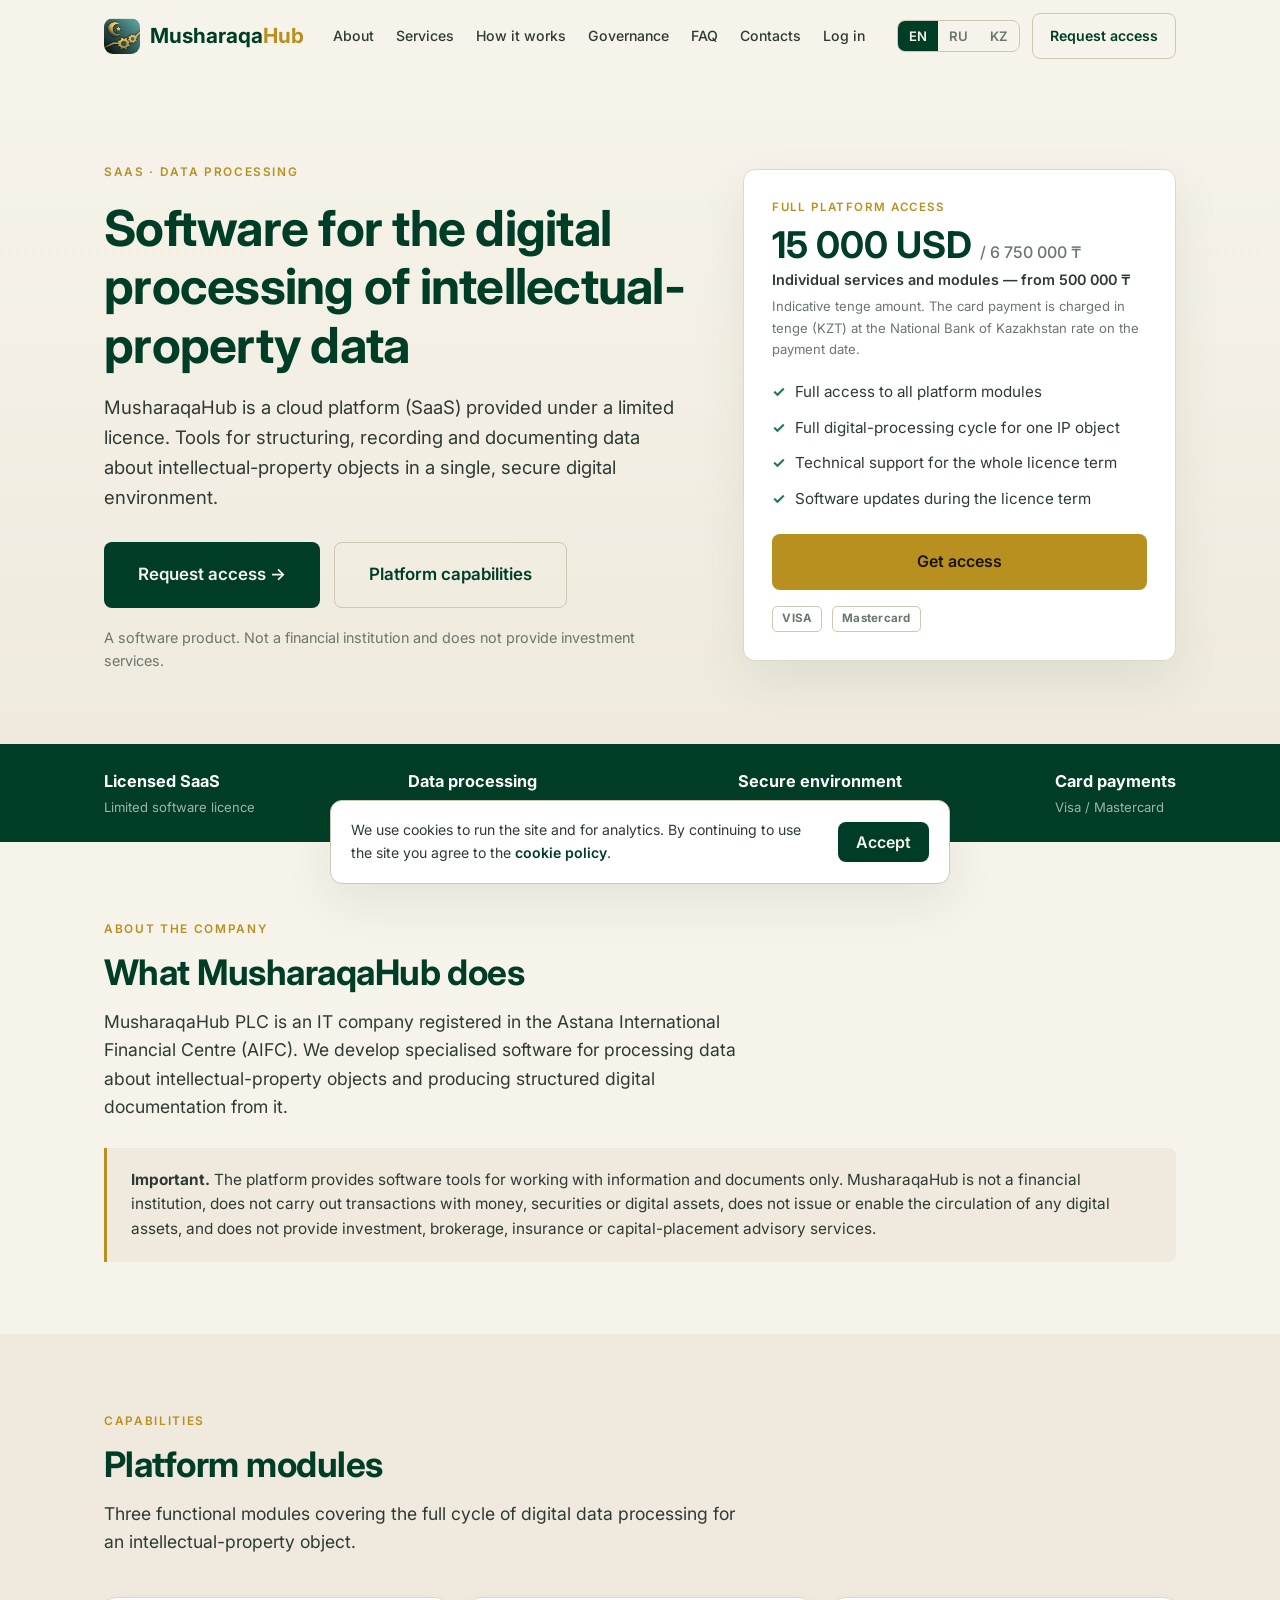
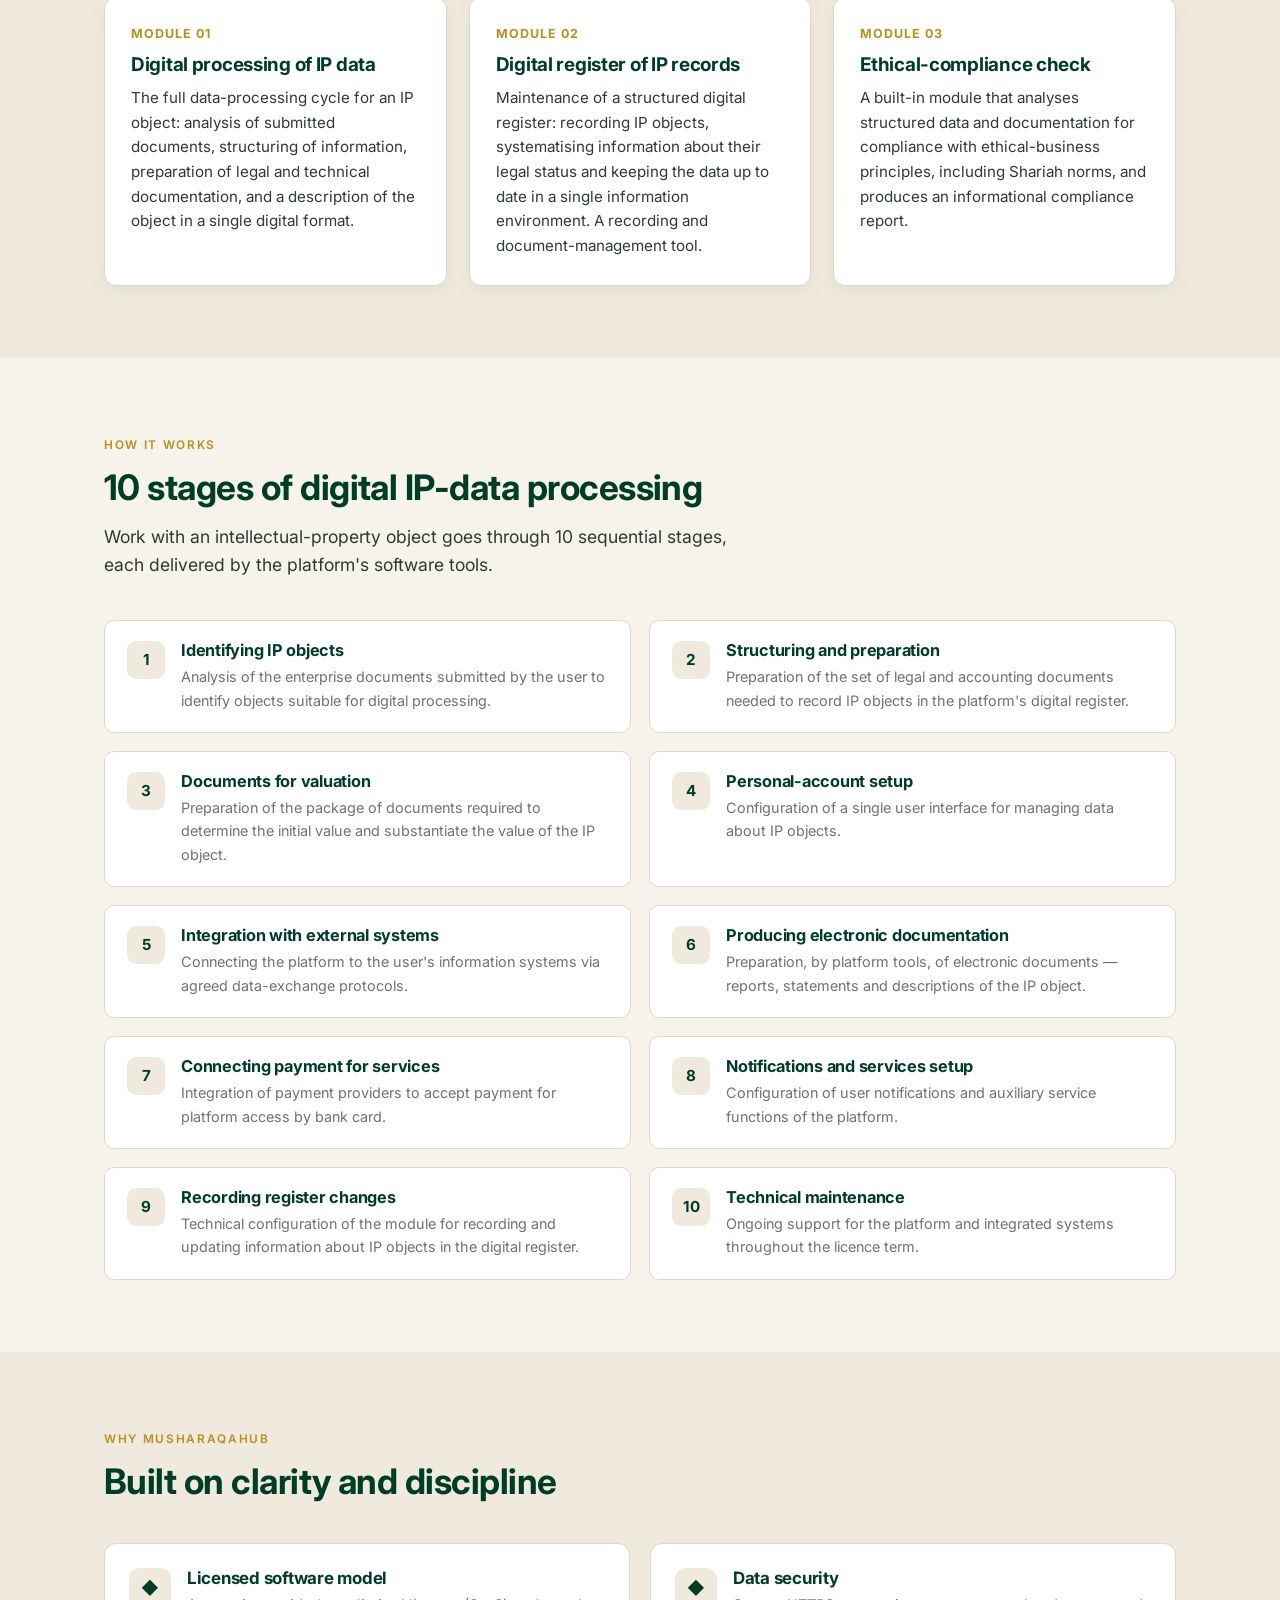
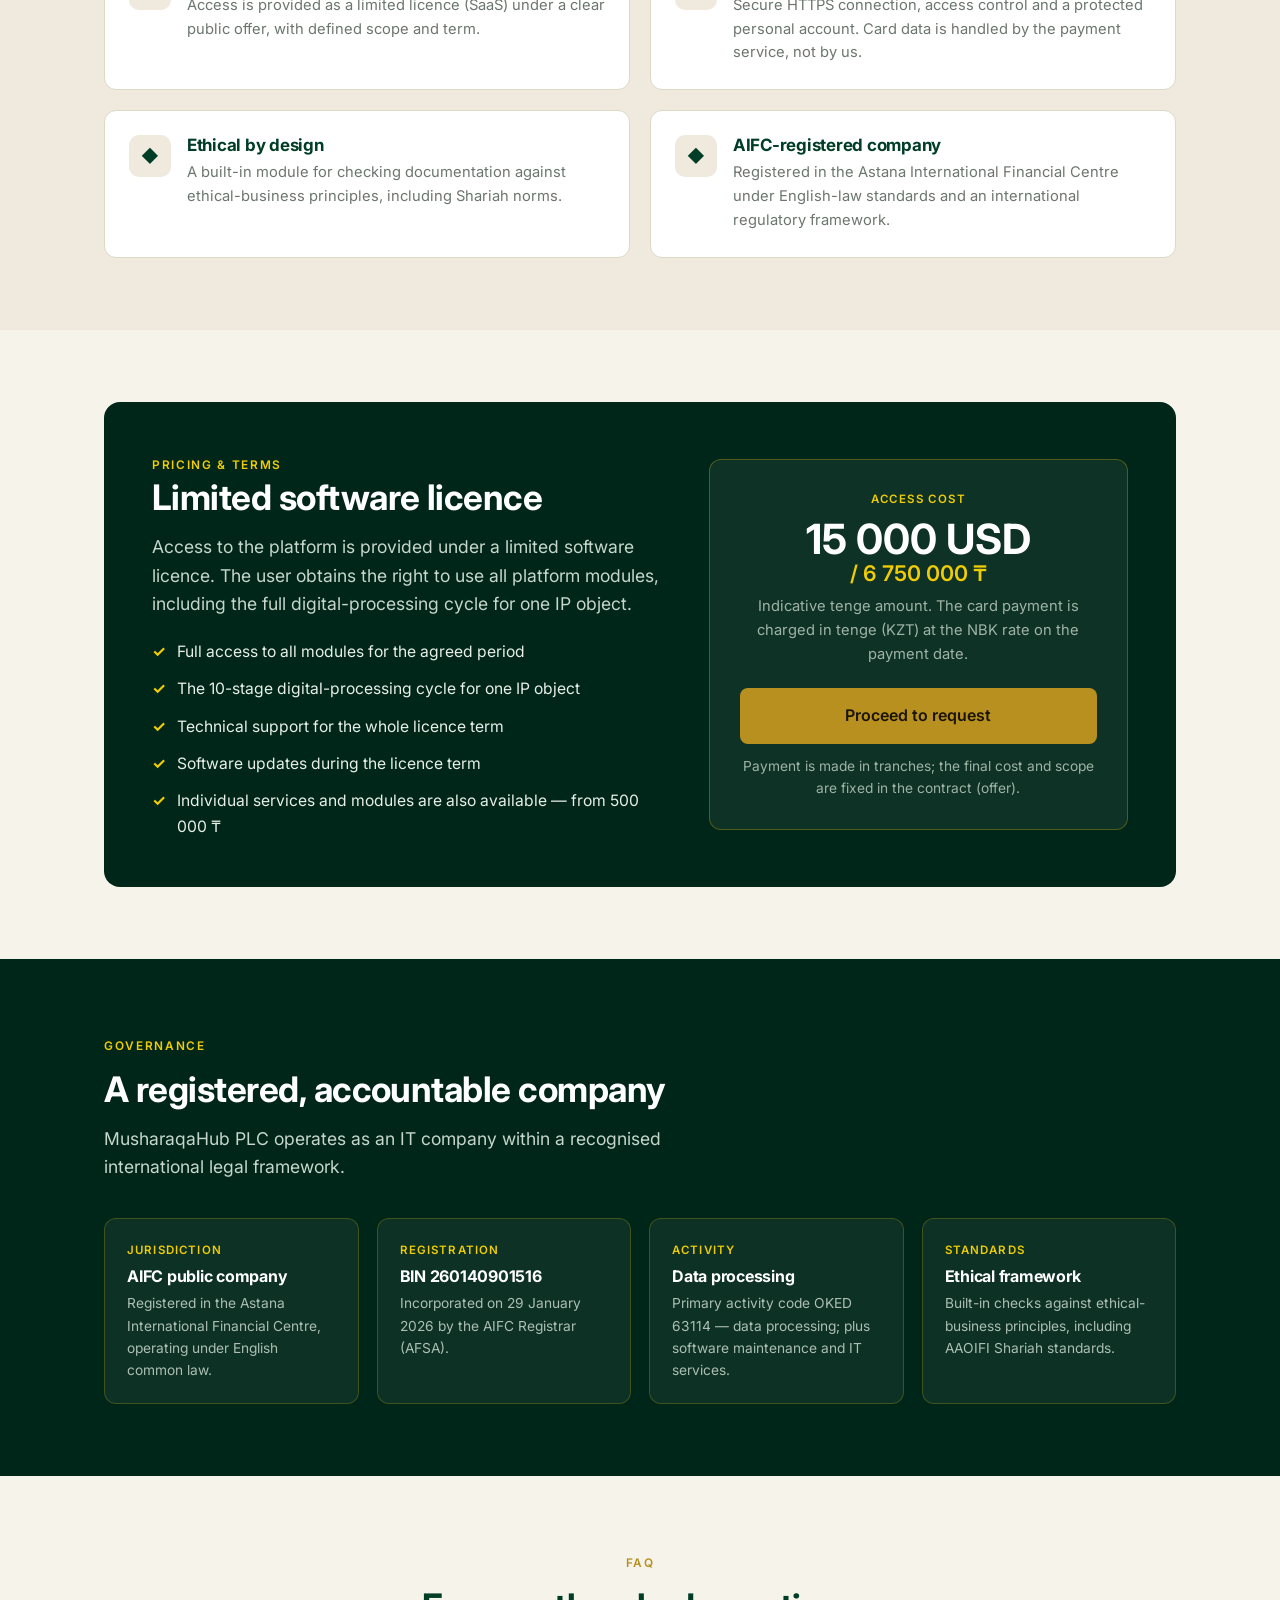
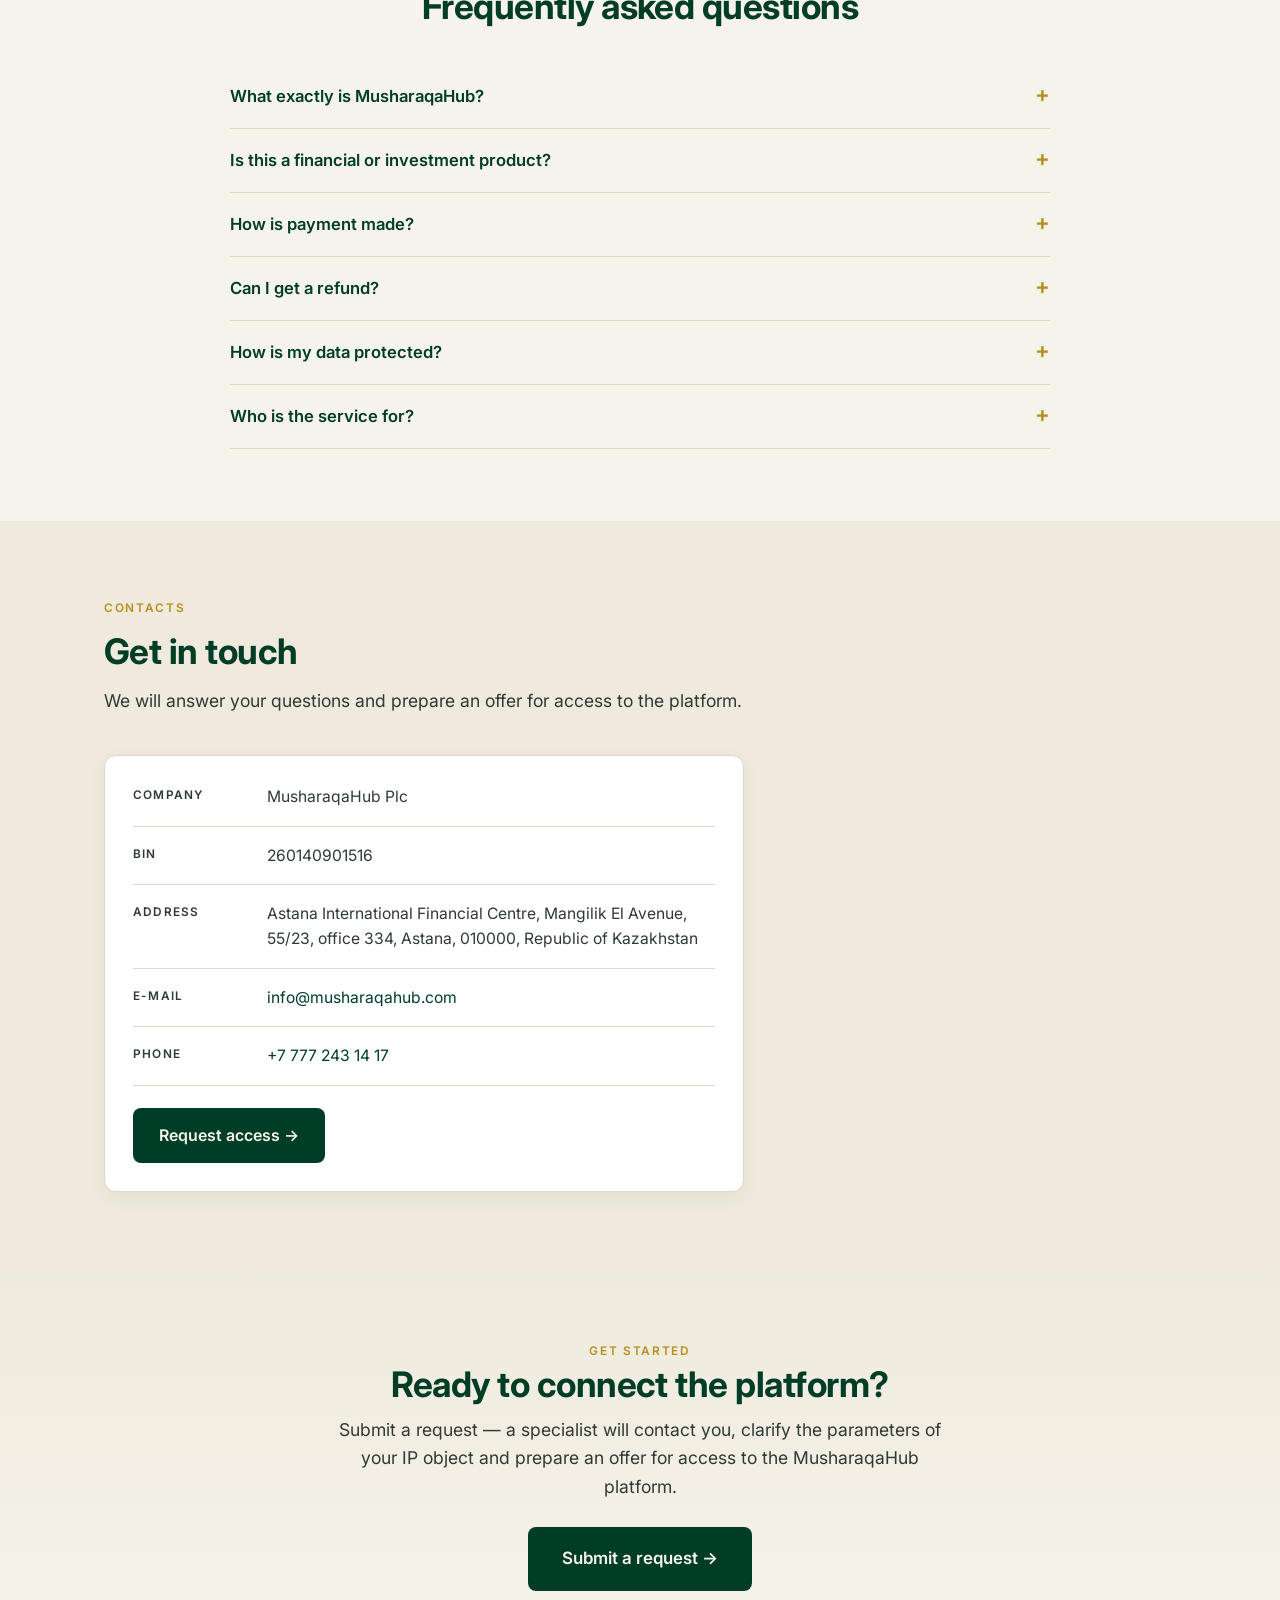
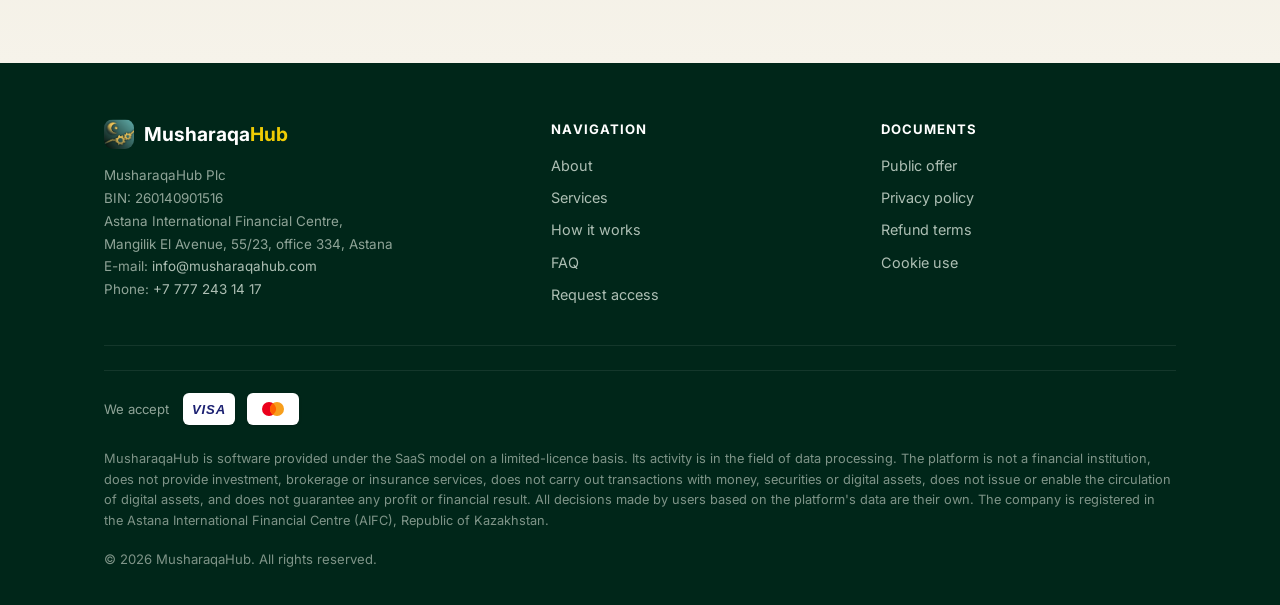
<file: index.html>
<!doctype html>
<html lang="en">
<head>
<meta charset="utf-8">
<meta name="viewport" content="width=device-width, initial-scale=1">
<title data-i18n="meta.title">MusharaqaHub — Software for data processing and IP structuring</title>
<meta name="description" data-i18n-meta="meta.desc" content="MusharaqaHub is cloud software (SaaS) for structuring, recording and documenting data about intellectual-property objects in a single secure environment.">
<link rel="icon" href="logo-icon.png" type="image/png">
<link rel="preconnect" href="https://fonts.googleapis.com">
<link rel="preconnect" href="https://fonts.gstatic.com" crossorigin>
<link href="https://fonts.googleapis.com/css2?family=Inter:wght@400;500;600;700&display=swap" rel="stylesheet">
<link rel="stylesheet" href="styles.css">
<meta property="og:title" content="MusharaqaHub — Software for data processing and IP structuring">
<meta property="og:description" content="Cloud SaaS for structuring and documenting data about intellectual-property objects.">
<meta property="og:type" content="website">
<meta property="og:url" content="https://www.musharaqahub.com/">
</head>
<body>

<header class="site" id="top">
  <div class="shell nav">
    <a href="#top" class="brand"><img class="mark" src="logo-icon.png" alt=""><span class="bn">Musharaqa<b>Hub</b></span></a>
    <nav class="nav-links" id="navlinks">
      <a href="#about" data-i18n="nav.about">About</a>
      <a href="#services" data-i18n="nav.services">Services</a>
      <a href="#process" data-i18n="nav.process">How it works</a>
      <a href="#governance" data-i18n="nav.governance">Governance</a>
      <a href="#faq" data-i18n="nav.faq">FAQ</a>
      <a href="#contacts" data-i18n="nav.contacts">Contacts</a>
      <a href="cabinet.html" data-i18n="nav.login">Log in</a>
    </nav>
    <div class="nav-cta">
      <div class="lang-switch">
        <button type="button" data-lang="en" class="active" onclick="setLang('en')">EN</button>
        <button type="button" data-lang="ru" onclick="setLang('ru')">RU</button><button type="button" data-lang="kz" onclick="setLang('kz')">KZ</button>
      </div>
      <a href="order.html" class="btn btn-ghost" data-i18n="nav.cta">Request access</a>
      <button class="menu-btn" aria-label="Menu" onclick="document.getElementById('navlinks').classList.toggle('open')"><span></span><span></span><span></span></button>
    </div>
  </div>
</header>

<!-- HERO -->
<section class="hero">
  <div class="shell hero-grid">
    <div>
      <span class="eyebrow" data-i18n="hero.eyebrow">SaaS · Data processing</span>
      <h1 data-i18n="hero.h1">Software for the digital processing of intellectual-property data</h1>
      <p class="lead" data-i18n="hero.lead">MusharaqaHub is a cloud platform (SaaS) provided under a limited licence. Tools for structuring, recording and documenting data about intellectual-property objects in a single, secure digital environment.</p>
      <div class="hero-actions">
        <a href="order.html" class="btn btn-primary btn-lg" data-i18n="hero.cta1">Request access →</a>
        <a href="#services" class="btn btn-ghost btn-lg" data-i18n="hero.cta2">Platform capabilities</a>
      </div>
      <p class="hero-note" data-i18n="hero.note">A software product. Not a financial institution and does not provide investment services.</p>
    </div>
    <div class="hero-card">
      <div class="k" data-i18n="card.k">Full platform access</div>
      <div class="price">15 000 USD <small>/ 6 750 000 ₸</small></div>
      <div class="price-from" data-i18n="card.from">Individual services and modules — from 500 000 ₸</div>
      <div class="hint" data-i18n="card.cur">Indicative tenge amount. The card payment is charged in tenge (KZT) at the National Bank of Kazakhstan rate on the payment date.</div>
      <ul>
        <li data-i18n="card.li1">Full access to all platform modules</li>
        <li data-i18n="card.li2">Full digital-processing cycle for one IP object</li>
        <li data-i18n="card.li3">Technical support for the whole licence term</li>
        <li data-i18n="card.li4">Software updates during the licence term</li>
      </ul>
      <a href="order.html" class="btn btn-gold btn-block" data-i18n="card.btn">Get access</a>
      <div class="pay-badges"><span class="pb">VISA</span><span class="pb">Mastercard</span></div>
    </div>
  </div>
</section>

<!-- TRUST STRIP -->
<div class="strip">
  <div class="shell">
    <div class="item"><b data-i18n="strip.1t">Licensed SaaS</b><span data-i18n="strip.1s">Limited software licence</span></div>
    <div class="item"><b data-i18n="strip.2t">Data processing</b><span data-i18n="strip.2s">Structuring & documentation</span></div>
    <div class="item"><b data-i18n="strip.3t">Secure environment</b><span data-i18n="strip.3s">HTTPS, access control</span></div>
    <div class="item"><b data-i18n="strip.4t">Card payments</b><span data-i18n="strip.4s">Visa / Mastercard</span></div>
  </div>
</div>

<!-- ABOUT -->
<section id="about">
  <div class="shell">
    <div class="block-head">
      <span class="eyebrow" data-i18n="about.eyebrow">About the company</span>
      <h2 data-i18n="about.h2">What MusharaqaHub does</h2>
      <p class="lead" data-i18n="about.lead">MusharaqaHub PLC is an IT company registered in the Astana International Financial Centre (AIFC). We develop specialised software for processing data about intellectual-property objects and producing structured digital documentation from it.</p>
    </div>
    <div class="callout">
      <p data-i18n="about.callout"><strong>Important.</strong> The platform provides software tools for working with information and documents only. MusharaqaHub is not a financial institution, does not carry out transactions with money, securities or digital assets, does not issue or enable the circulation of any digital assets, and does not provide investment, brokerage, insurance or capital-placement advisory services.</p>
    </div>
  </div>
</section>

<!-- SERVICES -->
<section id="services" style="background:var(--paper-2)">
  <div class="shell">
    <div class="block-head">
      <span class="eyebrow" data-i18n="serv.eyebrow">Capabilities</span>
      <h2 data-i18n="serv.h2">Platform modules</h2>
      <p class="lead" data-i18n="serv.lead">Three functional modules covering the full cycle of digital data processing for an intellectual-property object.</p>
    </div>
    <div class="cards">
      <div class="card">
        <div class="num" data-i18n="serv.m1n">MODULE 01</div>
        <h3 data-i18n="serv.m1h">Digital processing of IP data</h3>
        <p data-i18n="serv.m1p">The full data-processing cycle for an IP object: analysis of submitted documents, structuring of information, preparation of legal and technical documentation, and a description of the object in a single digital format.</p>
      </div>
      <div class="card">
        <div class="num" data-i18n="serv.m2n">MODULE 02</div>
        <h3 data-i18n="serv.m2h">Digital register of IP records</h3>
        <p data-i18n="serv.m2p">Maintenance of a structured digital register: recording IP objects, systematising information about their legal status and keeping the data up to date in a single information environment. A recording and document-management tool.</p>
      </div>
      <div class="card">
        <div class="num" data-i18n="serv.m3n">MODULE 03</div>
        <h3 data-i18n="serv.m3h">Ethical-compliance check</h3>
        <p data-i18n="serv.m3p">A built-in module that analyses structured data and documentation for compliance with ethical-business principles, including Shariah norms, and produces an informational compliance report.</p>
      </div>
    </div>
  </div>
</section>

<!-- PROCESS -->
<section id="process">
  <div class="shell">
    <div class="block-head">
      <span class="eyebrow" data-i18n="proc.eyebrow">How it works</span>
      <h2 data-i18n="proc.h2">10 stages of digital IP-data processing</h2>
      <p class="lead" data-i18n="proc.lead">Work with an intellectual-property object goes through 10 sequential stages, each delivered by the platform's software tools.</p>
    </div>
    <div class="steps">
      <div class="step"><div class="n">1</div><div><h3 data-i18n="proc.s1h">Identifying IP objects</h3><p data-i18n="proc.s1p">Analysis of the enterprise documents submitted by the user to identify objects suitable for digital processing.</p></div></div>
      <div class="step"><div class="n">2</div><div><h3 data-i18n="proc.s2h">Structuring and preparation</h3><p data-i18n="proc.s2p">Preparation of the set of legal and accounting documents needed to record IP objects in the platform's digital register.</p></div></div>
      <div class="step"><div class="n">3</div><div><h3 data-i18n="proc.s3h">Documents for valuation</h3><p data-i18n="proc.s3p">Preparation of the package of documents required to determine the initial value and substantiate the value of the IP object.</p></div></div>
      <div class="step"><div class="n">4</div><div><h3 data-i18n="proc.s4h">Personal-account setup</h3><p data-i18n="proc.s4p">Configuration of a single user interface for managing data about IP objects.</p></div></div>
      <div class="step"><div class="n">5</div><div><h3 data-i18n="proc.s5h">Integration with external systems</h3><p data-i18n="proc.s5p">Connecting the platform to the user's information systems via agreed data-exchange protocols.</p></div></div>
      <div class="step"><div class="n">6</div><div><h3 data-i18n="proc.s6h">Producing electronic documentation</h3><p data-i18n="proc.s6p">Preparation, by platform tools, of electronic documents — reports, statements and descriptions of the IP object.</p></div></div>
      <div class="step"><div class="n">7</div><div><h3 data-i18n="proc.s7h">Connecting payment for services</h3><p data-i18n="proc.s7p">Integration of payment providers to accept payment for platform access by bank card.</p></div></div>
      <div class="step"><div class="n">8</div><div><h3 data-i18n="proc.s8h">Notifications and services setup</h3><p data-i18n="proc.s8p">Configuration of user notifications and auxiliary service functions of the platform.</p></div></div>
      <div class="step"><div class="n">9</div><div><h3 data-i18n="proc.s9h">Recording register changes</h3><p data-i18n="proc.s9p">Technical configuration of the module for recording and updating information about IP objects in the digital register.</p></div></div>
      <div class="step"><div class="n">10</div><div><h3 data-i18n="proc.s10h">Technical maintenance</h3><p data-i18n="proc.s10p">Ongoing support for the platform and integrated systems throughout the licence term.</p></div></div>
    </div>
  </div>
</section>

<!-- WHY -->
<section id="why" style="background:var(--paper-2)">
  <div class="shell">
    <div class="block-head">
      <span class="eyebrow" data-i18n="why.eyebrow">Why MusharaqaHub</span>
      <h2 data-i18n="why.h2">Built on clarity and discipline</h2>
    </div>
    <div class="why-grid">
      <div class="why-item"><div class="ic">◆</div><div><h3 data-i18n="why.1h">Licensed software model</h3><p data-i18n="why.1p">Access is provided as a limited licence (SaaS) under a clear public offer, with defined scope and term.</p></div></div>
      <div class="why-item"><div class="ic">◆</div><div><h3 data-i18n="why.2h">Data security</h3><p data-i18n="why.2p">Secure HTTPS connection, access control and a protected personal account. Card data is handled by the payment service, not by us.</p></div></div>
      <div class="why-item"><div class="ic">◆</div><div><h3 data-i18n="why.3h">Ethical by design</h3><p data-i18n="why.3p">A built-in module for checking documentation against ethical-business principles, including Shariah norms.</p></div></div>
      <div class="why-item"><div class="ic">◆</div><div><h3 data-i18n="why.4h">AIFC-registered company</h3><p data-i18n="why.4p">Registered in the Astana International Financial Centre under English-law standards and an international regulatory framework.</p></div></div>
    </div>
  </div>
</section>

<!-- PRICE -->
<section id="price">
  <div class="shell">
    <div class="price-wrap">
      <div>
        <span class="eyebrow" style="color:var(--gold-soft)" data-i18n="price.eyebrow">Pricing & terms</span>
        <h2 data-i18n="price.h2">Limited software licence</h2>
        <p class="lead" data-i18n="price.lead">Access to the platform is provided under a limited software licence. The user obtains the right to use all platform modules, including the full digital-processing cycle for one IP object.</p>
        <ul>
          <li data-i18n="price.li1">Full access to all modules for the agreed period</li>
          <li data-i18n="price.li2">The 10-stage digital-processing cycle for one IP object</li>
          <li data-i18n="price.li3">Technical support for the whole licence term</li>
          <li data-i18n="price.li4">Software updates during the licence term</li>
          <li data-i18n="price.li5">Individual services and modules are also available — from 500 000 ₸</li>
        </ul>
      </div>
      <div class="price-box">
        <div class="k" style="color:var(--gold-soft);font-size:.72rem;letter-spacing:.12em;text-transform:uppercase;font-weight:600" data-i18n="price.boxk">Access cost</div>
        <div class="big" style="margin-top:10px">15 000 USD</div>
        <div class="big-kzt">/ 6 750 000 ₸</div>
        <div class="cur" data-i18n="price.boxcur">Indicative tenge amount. The card payment is charged in tenge (KZT) at the NBK rate on the payment date.</div>
        <a href="order.html" class="btn btn-gold btn-block" data-i18n="price.boxbtn">Proceed to request</a>
        <div class="small" style="color:#9FB4A6;margin-top:12px" data-i18n="price.boxnote">Payment is made in tranches; the final cost and scope are fixed in the contract (offer).</div>
      </div>
    </div>
  </div>
</section>

<!-- GOVERNANCE -->
<section id="governance" class="gov">
  <div class="shell">
    <div class="block-head">
      <span class="eyebrow" style="color:var(--gold-soft)" data-i18n="gov.eyebrow">Governance</span>
      <h2 data-i18n="gov.h2">A registered, accountable company</h2>
      <p class="lead" data-i18n="gov.lead">MusharaqaHub PLC operates as an IT company within a recognised international legal framework.</p>
    </div>
    <div class="gov-grid">
      <div class="gov-card"><div class="k" data-i18n="gov.c1k">Jurisdiction</div><h3 data-i18n="gov.c1h">AIFC public company</h3><p data-i18n="gov.c1p">Registered in the Astana International Financial Centre, operating under English common law.</p></div>
      <div class="gov-card"><div class="k" data-i18n="gov.c2k">Registration</div><h3 data-i18n="gov.c2h">BIN 260140901516</h3><p data-i18n="gov.c2p">Incorporated on 29 January 2026 by the AIFC Registrar (AFSA).</p></div>
      <div class="gov-card"><div class="k" data-i18n="gov.c3k">Activity</div><h3 data-i18n="gov.c3h">Data processing</h3><p data-i18n="gov.c3p">Primary activity code OKED 63114 — data processing; plus software maintenance and IT services.</p></div>
      <div class="gov-card"><div class="k" data-i18n="gov.c4k">Standards</div><h3 data-i18n="gov.c4h">Ethical framework</h3><p data-i18n="gov.c4p">Built-in checks against ethical-business principles, including AAOIFI Shariah standards.</p></div>
    </div>
  </div>
</section>

<!-- FAQ -->
<section id="faq">
  <div class="shell">
    <div class="block-head" style="text-align:center;margin:0 auto">
      <span class="eyebrow" data-i18n="faq.eyebrow">FAQ</span>
      <h2 data-i18n="faq.h2">Frequently asked questions</h2>
    </div>
    <div class="faq">
      <details><summary data-i18n="faq.q1">What exactly is MusharaqaHub?</summary><p data-i18n="faq.a1">It is cloud software (SaaS) provided under a limited licence. It gives you tools to structure, record and document data about intellectual-property objects. It is a software product, not a financial service.</p></details>
      <details><summary data-i18n="faq.q2">Is this a financial or investment product?</summary><p data-i18n="faq.a2">No. The platform does not carry out transactions with money, securities or digital assets, does not issue or circulate digital assets, and does not provide investment or brokerage services. All decisions a user makes based on the data are their own.</p></details>
      <details><summary data-i18n="faq.q3">How is payment made?</summary><p data-i18n="faq.a3">By bank card (Visa, Mastercard) through internet acquiring. Card payments are processed in tenge (KZT) at the National Bank of Kazakhstan rate on the payment date. Payment can be made in tranches by agreement.</p></details>
      <details><summary data-i18n="faq.q4">Can I get a refund?</summary><p data-i18n="faq.a4">Yes, under the conditions set out in our Refund Terms — in full before access is granted, and pro rata for work already performed thereafter. Refunds are made to the same bank card.</p></details>
      <details><summary data-i18n="faq.q5">How is my data protected?</summary><p data-i18n="faq.a5">Data is transmitted over a secure HTTPS connection with access control and a protected personal account. Bank-card data is handled by the payment service and is not stored by us.</p></details>
      <details><summary data-i18n="faq.q6">Who is the service for?</summary><p data-i18n="faq.a6">Individuals, sole proprietors and companies that need to structure and document data about their intellectual-property objects.</p></details>
    </div>
  </div>
</section>

<!-- CONTACTS -->
<section id="contacts" style="background:var(--paper-2)">
  <div class="shell">
    <div class="block-head">
      <span class="eyebrow" data-i18n="cont.eyebrow">Contacts</span>
      <h2 data-i18n="cont.h2">Get in touch</h2>
      <p class="lead" data-i18n="cont.lead">We will answer your questions and prepare an offer for access to the platform.</p>
    </div>
    <div class="contact-grid">
      <div class="contact-info">
        <div class="row"><div class="k" data-i18n="cont.company">Company</div><div class="v">MusharaqaHub Plc</div></div>
        <div class="row"><div class="k">BIN</div><div class="v">260140901516</div></div>
        <div class="row"><div class="k" data-i18n="cont.addr">Address</div><div class="v" data-i18n="cont.addrv">Astana International Financial Centre, Mangilik El Avenue, 55/23, office 334, Astana, 010000, Republic of Kazakhstan</div></div>
        <div class="row"><div class="k">E-mail</div><div class="v"><a href="mailto:info@musharaqahub.com">info@musharaqahub.com</a></div></div>
        <div class="row"><div class="k" data-i18n="cont.phone">Phone</div><div class="v"><a href="tel:+77772431417">+7 777 243 14 17</a></div></div>
        <div style="margin-top:22px"><a href="order.html" class="btn btn-primary" data-i18n="cont.btn">Request access →</a></div>
      </div>
    </div>
  </div>
</section>

<!-- CTA -->
<section class="cta">
  <div class="shell">
    <span class="eyebrow" data-i18n="cta.eyebrow">Get started</span>
    <h2 data-i18n="cta.h2">Ready to connect the platform?</h2>
    <p class="lead" style="margin:10px auto 0" data-i18n="cta.lead">Submit a request — a specialist will contact you, clarify the parameters of your IP object and prepare an offer for access to the MusharaqaHub platform.</p>
    <div style="margin-top:26px"><a href="order.html" class="btn btn-primary btn-lg" data-i18n="cta.btn">Submit a request →</a></div>
  </div>
</section>

<!-- FOOTER -->
<footer class="site">
  <div class="shell">
    <div class="cols">
      <div>
        <div class="brand" style="font-size:1.2rem"><img class="mark" src="logo-icon.png" alt="" style="width:30px;height:30px"><span class="bn">Musharaqa<b style="color:var(--gold-soft)">Hub</b></span></div>
        <p class="reqs">
          MusharaqaHub Plc<br>
          BIN: 260140901516<br>
          <span data-i18n="foot.addr">Astana International Financial Centre,<br>Mangilik El Avenue, 55/23, office 334, Astana</span><br>
          E-mail: <a href="mailto:info@musharaqahub.com" style="display:inline">info@musharaqahub.com</a><br>
          <span data-i18n="foot.tel">Phone</span>: <a href="tel:+77772431417" style="display:inline">+7 777 243 14 17</a>
        </p>
      </div>
      <div>
        <h4 data-i18n="foot.nav">Navigation</h4>
        <a href="#about" data-i18n="nav.about">About</a>
        <a href="#services" data-i18n="nav.services">Services</a>
        <a href="#process" data-i18n="nav.process">How it works</a>
        <a href="#faq" data-i18n="nav.faq">FAQ</a>
        <a href="order.html" data-i18n="nav.cta">Request access</a>
      </div>
      <div>
        <h4 data-i18n="foot.docs">Documents</h4>
        <a href="oferta.html" data-i18n="foot.offer">Public offer</a>
        <a href="privacy.html" data-i18n="foot.privacy">Privacy policy</a>
        <a href="refund.html" data-i18n="foot.refund">Refund terms</a>
        <a href="privacy.html#cookie" data-i18n="foot.cookie">Cookie use</a>
      </div>
    </div>
    <div class="pay-foot">
      <span class="lbl" data-i18n="foot.accept">We accept</span>
      <span class="card-badge" aria-label="Visa"><svg width="42" height="15" viewBox="0 0 48 16" xmlns="http://www.w3.org/2000/svg"><text x="24" y="13" text-anchor="middle" font-family="Arial,Helvetica,sans-serif" font-size="15" font-weight="700" font-style="italic" letter-spacing="1" fill="#1A1F71">VISA</text></svg></span>
      <span class="card-badge" aria-label="Mastercard"><svg width="38" height="24" viewBox="0 0 38 24" xmlns="http://www.w3.org/2000/svg"><circle cx="15" cy="12" r="7" fill="#EB001B"/><circle cx="23" cy="12" r="7" fill="#F79E1B"/><path fill="#FF5F00" d="M19 6.3c1.9 1.6 3.1 4 3.1 5.7s-1.2 4.1-3.1 5.7c-1.9-1.6-3.1-4-3.1-5.7s1.2-4.1 3.1-5.7z"/></svg></span>
    </div>
    <p class="disclaimer" data-i18n="foot.disc">MusharaqaHub is software provided under the SaaS model on a limited-licence basis. Its activity is in the field of data processing. The platform is not a financial institution, does not provide investment, brokerage or insurance services, does not carry out transactions with money, securities or digital assets, does not issue or enable the circulation of digital assets, and does not guarantee any profit or financial result. All decisions made by users based on the platform's data are their own. The company is registered in the Astana International Financial Centre (AIFC), Republic of Kazakhstan.</p>
    <p class="copy">© 2026 MusharaqaHub. <span data-i18n="foot.rights">All rights reserved.</span></p>
  </div>
</footer>

<div class="cookie" id="cookie">
  <span data-i18n="cookie.txt">We use cookies to run the site and for analytics. By continuing to use the site you agree to the <a href="privacy.html#cookie" style="color:var(--ink);font-weight:600">cookie policy</a>.</span>
  <button class="btn btn-primary" onclick="acceptCookie()" data-i18n="cookie.btn">Accept</button>
</div>

<script>
const RU = {
 "meta.title":"MusharaqaHub — ПО для обработки данных и структурирования ИС",
 "meta.desc":"MusharaqaHub — облачное ПО (SaaS) для структурирования, учёта и документирования данных об объектах интеллектуальной собственности в единой защищённой среде.",
 "nav.about":"О компании","nav.services":"Услуги","nav.process":"Как работает","nav.governance":"Правовой статус","nav.faq":"FAQ","nav.contacts":"Контакты","nav.login":"Войти","nav.cta":"Оставить заявку",
 "hero.eyebrow":"SaaS · Обработка данных",
 "hero.h1":"Программное обеспечение для цифровой обработки данных об интеллектуальной собственности",
 "hero.lead":"MusharaqaHub — облачная платформа (SaaS), предоставляемая по модели ограниченной лицензии. Инструменты для структурирования, учёта и документирования данных об объектах интеллектуальной собственности в единой защищённой цифровой среде.",
 "hero.cta1":"Оставить заявку →","hero.cta2":"Возможности платформы",
 "hero.note":"Программный продукт. Не является финансовой организацией и не оказывает инвестиционных услуг.",
 "card.k":"Полный доступ к платформе","card.per":"/ лицензия","card.from":"Отдельные услуги и модули — от 500 000 ₸",
 "card.cur":"Ориентировочная сумма в тенге. Оплата картой списывается в тенге (KZT) по курсу Национального Банка РК на дату платежа.",
 "card.li1":"Полный доступ ко всем модулям платформы","card.li2":"Полный цикл цифровой обработки одного объекта ИС","card.li3":"Техническая поддержка на весь срок лицензии","card.li4":"Обновления ПО в течение срока лицензии",
 "card.btn":"Оформить доступ",
 "strip.1t":"SaaS по лицензии","strip.1s":"Ограниченная лицензия на ПО","strip.2t":"Обработка данных","strip.2s":"Структурирование и документооборот","strip.3t":"Защищённая среда","strip.3s":"HTTPS, разграничение доступа","strip.4t":"Оплата картой","strip.4s":"Visa / Mastercard",
 "about.eyebrow":"О компании","about.h2":"Чем занимается MusharaqaHub",
 "about.lead":"MusharaqaHUB PLC — IT-компания, зарегистрированная в Международном финансовом центре «Астана» (МФЦА). Мы разрабатываем специализированное программное обеспечение для обработки данных об объектах интеллектуальной собственности и формирования на их основе структурированной цифровой документации.",
 "about.callout":"<strong>Важно.</strong> Платформа предоставляет исключительно программные инструменты для работы с информацией и документами. MusharaqaHub не является финансовой организацией, не осуществляет операций с денежными средствами, ценными бумагами или цифровыми активами, не выпускает и не обеспечивает оборот цифровых активов и не оказывает инвестиционных, брокерских, страховых или консультационных услуг в сфере размещения капитала.",
 "serv.eyebrow":"Возможности","serv.h2":"Модули платформы","serv.lead":"Три функциональных модуля для полного цикла цифровой обработки данных об объекте интеллектуальной собственности.",
 "serv.m1n":"МОДУЛЬ 01","serv.m1h":"Цифровая обработка данных об ИС","serv.m1p":"Полный цикл обработки данных об объекте ИС: анализ предоставленных документов, структурирование информации, подготовка юридической и технической документации, формирование описания объекта в едином цифровом формате.",
 "serv.m2n":"МОДУЛЬ 02","serv.m2h":"Цифровой реестр сведений об ИС","serv.m2p":"Ведение структурированного цифрового реестра: учёт объектов ИС, систематизация сведений об их правовом статусе и актуализация данных в единой информационной среде. Инструмент учёта и документооборота.",
 "serv.m3n":"МОДУЛЬ 03","serv.m3h":"Проверка на соответствие нормам этики","serv.m3p":"Встроенный модуль анализа структурированных данных и документации на соответствие принципам этичного ведения деятельности, включая нормы Шариата, с формированием информационного отчёта о соответствии.",
 "proc.eyebrow":"Как работает","proc.h2":"10 этапов цифровой обработки данных об ИС","proc.lead":"Работа с объектом интеллектуальной собственности проходит через 10 последовательных этапов, каждый из которых реализуется программными средствами платформы.",
 "proc.s1h":"Выявление объектов ИС","proc.s1p":"Анализ предоставленных пользователем документов предприятия для определения объектов, подходящих для цифровой обработки.",
 "proc.s2h":"Структурирование и подготовка","proc.s2p":"Формирование комплекта юридической и учётной документации для внесения сведений об объектах ИС в цифровой реестр платформы.",
 "proc.s3h":"Подготовка документов для оценки","proc.s3p":"Формирование пакета документов, необходимых для определения первоначальной и обоснования стоимости объекта ИС.",
 "proc.s4h":"Настройка личного кабинета","proc.s4p":"Настройка единого пользовательского интерфейса для управления данными об объектах ИС.",
 "proc.s5h":"Интеграция с внешними системами","proc.s5p":"Подключение платформы к информационным системам пользователя по согласованным протоколам обмена данными.",
 "proc.s6h":"Формирование электронной документации","proc.s6p":"Подготовка средствами платформы электронных документов — отчётов, выписок и описаний об объекте ИС.",
 "proc.s7h":"Подключение оплаты услуг","proc.s7p":"Интеграция платёжных провайдеров для приёма оплаты доступа к платформе банковскими картами.",
 "proc.s8h":"Настройка уведомлений и сервисов","proc.s8p":"Конфигурация пользовательских уведомлений и вспомогательных сервисных функций платформы.",
 "proc.s9h":"Учёт изменений в реестре","proc.s9p":"Техническая настройка модуля для учёта и актуализации сведений об объектах ИС в цифровом реестре.",
 "proc.s10h":"Техническое сопровождение","proc.s10p":"Постоянная поддержка работоспособности платформы и интегрированных систем в течение срока действия лицензии.",
 "why.eyebrow":"Почему MusharaqaHub","why.h2":"Построено на ясности и дисциплине",
 "why.1h":"Лицензионная модель ПО","why.1p":"Доступ предоставляется как ограниченная лицензия (SaaS) по прозрачной публичной оферте, с определённым объёмом и сроком.",
 "why.2h":"Безопасность данных","why.2p":"Защищённое соединение HTTPS, разграничение доступа и защищённый личный кабинет. Данные карты обрабатывает платёжный сервис, а не мы.",
 "why.3h":"Этичность по умолчанию","why.3p":"Встроенный модуль проверки документации на соответствие принципам этичного ведения деятельности, включая нормы Шариата.",
 "why.4h":"Компания в МФЦА","why.4p":"Зарегистрирована в Международном финансовом центре «Астана» по стандартам английского права в международной регуляторной среде.",
 "price.eyebrow":"Стоимость и условия","price.h2":"Ограниченная лицензия на ПО","price.lead":"Доступ к платформе предоставляется на условиях ограниченной лицензии на программное обеспечение. Пользователь получает право использования всех модулей платформы, включая полный цикл цифровой обработки данных одного объекта ИС.",
 "price.li1":"Полный доступ ко всем модулям на согласованный период","price.li2":"10 этапов цифровой обработки одного объекта ИС","price.li3":"Техническое сопровождение на весь срок лицензии","price.li4":"Обновления программного обеспечения в течение срока лицензии","price.li5":"Доступны также отдельные услуги и модули — от 500 000 ₸",
 "price.boxk":"Стоимость доступа","price.boxcur":"Ориентировочная сумма в тенге. Списание в тенге (KZT) по курсу НБ РК на дату платежа.","price.boxbtn":"Перейти к оформлению","price.boxnote":"Оплата производится траншами; итоговая стоимость и состав услуг фиксируются в договоре (оферте).",
 "gov.eyebrow":"Правовой статус","gov.h2":"Зарегистрированная и подотчётная компания","gov.lead":"MusharaqaHUB PLC действует как IT-компания в признанной международной правовой среде.",
 "gov.c1k":"Юрисдикция","gov.c1h":"Публичная компания МФЦА","gov.c1p":"Зарегистрирована в Международном финансовом центре «Астана», действует по нормам английского общего права.",
 "gov.c2k":"Регистрация","gov.c2h":"БИН 260140901516","gov.c2p":"Зарегистрирована 29 января 2026 года Регистратором МФЦА (AFSA).",
 "gov.c3k":"Деятельность","gov.c3h":"Обработка данных","gov.c3p":"Основной ОКЭД 63114 — обработка данных; также сопровождение ПО и ИТ-услуги.",
 "gov.c4k":"Стандарты","gov.c4h":"Этическая основа","gov.c4p":"Встроенные проверки на соответствие принципам этичного ведения деятельности, включая стандарты Шариата AAOIFI.",
 "faq.eyebrow":"FAQ","faq.h2":"Частые вопросы",
 "faq.q1":"Что такое MusharaqaHub?","faq.a1":"Это облачное программное обеспечение (SaaS), предоставляемое по ограниченной лицензии. Оно даёт инструменты для структурирования, учёта и документирования данных об объектах интеллектуальной собственности. Это программный продукт, а не финансовая услуга.",
 "faq.q2":"Это финансовый или инвестиционный продукт?","faq.a2":"Нет. Платформа не осуществляет операций с денежными средствами, ценными бумагами или цифровыми активами, не выпускает и не обращает цифровые активы и не оказывает инвестиционных или брокерских услуг. Все решения пользователь принимает самостоятельно.",
 "faq.q3":"Как производится оплата?","faq.a3":"Банковской картой (Visa, Mastercard) через интернет-эквайринг. Оплата картой проводится в тенге (KZT) по курсу Национального Банка РК на дату платежа. По согласованию возможна оплата траншами.",
 "faq.q4":"Возможен ли возврат?","faq.a4":"Да, на условиях, изложенных в «Условиях возврата» — в полном объёме до предоставления доступа и пропорционально уже выполненным работам после. Возврат производится на ту же банковскую карту.",
 "faq.q5":"Как защищены мои данные?","faq.a5":"Данные передаются по защищённому соединению HTTPS с разграничением доступа и защищённым личным кабинетом. Данные банковской карты обрабатывает платёжный сервис и не хранятся у нас.",
 "faq.q6":"Для кого эта услуга?","faq.a6":"Для физических лиц, индивидуальных предпринимателей и компаний, которым нужно структурировать и документировать данные об объектах интеллектуальной собственности.",
 "cont.eyebrow":"Контакты","cont.h2":"Свяжитесь с нами","cont.lead":"Ответим на вопросы и подготовим предложение на доступ к платформе.",
 "cont.company":"Компания","cont.addr":"Адрес","cont.addrv":"Международный финансовый центр «Астана», проспект Мангилик Ел, 55/23, офис 334, г. Астана, 010000, Республика Казахстан","cont.phone":"Телефон","cont.btn":"Оставить заявку →",
 "cta.eyebrow":"Начать работу","cta.h2":"Готовы подключить платформу?","cta.lead":"Оставьте заявку — специалист свяжется с вами, уточнит параметры объекта ИС и подготовит предложение на доступ к платформе MusharaqaHub.","cta.btn":"Оформить заявку →",
 "foot.addr":"Международный финансовый центр «Астана»,<br>проспект Мангилик Ел, 55/23, офис 334, Астана","foot.tel":"Тел.",
 "foot.nav":"Навигация","foot.docs":"Документы","foot.offer":"Публичная оферта","foot.privacy":"Политика конфиденциальности","foot.refund":"Условия возврата","foot.cookie":"Использование cookie",
 "foot.disc":"MusharaqaHub — программное обеспечение, предоставляемое по модели SaaS на условиях ограниченной лицензии. Деятельность осуществляется в сфере обработки данных. Платформа не является финансовой организацией, не оказывает инвестиционных, брокерских, страховых услуг, не осуществляет операций с денежными средствами, ценными бумагами или цифровыми активами, не выпускает и не обеспечивает оборот цифровых активов, не гарантирует получение прибыли или иного финансового результата. Все решения, принимаемые пользователями на основе данных платформы, являются их самостоятельными решениями. Компания зарегистрирована в Международном финансовом центре «Астана» (МФЦА), Республика Казахстан.",
 "foot.rights":"Все права защищены.","foot.accept":"Принимаем к оплате",
 "cookie.txt":"Мы используем файлы cookie для работы сайта и аналитики. Продолжая пользоваться сайтом, вы соглашаетесь с <a href=\"privacy.html#cookie\" style=\"color:var(--ink);font-weight:600\">политикой использования cookie</a>.",
 "cookie.btn":"Принять"
};
const KZ={"meta.title": "MusharaqaHub — деректерді өңдеуге және ЗМ құрылымдауға арналған БҚ", "meta.desc": "MusharaqaHub — зияткерлік меншік объектілері туралы деректерді бірыңғай қорғалған ортада құрылымдауға, есепке алуға және құжаттауға арналған бұлттық бағдарламалық қамтамасыз ету (SaaS).", "nav.about": "Компания туралы", "nav.services": "Қызметтер", "nav.process": "Қалай жұмыс істейді", "nav.governance": "Құқықтық мәртебе", "nav.faq": "FAQ", "nav.contacts": "Байланыс", "nav.login": "Кіру", "nav.cta": "Өтінім қалдыру", "hero.eyebrow": "SaaS · Деректерді өңдеу", "hero.h1": "Зияткерлік меншік туралы деректерді цифрлық өңдеуге арналған бағдарламалық қамтамасыз ету", "hero.lead": "MusharaqaHub — шектеулі лицензия моделі бойынша ұсынылатын бұлттық платформа (SaaS). Зияткерлік меншік объектілері туралы деректерді бірыңғай қорғалған цифрлық ортада құрылымдауға, есепке алуға және құжаттауға арналған құралдар.", "hero.cta1": "Өтінім қалдыру →", "hero.cta2": "Платформа мүмкіндіктері", "hero.note": "Бағдарламалық өнім. Қаржы ұйымы болып табылмайды және инвестициялық қызметтер көрсетпейді.", "card.k": "Платформаға толық қолжетімділік", "card.per": "/ лицензия", "card.from": "Жеке қызметтер мен модульдер — 500 000 ₸-ден бастап", "card.cur": "Теңгедегі болжамды сома. Картамен төлем төлем күніне ҚР Ұлттық Банкінің бағамы бойынша теңгемен есептен шығарылады.", "card.li1": "Платформаның барлық модульдеріне толық қолжетімділік", "card.li2": "Бір ЗМ объектісін цифрлық өңдеудің толық циклі", "card.li3": "Лицензияның бүкіл мерзімі ішінде техникалық қолдау", "card.li4": "Лицензия мерзімі ішінде БҚ жаңартулары", "card.btn": "Қолжетімділік ресімдеу", "strip.1t": "Лицензия бойынша SaaS", "strip.1s": "БҚ-ға шектеулі лицензия", "strip.2t": "Деректерді өңдеу", "strip.2s": "Құрылымдау және құжат айналымы", "strip.3t": "Қорғалған орта", "strip.3s": "HTTPS, қолжетімділікті бөлу", "strip.4t": "Картамен төлем", "strip.4s": "Visa / Mastercard", "about.eyebrow": "Компания туралы", "about.h2": "MusharaqaHub немен айналысады", "about.lead": "MusharaqaHUB PLC — «Астана» халықаралық қаржы орталығында (АХҚО) тіркелген IT-компания. Біз зияткерлік меншік объектілері туралы деректерді өңдеуге және солардың негізінде құрылымдалған цифрлық құжаттама қалыптастыруға арналған мамандандырылған бағдарламалық қамтамасыз ету әзірлейміз.", "about.callout": "<strong>Маңызды.</strong> Платформа ақпаратпен және құжаттармен жұмыс істеуге арналған тек бағдарламалық құралдарды ұсынады. MusharaqaHub қаржы ұйымы болып табылмайды, ақшамен, бағалы қағаздармен немесе цифрлық активтермен операциялар жасамайды, цифрлық активтерді шығармайды және олардың айналымын қамтамасыз етпейді, капиталды орналастыру саласында инвестициялық, брокерлік, сақтандыру немесе консультациялық қызметтер көрсетпейді.", "serv.eyebrow": "Мүмкіндіктер", "serv.h2": "Платформа модульдері", "serv.lead": "Зияткерлік меншік объектісі туралы деректерді цифрлық өңдеудің толық циклі үшін үш функционалдық модуль.", "serv.m1n": "МОДУЛЬ 01", "serv.m1h": "ЗМ туралы деректерді цифрлық өңдеу", "serv.m1p": "ЗМ объектісі туралы деректерді өңдеудің толық циклі: ұсынылған құжаттарды талдау, ақпаратты құрылымдау, құқықтық және техникалық құжаттаманы дайындау, объект сипаттамасын бірыңғай цифрлық форматта қалыптастыру.", "serv.m2n": "МОДУЛЬ 02", "serv.m2h": "ЗМ туралы мәліметтердің цифрлық тізілімі", "serv.m2p": "Құрылымдалған цифрлық тізілімді жүргізу: ЗМ объектілерін есепке алу, олардың құқықтық мәртебесі туралы мәліметтерді жүйелеу және деректерді бірыңғай ақпараттық ортада өзектендіру. Есепке алу және құжат айналымы құралы.", "serv.m3n": "МОДУЛЬ 03", "serv.m3h": "Этика нормаларына сәйкестікті тексеру", "serv.m3p": "Құрылымдалған деректер мен құжаттаманы қызметті этикалық жүргізу қағидаттарына, оның ішінде Шариғат нормаларына сәйкестігіне талдайтын және сәйкестік туралы ақпараттық есеп қалыптастыратын кіріктірілген модуль.", "proc.eyebrow": "Қалай жұмыс істейді", "proc.h2": "ЗМ туралы деректерді цифрлық өңдеудің 10 кезеңі", "proc.lead": "Зияткерлік меншік объектісімен жұмыс 10 дәйекті кезеңнен өтеді, олардың әрқайсысы платформаның бағдарламалық құралдарымен іске асырылады.", "proc.s1h": "ЗМ объектілерін анықтау", "proc.s1p": "Цифрлық өңдеуге жарамды объектілерді айқындау үшін пайдаланушы ұсынған кәсіпорын құжаттарын талдау.", "proc.s2h": "Құрылымдау және дайындау", "proc.s2p": "ЗМ объектілері туралы мәліметтерді платформаның цифрлық тізіліміне енгізу үшін құқықтық және есепке алу құжаттамасының жиынтығын қалыптастыру.", "proc.s3h": "Бағалауға арналған құжаттарды дайындау", "proc.s3p": "ЗМ объектісінің бастапқы құнын айқындауға және негіздеуге қажетті құжаттар пакетін қалыптастыру.", "proc.s4h": "Жеке кабинетті баптау", "proc.s4p": "ЗМ объектілері туралы деректерді басқаруға арналған бірыңғай пайдаланушы интерфейсін баптау.", "proc.s5h": "Сыртқы жүйелермен интеграция", "proc.s5p": "Платформаны пайдаланушының ақпараттық жүйелеріне деректермен алмасудың келісілген хаттамалары бойынша қосу.", "proc.s6h": "Электрондық құжаттаманы қалыптастыру", "proc.s6p": "Платформа құралдарымен ЗМ объектісі туралы электрондық құжаттарды — есептерді, үзінділерді және сипаттамаларды дайындау.", "proc.s7h": "Қызметтер төлемін қосу", "proc.s7p": "Платформаға қолжетімділік төлемін банктік карталармен қабылдау үшін төлем провайдерлерін интеграциялау.", "proc.s8h": "Хабарламалар мен сервистерді баптау", "proc.s8p": "Пайдаланушы хабарламаларын және платформаның қосалқы сервистік функцияларын конфигурациялау.", "proc.s9h": "Тізілімдегі өзгерістерді есепке алу", "proc.s9p": "ЗМ объектілері туралы мәліметтерді цифрлық тізілімде есепке алу және өзектендіру үшін модульді техникалық баптау.", "proc.s10h": "Техникалық сүйемелдеу", "proc.s10p": "Лицензия қолданылатын мерзім ішінде платформа мен интеграцияланған жүйелердің жұмысқа қабілеттілігін тұрақты қолдау.", "why.eyebrow": "Неліктен MusharaqaHub", "why.h2": "Айқындық пен тәртіпке құрылған", "why.1h": "БҚ-ның лицензиялық моделі", "why.1p": "Қолжетімділік айқын жария оферта бойынша, айқындалған көлем мен мерзіммен шектеулі лицензия (SaaS) ретінде ұсынылады.", "why.2h": "Деректер қауіпсіздігі", "why.2p": "Қорғалған HTTPS қосылымы, қолжетімділікті бөлу және қорғалған жеке кабинет. Карта деректерін біз емес, төлем сервисі өңдейді.", "why.3h": "Әдепкі қалпы бойынша этикалылық", "why.3p": "Құжаттаманы қызметті этикалық жүргізу қағидаттарына, оның ішінде Шариғат нормаларына сәйкестігіне тексеруге арналған кіріктірілген модуль.", "why.4h": "АХҚО-дағы компания", "why.4p": "Халықаралық реттеу ортасында ағылшын құқығы стандарттары бойынша «Астана» халықаралық қаржы орталығында тіркелген.", "price.eyebrow": "Құны мен шарттары", "price.h2": "БҚ-ға шектеулі лицензия", "price.lead": "Платформаға қолжетімділік бағдарламалық қамтамасыз етуге шектеулі лицензия шарттарында ұсынылады. Пайдаланушы платформаның барлық модульдерін, оның ішінде бір ЗМ объектісі туралы деректерді цифрлық өңдеудің толық циклін пайдалану құқығын алады.", "price.li1": "Келісілген кезеңге барлық модульдерге толық қолжетімділік", "price.li2": "Бір ЗМ объектісін цифрлық өңдеудің 10 кезеңі", "price.li3": "Лицензияның бүкіл мерзімі ішінде техникалық сүйемелдеу", "price.li4": "Лицензия мерзімі ішінде бағдарламалық қамтамасыз ету жаңартулары", "price.li5": "Сондай-ақ жеке қызметтер мен модульдер қолжетімді — 500 000 ₸-ден бастап", "price.boxk": "Қолжетімділік құны", "price.boxcur": "Теңгедегі болжамды сома. Теңгемен есептен шығару төлем күніне ҚР ҰБ бағамы бойынша.", "price.boxbtn": "Ресімдеуге өту", "price.boxnote": "Төлем транштармен төленеді; қорытынды құн мен қызметтер құрамы шартта (офертада) бекітіледі.", "gov.eyebrow": "Құқықтық мәртебе", "gov.h2": "Тіркелген және есеп беретін компания", "gov.lead": "MusharaqaHUB PLC танылған халықаралық құқықтық ортада IT-компания ретінде әрекет етеді.", "gov.c1k": "Юрисдикция", "gov.c1h": "АХҚО жария компаниясы", "gov.c1p": "«Астана» халықаралық қаржы орталығында тіркелген, ағылшын жалпы құқығының нормалары бойынша әрекет етеді.", "gov.c2k": "Тіркеу", "gov.c2h": "БСН 260140901516", "gov.c2p": "2026 жылғы 29 қаңтарда АХҚО Тіркеушісі (AFSA) тіркеген.", "gov.c3k": "Қызмет түрі", "gov.c3h": "Деректерді өңдеу", "gov.c3p": "Негізгі ЭҚЖЖ 63114 — деректерді өңдеу; сондай-ақ БҚ сүйемелдеу және IT-қызметтер.", "gov.c4k": "Стандарттар", "gov.c4h": "Этикалық негіз", "gov.c4p": "Қызметті этикалық жүргізу қағидаттарына, оның ішінде AAOIFI Шариғат стандарттарына сәйкестікті кіріктірілген тексерулер.", "faq.eyebrow": "FAQ", "faq.h2": "Жиі қойылатын сұрақтар", "faq.q1": "MusharaqaHub деген не?", "faq.a1": "Бұл шектеулі лицензия бойынша ұсынылатын бұлттық бағдарламалық қамтамасыз ету (SaaS). Ол зияткерлік меншік объектілері туралы деректерді құрылымдауға, есепке алуға және құжаттауға құралдар береді. Бұл қаржылық қызмет емес, бағдарламалық өнім.", "faq.q2": "Бұл қаржылық немесе инвестициялық өнім бе?", "faq.a2": "Жоқ. Платформа ақшамен, бағалы қағаздармен немесе цифрлық активтермен операциялар жасамайды, цифрлық активтерді шығармайды және айналымға жібермейді, инвестициялық немесе брокерлік қызметтер көрсетпейді. Барлық шешімдерді пайдаланушы өз бетінше қабылдайды.", "faq.q3": "Төлем қалай жүргізіледі?", "faq.a3": "Банктік картамен (Visa, Mastercard) интернет-эквайринг арқылы. Картамен төлем төлем күніне ҚР Ұлттық Банкінің бағамы бойынша теңгемен (KZT) жүргізіледі. Келісім бойынша транштармен төлеу мүмкін.", "faq.q4": "Қайтару мүмкін бе?", "faq.a4": "Иә, «Қайтару шарттарында» баяндалған шарттарда — қолжетімділік берілгенге дейін толық көлемде және одан кейін орындалған жұмыстарға барабар. Қайтару сол банктік картаға жүргізіледі.", "faq.q5": "Менің деректерім қалай қорғалған?", "faq.a5": "Деректер қолжетімділікті бөлу және қорғалған жеке кабинет арқылы қорғалған HTTPS қосылымы бойынша беріледі. Банктік карта деректерін төлем сервисі өңдейді және бізде сақталмайды.", "faq.q6": "Бұл қызмет кімге арналған?", "faq.a6": "Зияткерлік меншік объектілері туралы деректерді құрылымдау және құжаттау қажет жеке тұлғаларға, жеке кәсіпкерлерге және компанияларға арналған.", "cont.eyebrow": "Байланыс", "cont.h2": "Бізбен байланысыңыз", "cont.lead": "Сұрақтарға жауап беріп, платформаға қолжетімділікке ұсыныс дайындаймыз.", "cont.company": "Компания", "cont.addr": "Мекенжай", "cont.addrv": "«Астана» халықаралық қаржы орталығы, Мәңгілік Ел даңғылы, 55/23, 334-кеңсе, Астана қ., 010000, Қазақстан Республикасы", "cont.phone": "Телефон", "cont.btn": "Өтінім қалдыру →", "cta.eyebrow": "Жұмысты бастау", "cta.h2": "Платформаны қосуға дайынсыз ба?", "cta.lead": "Өтінім қалдырыңыз — маман сізбен байланысып, ЗМ объектісінің параметрлерін нақтылап, MusharaqaHub платформасына қолжетімділікке ұсыныс дайындайды.", "cta.btn": "Өтінім ресімдеу →", "foot.addr": "«Астана» халықаралық қаржы орталығы,<br>Мәңгілік Ел даңғылы, 55/23, 334-кеңсе, Астана", "foot.tel": "Тел.", "foot.nav": "Навигация", "foot.docs": "Құжаттар", "foot.offer": "Жария оферта", "foot.privacy": "Құпиялылық саясаты", "foot.refund": "Қайтару шарттары", "foot.cookie": "Cookie пайдалану", "foot.disc": "MusharaqaHub — шектеулі лицензия шарттарында SaaS моделі бойынша ұсынылатын бағдарламалық қамтамасыз ету. Қызмет деректерді өңдеу саласында жүзеге асырылады. Платформа қаржы ұйымы болып табылмайды, инвестициялық, брокерлік, сақтандыру қызметтерін көрсетпейді, ақшамен, бағалы қағаздармен немесе цифрлық активтермен операциялар жасамайды, цифрлық активтерді шығармайды және олардың айналымын қамтамасыз етпейді, пайда немесе өзге қаржылық нәтиже алуға кепілдік бермейді. Пайдаланушылар платформа деректері негізінде қабылдайтын барлық шешімдер олардың өз бетінше қабылдаған шешімдері болып табылады. Компания «Астана» халықаралық қаржы орталығында (АХҚО), Қазақстан Республикасында тіркелген.", "foot.rights": "Барлық құқықтар қорғалған.", "foot.accept": "Төлемге қабылдаймыз", "cookie.txt": "Біз сайттың жұмысы мен аналитика үшін cookie файлдарын пайдаланамыз. Сайтты пайдалануды жалғастыра отырып, сіз <a href=\"privacy.html#cookie\" style=\"color:var(--ink);font-weight:600\">cookie пайдалану саясатымен</a> келісесіз.", "cookie.btn": "Қабылдау"};
function setLang(l){
  document.documentElement.lang=l;
  document.querySelectorAll('[data-i18n]').forEach(el=>{
    const k=el.getAttribute('data-i18n');
    if(l!=='en'){ if(el.getAttribute('data-en')===null) el.setAttribute('data-en',el.innerHTML); var _d=(l==='kz'?KZ:RU); if(_d&&_d[k]!=null) el.innerHTML=_d[k]; else el.innerHTML=el.getAttribute('data-en'); }
    else if(el.getAttribute('data-en')!==null){ el.innerHTML=el.getAttribute('data-en'); }
  });
  const t=document.querySelector('[data-i18n="meta.title"]'); if(t) document.title=t.textContent;
  const md=document.querySelector('[data-i18n-meta="meta.desc"]'); if(md){ var _dm=(l==='ru'?RU:(l==='kz'?KZ:null)); if(_dm&&_dm['meta.desc']) md.setAttribute('content',_dm['meta.desc']); else md.setAttribute('content','MusharaqaHub is cloud software (SaaS) for structuring, recording and documenting data about intellectual-property objects in a single secure environment.'); }
  document.querySelectorAll('.lang-switch button').forEach(b=>b.classList.toggle('active',b.getAttribute('data-lang')===l));
  try{localStorage.setItem('lang',l)}catch(e){}
}
addEventListener('scroll',()=>document.querySelector('header.site').classList.toggle('scrolled',scrollY>8));
function acceptCookie(){try{localStorage.setItem('ck','1')}catch(e){}document.getElementById('cookie').style.display='none'}
try{if(localStorage.getItem('ck'))document.getElementById('cookie').style.display='none'}catch(e){}
try{const sv=localStorage.getItem('lang'); if(sv==='ru'||sv==='kz') setLang(sv);}catch(e){}
</script>
</body>
</html>
</file>
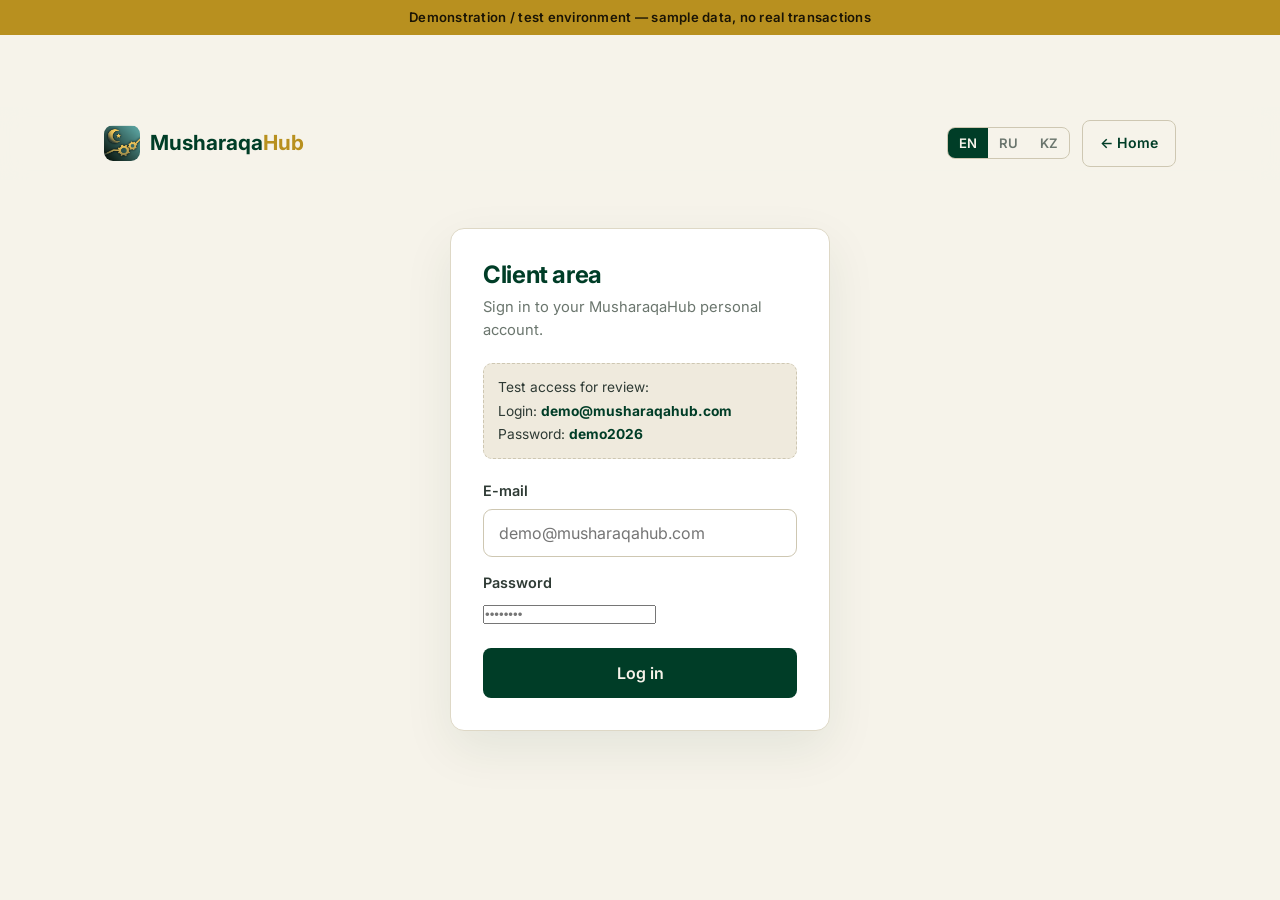
<file: cabinet.html>
<!doctype html>
<html lang="en">
<head>
<meta charset="utf-8">
<meta name="viewport" content="width=device-width, initial-scale=1">
<title data-i18n="title">Client area (demo) — MusharaqaHub</title>
<meta name="robots" content="noindex">
<link rel="icon" href="logo-icon.png" type="image/png">
<link href="https://fonts.googleapis.com/css2?family=Inter:wght@400;500;600;700&display=swap" rel="stylesheet">
<link rel="stylesheet" href="styles.css">
</head>
<body>
<div class="demo-ribbon" data-i18n="ribbon">Demonstration / test environment — sample data, no real transactions</div>

<!-- LOGIN -->
<section id="login">
  <header class="site"><div class="shell nav">
    <a href="index.html" class="brand"><img class="mark" src="logo-icon.png" alt=""><span class="bn">Musharaqa<b>Hub</b></span></a>
    <div class="nav-cta"><div class="lang-switch"><button type="button" data-lang="en" class="active" onclick="setLang('en')">EN</button><button type="button" data-lang="ru" onclick="setLang('ru')">RU</button><button type="button" data-lang="kz" onclick="setLang('kz')">KZ</button></div><a href="index.html" class="btn btn-ghost" data-i18n="home">← Home</a></div>
  </div></header>
  <div class="auth-wrap">
    <div class="auth-card">
      <h1 data-i18n="login.h1">Client area</h1>
      <div class="sub" data-i18n="login.sub">Sign in to your MusharaqaHub personal account.</div>
      <div class="testcreds">
        <span data-i18n="login.testlabel">Test access for review:</span><br>
        <span data-i18n="login.testlogin">Login</span>: <b>demo@musharaqahub.com</b><br>
        <span data-i18n="login.testpass">Password</span>: <b>demo2026</b>
      </div>
      <form onsubmit="return doLogin(event)">
        <label data-i18n="login.email">E-mail</label>
        <input type="email" id="lemail" required placeholder="demo@musharaqahub.com">
        <label data-i18n="login.pass">Password</label>
        <input type="password" id="lpass" required placeholder="••••••••">
        <div class="auth-err" id="lerr" data-i18n="login.err">Invalid login or password.</div>
        <button type="submit" class="btn btn-primary btn-block" style="margin-top:20px" data-i18n="login.btn">Log in</button>
      </form>
    </div>
  </div>
</section>

<!-- DASHBOARD -->
<div class="dash-wrap" id="dash">
  <div class="dash-top"><div class="shell nav">
    <a href="index.html" class="brand"><img class="mark" src="logo-icon.png" alt=""><span class="bn">Musharaqa<b>Hub</b></span></a>
    <div class="who"><div class="lang-switch"><button type="button" data-lang="en" class="active" onclick="setLang('en')">EN</button><button type="button" data-lang="ru" onclick="setLang('ru')">RU</button><button type="button" data-lang="kz" onclick="setLang('kz')">KZ</button></div><span id="whoami">Demo Client</span><a href="#" onclick="doLogout(event)" class="btn btn-ghost" style="padding:8px 14px" data-i18n="logout">Log out</a></div>
  </div></div>

  <section class="shell" style="padding:34px 24px">
    <span class="eyebrow" data-i18n="dash.eyebrow">Personal account</span>
    <h1 style="margin-top:8px" data-i18n="dash.h1">Welcome, Demo Client</h1>
    <p class="muted" data-i18n="dash.sub">Here you manage the digital processing of your intellectual-property object.</p>

    <div class="dash-grid">
      <div class="panel">
        <div style="display:flex;justify-content:space-between;align-items:start;gap:12px">
          <div><h3 data-i18n="dash.obj">IP object: trademark “EXAMPLE”</h3><div class="meta" data-i18n="dash.objid">ID: MH-IP-000128 · submitted 03.11.2026</div></div>
          <span class="status-pill sp-proc" data-i18n="dash.proc">In processing</span>
        </div>
        <div class="progress"><i style="width:40%"></i></div>
        <div class="meta" style="margin-top:8px" data-i18n="dash.stage">Stage 4 of 10 — producing electronic documentation</div>

        <h3 style="margin-top:26px" data-i18n="dash.modules">Platform modules</h3>
        <div class="mod-row"><span data-i18n="dash.m1">Digital processing of IP data</span><span class="status-pill sp-proc" data-i18n="dash.active">Active</span></div>
        <div class="mod-row"><span data-i18n="dash.m2">Digital register of IP records</span><span class="status-pill sp-ok" data-i18n="dash.on">Enabled</span></div>
        <div class="mod-row"><span data-i18n="dash.m3">Ethical-compliance check (Shariah)</span><span class="status-pill sp-ok" data-i18n="dash.on">Enabled</span></div>

        <h3 style="margin-top:26px" data-i18n="dash.docs">Documents</h3>
        <div class="doc-row"><span data-i18n="dash.d1">Object description (PDF)</span><a href="#" onclick="return demoClick(event)" data-i18n="dash.view">View</a></div>
        <div class="doc-row"><span data-i18n="dash.d2">Register statement (PDF)</span><a href="#" onclick="return demoClick(event)" data-i18n="dash.view">View</a></div>
        <div class="doc-row"><span data-i18n="dash.d3">Ethical-compliance report (PDF)</span><a href="#" onclick="return demoClick(event)" data-i18n="dash.view">View</a></div>
      </div>

      <div class="panel">
        <h3 data-i18n="dash.billing">Billing</h3>
        <div class="meta" data-i18n="dash.order">Order MH-2026-000128</div>
        <div class="bill-row" style="margin-top:12px"><span data-i18n="dash.service">Full platform access</span><span>15 000 USD</span></div>
        <div class="bill-row"><span data-i18n="dash.inkzt">In tenge (indicative)</span><span>6 750 000 ₸</span></div>
        <div class="bill-row total"><span data-i18n="dash.due">To pay</span><span>6 750 000 ₸</span></div>
        <div style="margin-top:8px"><span class="status-pill sp-wait" data-i18n="dash.awaiting">Awaiting payment</span></div>
        <a href="payment.html" class="btn btn-gold btn-block" style="margin-top:18px" data-i18n="dash.pay">Pay by card</a>
        <a href="payment-flow.html" class="btn btn-ghost btn-block" style="margin-top:10px" data-i18n="dash.flow">How payment works</a>

        <h3 style="margin-top:26px" data-i18n="dash.support">Support</h3>
        <p class="meta" style="margin-top:6px">E-mail: <a href="mailto:info@musharaqahub.com" style="color:var(--ink);font-weight:600">info@musharaqahub.com</a><br>+7 777 243 14 17</p>
      </div>
    </div>
  </section>
  <footer class="site"><div class="shell"><p class="copy">© 2026 MusharaqaHub · <span data-i18n="demo.note">Demonstration environment</span></p></div></footer>
</div>

<script>
const RU={
"title":"Личный кабинет (демо) — MusharaqaHub",
"ribbon":"Демонстрационная / тестовая среда — демо-данные, реальных операций нет",
"home":"← На главную",
"login.h1":"Личный кабинет","login.sub":"Войдите в личный кабинет MusharaqaHub.",
"login.testlabel":"Тестовый доступ для проверки:","login.testlogin":"Логин","login.testpass":"Пароль",
"login.email":"E-mail","login.pass":"Пароль","login.err":"Неверный логин или пароль.","login.btn":"Войти",
"logout":"Выйти",
"dash.eyebrow":"Личный кабинет","dash.h1":"Добро пожаловать, Demo Client","dash.sub":"Здесь вы управляете цифровой обработкой вашего объекта интеллектуальной собственности.",
"dash.obj":"Объект ИС: товарный знак «EXAMPLE»","dash.objid":"ID: MH-IP-000128 · заявка от 03.11.2026","dash.proc":"В обработке",
"dash.stage":"Этап 4 из 10 — формирование электронной документации",
"dash.modules":"Модули платформы","dash.m1":"Цифровая обработка данных об ИС","dash.m2":"Цифровой реестр сведений об ИС","dash.m3":"Проверка на соответствие нормам этики (Шариа)",
"dash.active":"Активен","dash.on":"Подключён",
"dash.docs":"Документы","dash.d1":"Описание объекта (PDF)","dash.d2":"Выписка из реестра (PDF)","dash.d3":"Отчёт о соответствии нормам этики (PDF)","dash.view":"Открыть",
"dash.billing":"Оплата","dash.order":"Заказ MH-2026-000128","dash.service":"Полный доступ к платформе","dash.inkzt":"В тенге (ориентировочно)","dash.due":"К оплате","dash.awaiting":"Ожидает оплаты",
"dash.pay":"Оплатить картой","dash.flow":"Как проходит оплата","dash.support":"Поддержка",
"demo.note":"Демонстрационная среда"
};
const KZ={"title": "Жеке кабинет (демо) — MusharaqaHub", "ribbon": "Демонстрациялық / сынақ ортасы — демо-деректер, нақты операциялар жоқ", "home": "← Басты бетке", "login.h1": "Жеке кабинет", "login.sub": "MusharaqaHub жеке кабинетіне кіріңіз.", "login.testlabel": "Тексеруге арналған сынақ қолжетімділігі:", "login.testlogin": "Логин", "login.testpass": "Құпиясөз", "login.email": "E-mail", "login.pass": "Құпиясөз", "login.err": "Логин немесе құпиясөз қате.", "login.btn": "Кіру", "logout": "Шығу", "dash.eyebrow": "Жеке кабинет", "dash.h1": "Қош келдіңіз, Demo Client", "dash.sub": "Мұнда сіз зияткерлік меншік объектіңіздің цифрлық өңделуін басқарасыз.", "dash.obj": "ЗМ объектісі: «EXAMPLE» тауар белгісі", "dash.objid": "ID: MH-IP-000128 · өтінім 03.11.2026", "dash.proc": "Өңделуде", "dash.stage": "4-кезең / 10 — электрондық құжаттаманы қалыптастыру", "dash.modules": "Платформа модульдері", "dash.m1": "ЗМ туралы деректерді цифрлық өңдеу", "dash.m2": "ЗМ туралы мәліметтердің цифрлық тізілімі", "dash.m3": "Этика (Шариғат) нормаларына сәйкестікті тексеру", "dash.active": "Белсенді", "dash.on": "Қосылған", "dash.docs": "Құжаттар", "dash.d1": "Объект сипаттамасы (PDF)", "dash.d2": "Тізілімнен үзінді (PDF)", "dash.d3": "Этика нормаларына сәйкестік туралы есеп (PDF)", "dash.view": "Ашу", "dash.billing": "Төлем", "dash.order": "MH-2026-000128 тапсырысы", "dash.service": "Платформаға толық қолжетімділік", "dash.inkzt": "Теңгемен (болжамды)", "dash.due": "Төлеуге", "dash.awaiting": "Төлем күтілуде", "dash.pay": "Картамен төлеу", "dash.flow": "Төлем қалай өтеді", "dash.support": "Қолдау", "demo.note": "Демонстрациялық орта"};
function setLang(l){document.documentElement.lang=l;
 document.querySelectorAll('[data-i18n]').forEach(el=>{const k=el.getAttribute('data-i18n');
  if(l!=='en'){if(el.getAttribute('data-en')===null)el.setAttribute('data-en',el.innerHTML);var _d=(l==='kz'?KZ:RU);if(_d&&_d[k]!=null)el.innerHTML=_d[k];else el.innerHTML=el.getAttribute('data-en');}
  else if(el.getAttribute('data-en')!==null){el.innerHTML=el.getAttribute('data-en');}});
 const t=document.querySelector('[data-i18n="title"]');if(t)document.title=t.textContent;
 document.querySelectorAll('.lang-switch button').forEach(b=>b.classList.toggle('active',b.getAttribute('data-lang')===l));
 try{localStorage.setItem('lang',l)}catch(e){}}
function show(logged){document.getElementById('login').style.display=logged?'none':'block';document.getElementById('dash').style.display=logged?'block':'none';}
function doLogin(e){e.preventDefault();
 const em=document.getElementById('lemail').value.trim().toLowerCase(),pw=document.getElementById('lpass').value;
 if(em==='demo@musharaqahub.com'&&pw==='demo2026'){try{sessionStorage.setItem('mh_demo','1')}catch(x){}show(true);window.scrollTo(0,0);}
 else{document.getElementById('lerr').style.display='block';}
 return false;}
function doLogout(e){e.preventDefault();try{sessionStorage.removeItem('mh_demo')}catch(x){}show(false);}
function demoClick(e){e.preventDefault();alert(document.documentElement.lang==='ru'?'Демо-документ. В рабочей версии откроется PDF.':'Demo document. In production this opens a PDF.');return false;}
try{if(sessionStorage.getItem('mh_demo'))show(true);else show(false);}catch(x){show(false);}
try{var _s=localStorage.getItem('lang');if(_s==='ru'||_s==='kz')setLang(_s);}catch(e){}
</script>
</body>
</html>
</file>
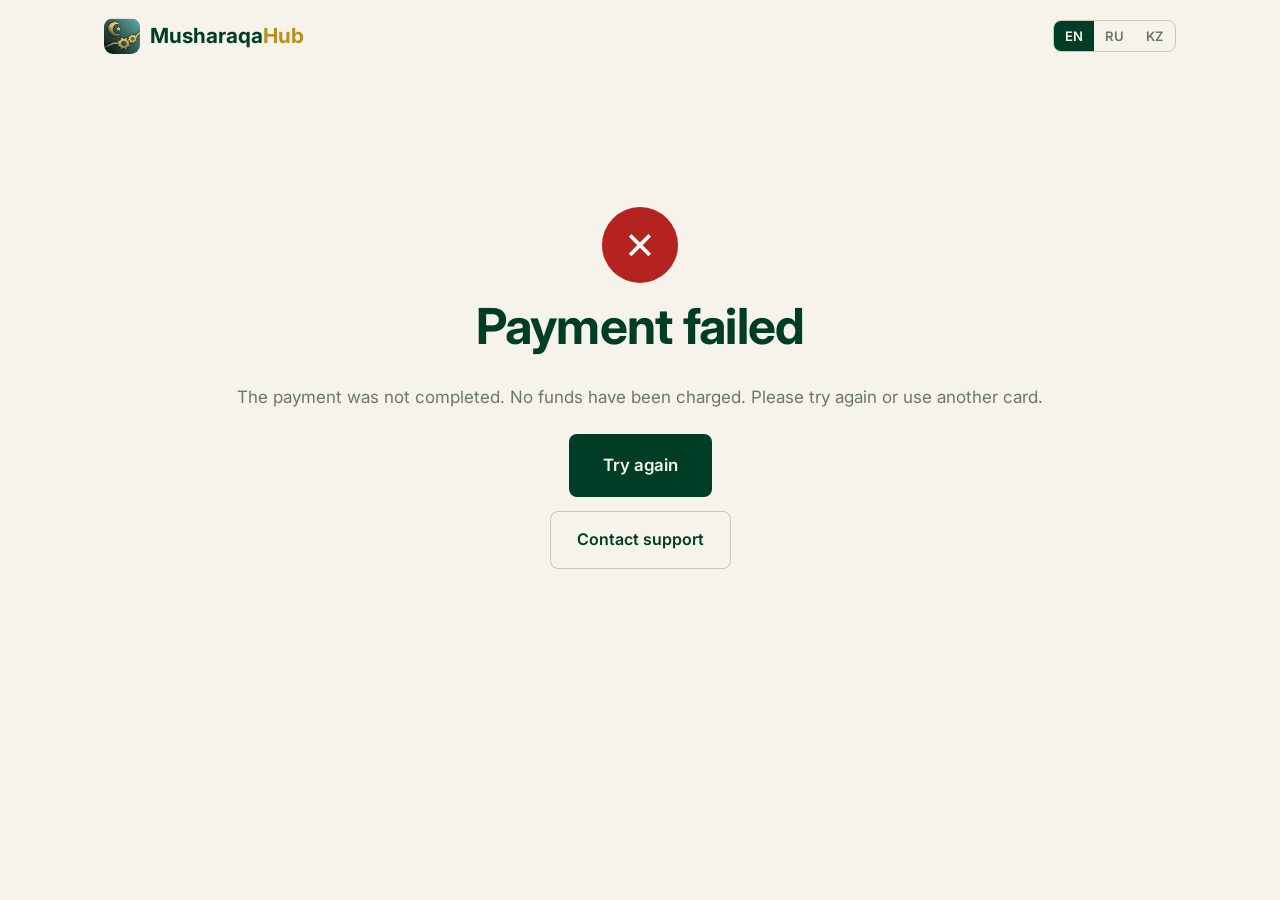
<file: fail.html>
<!doctype html><html lang="en"><head>
<meta charset="utf-8"><meta name="viewport" content="width=device-width, initial-scale=1">
<title data-i18n="title">Payment failed — MusharaqaHub</title><meta name="robots" content="noindex">
<link rel="icon" href="logo-icon.png" type="image/png">
<link href="https://fonts.googleapis.com/css2?family=Inter:wght@400;500;600;700&display=swap" rel="stylesheet">
<link rel="stylesheet" href="styles.css"></head><body>
<header class="site"><div class="shell nav"><a href="index.html" class="brand"><img class="mark" src="logo-icon.png" alt=""><span class="bn">Musharaqa<b>Hub</b></span></a>
<div class="nav-cta"><div class="lang-switch"><button type="button" data-lang="en" class="active" onclick="setLang('en')">EN</button><button type="button" data-lang="ru" onclick="setLang('ru')">RU</button><button type="button" data-lang="kz" onclick="setLang('kz')">KZ</button></div></div></div></header>
<div class="result-wrap">
<div class="result-ic fail">✕</div>
<h1 data-i18n="h1">Payment failed</h1>
<p class="muted" data-i18n="p">The payment was not completed. No funds have been charged. Please try again or use another card.</p>
<a href="payment.html" class="btn btn-primary btn-lg" style="margin-top:8px" data-i18n="btn">Try again</a>
<a href="mailto:info@musharaqahub.com" class="btn btn-ghost" data-i18n="btn2">Contact support</a>
</div>
<script>
const RU={"title":"Оплата не прошла — MusharaqaHub","h1":"Оплата не прошла","p":"Платёж не завершён. Средства не списаны. Попробуйте ещё раз или используйте другую карту.","btn":"Повторить оплату","btn2":"Написать в поддержку"};
const KZ={"title": "Төлем өтпеді — MusharaqaHub", "h1": "Төлем өтпеді", "p": "Төлем аяқталмады. Ақша есептен шығарылмады. Қайталап көріңіз немесе басқа картаны пайдаланыңыз.", "btn": "Төлемді қайталау", "btn2": "Қолдауға жазу"};
function setLang(l){document.documentElement.lang=l;document.querySelectorAll('[data-i18n]').forEach(el=>{const k=el.getAttribute('data-i18n');if(l!=='en'){if(el.getAttribute('data-en')===null)el.setAttribute('data-en',el.innerHTML);var _d=(l==='kz'?KZ:RU);if(_d&&_d[k]!=null)el.innerHTML=_d[k];else el.innerHTML=el.getAttribute('data-en');}else if(el.getAttribute('data-en')!==null){el.innerHTML=el.getAttribute('data-en');}});const t=document.querySelector('[data-i18n="title"]');if(t)document.title=t.textContent;document.querySelectorAll('.lang-switch button').forEach(b=>b.classList.toggle('active',b.getAttribute('data-lang')===l));try{localStorage.setItem('lang',l)}catch(e){}}
try{var _s=localStorage.getItem('lang');if(_s==='ru'||_s==='kz')setLang(_s);}catch(e){}
</script></body></html>
</file>
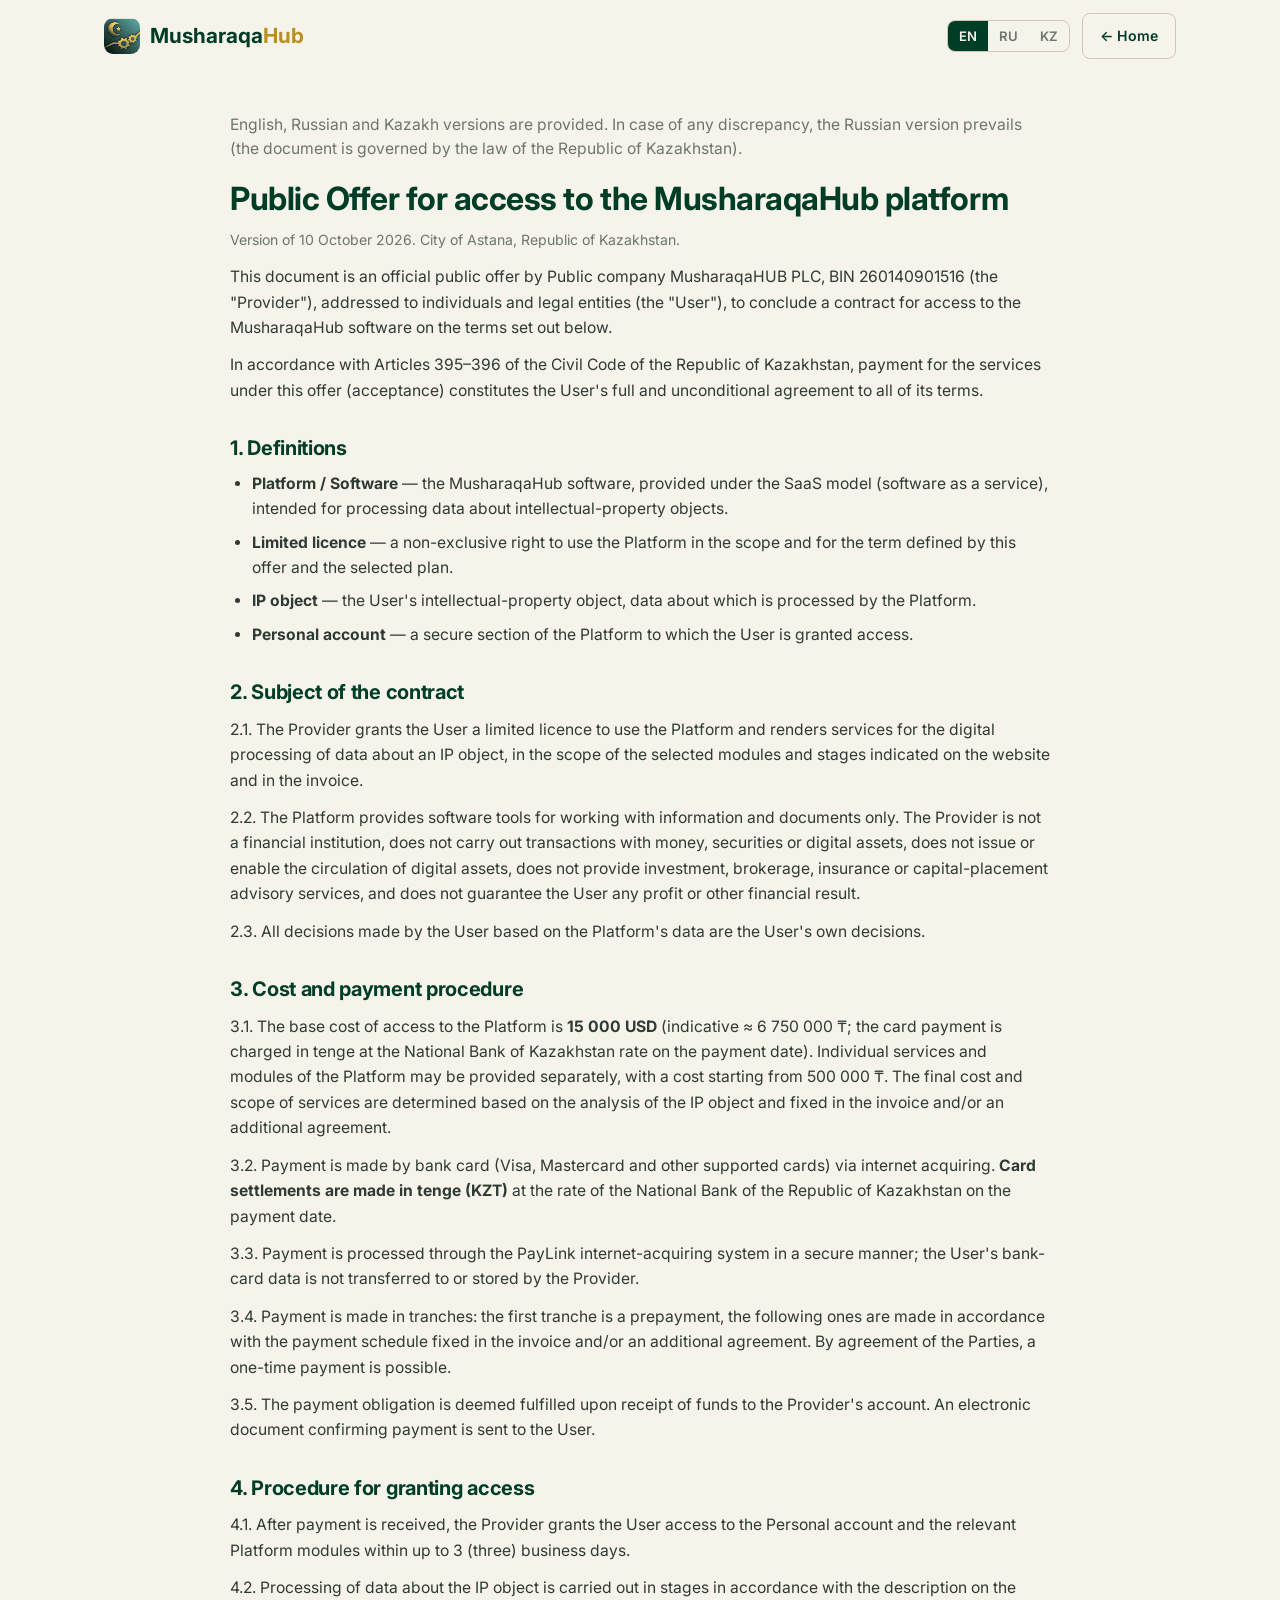
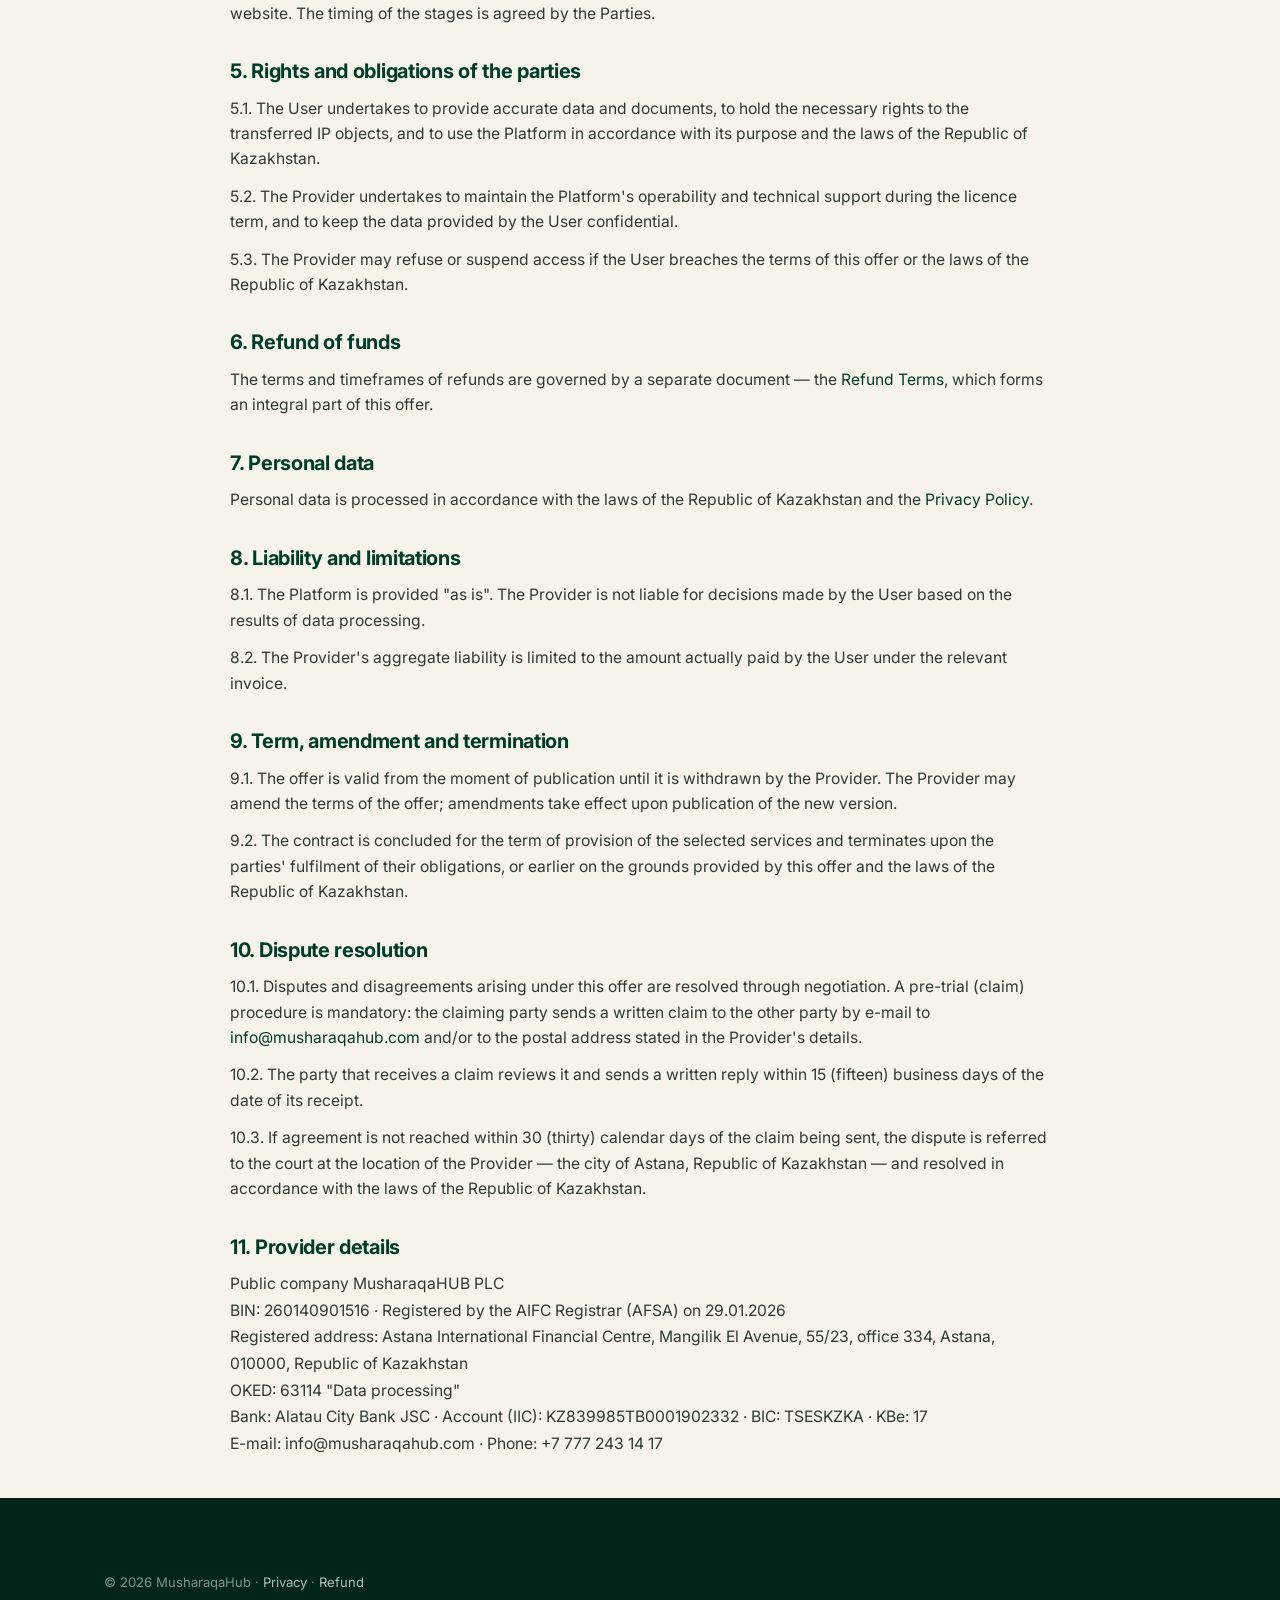
<file: oferta.html>
<!doctype html>
<html lang="en">
<head>
<meta charset="utf-8">
<meta name="viewport" content="width=device-width, initial-scale=1">
<title data-i18n="title">Public Offer — MusharaqaHub</title>
<link rel="icon" href="logo-icon.png" type="image/png">
<link href="https://fonts.googleapis.com/css2?family=Inter:wght@400;500;600;700&display=swap" rel="stylesheet">
<link rel="stylesheet" href="styles.css">
</head>
<body>
<header class="site"><div class="shell nav">
  <a href="index.html" class="brand"><img class="mark" src="logo-icon.png" alt=""><span class="bn">Musharaqa<b>Hub</b></span></a>
  <div class="nav-cta">
    <div class="lang-switch"><button type="button" data-lang="en" class="active" onclick="setLang('en')">EN</button><button type="button" data-lang="ru" onclick="setLang('ru')">RU</button><button type="button" data-lang="kz" onclick="setLang('kz')">KZ</button></div>
    <a href="index.html" class="btn btn-ghost" data-i18n="back">← Home</a>
  </div>
</div></header>

<div class="shell">
<div class="legal">
<p class="small muted" style="margin:0 0 18px" data-i18n="govnote">English, Russian and Kazakh versions are provided. In case of any discrepancy, the Russian version prevails (the document is governed by the law of the Republic of Kazakhstan).</p>
<h1 data-i18n="h1">Public Offer for access to the MusharaqaHub platform</h1>
<p class="updated" data-i18n="updated">Version of 10 October 2026. City of Astana, Republic of Kazakhstan.</p>

<p data-i18n="intro1">This document is an official public offer by Public company MusharaqaHUB PLC, BIN 260140901516 (the "Provider"), addressed to individuals and legal entities (the "User"), to conclude a contract for access to the MusharaqaHub software on the terms set out below.</p>
<p data-i18n="intro2">In accordance with Articles 395–396 of the Civil Code of the Republic of Kazakhstan, payment for the services under this offer (acceptance) constitutes the User's full and unconditional agreement to all of its terms.</p>

<h2 data-i18n="h2_1">1. Definitions</h2>
<ul>
<li data-i18n="t1_1"><strong>Platform / Software</strong> — the MusharaqaHub software, provided under the SaaS model (software as a service), intended for processing data about intellectual-property objects.</li>
<li data-i18n="t1_2"><strong>Limited licence</strong> — a non-exclusive right to use the Platform in the scope and for the term defined by this offer and the selected plan.</li>
<li data-i18n="t1_3"><strong>IP object</strong> — the User's intellectual-property object, data about which is processed by the Platform.</li>
<li data-i18n="t1_4"><strong>Personal account</strong> — a secure section of the Platform to which the User is granted access.</li>
</ul>

<h2 data-i18n="h2_2">2. Subject of the contract</h2>
<p data-i18n="p2_1">2.1. The Provider grants the User a limited licence to use the Platform and renders services for the digital processing of data about an IP object, in the scope of the selected modules and stages indicated on the website and in the invoice.</p>
<p data-i18n="p2_2">2.2. The Platform provides software tools for working with information and documents only. The Provider is not a financial institution, does not carry out transactions with money, securities or digital assets, does not issue or enable the circulation of digital assets, does not provide investment, brokerage, insurance or capital-placement advisory services, and does not guarantee the User any profit or other financial result.</p>
<p data-i18n="p2_3">2.3. All decisions made by the User based on the Platform's data are the User's own decisions.</p>

<h2 data-i18n="h2_3">3. Cost and payment procedure</h2>
<p data-i18n="p3_1">3.1. The base cost of access to the Platform is <strong>15 000 USD</strong> (indicative ≈ 6 750 000 ₸; the card payment is charged in tenge at the National Bank of Kazakhstan rate on the payment date). Individual services and modules of the Platform may be provided separately, with a cost starting from 500 000 ₸. The final cost and scope of services are determined based on the analysis of the IP object and fixed in the invoice and/or an additional agreement.</p>
<p data-i18n="p3_2">3.2. Payment is made by bank card (Visa, Mastercard and other supported cards) via internet acquiring. <strong>Card settlements are made in tenge (KZT)</strong> at the rate of the National Bank of the Republic of Kazakhstan on the payment date.</p>
<p data-i18n="p3_3">3.3. Payment is processed through the PayLink internet-acquiring system in a secure manner; the User's bank-card data is not transferred to or stored by the Provider.</p>
<p data-i18n="p3_4">3.4. Payment is made in tranches: the first tranche is a prepayment, the following ones are made in accordance with the payment schedule fixed in the invoice and/or an additional agreement. By agreement of the Parties, a one-time payment is possible.</p>
<p data-i18n="p3_5">3.5. The payment obligation is deemed fulfilled upon receipt of funds to the Provider's account. An electronic document confirming payment is sent to the User.</p>

<h2 data-i18n="h2_4">4. Procedure for granting access</h2>
<p data-i18n="p4_1">4.1. After payment is received, the Provider grants the User access to the Personal account and the relevant Platform modules within up to 3 (three) business days.</p>
<p data-i18n="p4_2">4.2. Processing of data about the IP object is carried out in stages in accordance with the description on the website. The timing of the stages is agreed by the Parties.</p>

<h2 data-i18n="h2_5">5. Rights and obligations of the parties</h2>
<p data-i18n="p5_1">5.1. The User undertakes to provide accurate data and documents, to hold the necessary rights to the transferred IP objects, and to use the Platform in accordance with its purpose and the laws of the Republic of Kazakhstan.</p>
<p data-i18n="p5_2">5.2. The Provider undertakes to maintain the Platform's operability and technical support during the licence term, and to keep the data provided by the User confidential.</p>
<p data-i18n="p5_3">5.3. The Provider may refuse or suspend access if the User breaches the terms of this offer or the laws of the Republic of Kazakhstan.</p>

<h2 data-i18n="h2_6">6. Refund of funds</h2>
<p data-i18n="p6">The terms and timeframes of refunds are governed by a separate document — the <a href="refund.html">Refund Terms</a>, which forms an integral part of this offer.</p>

<h2 data-i18n="h2_7">7. Personal data</h2>
<p data-i18n="p7">Personal data is processed in accordance with the laws of the Republic of Kazakhstan and the <a href="privacy.html">Privacy Policy</a>.</p>

<h2 data-i18n="h2_8">8. Liability and limitations</h2>
<p data-i18n="p8_1">8.1. The Platform is provided "as is". The Provider is not liable for decisions made by the User based on the results of data processing.</p>
<p data-i18n="p8_2">8.2. The Provider's aggregate liability is limited to the amount actually paid by the User under the relevant invoice.</p>

<h2 data-i18n="h2_9">9. Term, amendment and termination</h2>
<p data-i18n="p9_1">9.1. The offer is valid from the moment of publication until it is withdrawn by the Provider. The Provider may amend the terms of the offer; amendments take effect upon publication of the new version.</p>
<p data-i18n="p9_2">9.2. The contract is concluded for the term of provision of the selected services and terminates upon the parties' fulfilment of their obligations, or earlier on the grounds provided by this offer and the laws of the Republic of Kazakhstan.</p>

<h2 data-i18n="h2_10d">10. Dispute resolution</h2>
<p data-i18n="p10_1">10.1. Disputes and disagreements arising under this offer are resolved through negotiation. A pre-trial (claim) procedure is mandatory: the claiming party sends a written claim to the other party by e-mail to <a href="mailto:info@musharaqahub.com">info@musharaqahub.com</a> and/or to the postal address stated in the Provider's details.</p>
<p data-i18n="p10_2">10.2. The party that receives a claim reviews it and sends a written reply within 15 (fifteen) business days of the date of its receipt.</p>
<p data-i18n="p10_3">10.3. If agreement is not reached within 30 (thirty) calendar days of the claim being sent, the dispute is referred to the court at the location of the Provider — the city of Astana, Republic of Kazakhstan — and resolved in accordance with the laws of the Republic of Kazakhstan.</p>

<h2 data-i18n="h2_11">11. Provider details</h2>
<p class="reqs" style="color:var(--body)" data-i18n="reqs">
Public company MusharaqaHUB PLC<br>
BIN: 260140901516 · Registered by the AIFC Registrar (AFSA) on 29.01.2026<br>
Registered address: Astana International Financial Centre, Mangilik El Avenue, 55/23, office 334, Astana, 010000, Republic of Kazakhstan<br>
OKED: 63114 "Data processing"<br>
Bank: Alatau City Bank JSC · Account (IIC): KZ839985TB0001902332 · BIC: TSESKZKA · KBe: 17<br>
E-mail: info@musharaqahub.com · Phone: +7 777 243 14 17
</p>
</div>
</div>

<footer class="site"><div class="shell"><p class="copy">© 2026 MusharaqaHub · <a href="privacy.html" style="display:inline" data-i18n="l.privacy">Privacy</a> · <a href="refund.html" style="display:inline" data-i18n="l.refund">Refund</a></p></div></footer>

<script>
const RU={
"title":"Публичная оферта — MusharaqaHub","back":"← На главную",
"govnote":"Документ представлен на русском, английском и казахском языках. При расхождении преимущественную силу имеет русская версия (документ регулируется правом Республики Казахстан).",
"h1":"Публичная оферта о предоставлении доступа к платформе MusharaqaHub",
"updated":"Редакция от 10 октября 2026 г. Город Астана, Республика Казахстан.",
"intro1":"Настоящий документ является официальным публичным предложением (офертой) Публичной компании MusharaqaHUB PLC, БИН 260140901516 (далее — «Исполнитель»), адресованным физическим и юридическим лицам (далее — «Пользователь»), заключить договор о предоставлении доступа к программному обеспечению MusharaqaHub на изложенных ниже условиях.",
"intro2":"В соответствии со статьями 395–396 Гражданского кодекса Республики Казахстан, оплата услуг по настоящей оферте (акцепт) означает полное и безоговорочное согласие Пользователя со всеми её условиями.",
"h2_1":"1. Термины",
"t1_1":"<strong>Платформа / ПО</strong> — программное обеспечение MusharaqaHub, предоставляемое по модели SaaS (программное обеспечение как услуга), предназначенное для обработки данных об объектах интеллектуальной собственности.",
"t1_2":"<strong>Ограниченная лицензия</strong> — неисключительное право использования Платформы в объёме и на срок, определённые настоящей офертой и выбранным тарифом.",
"t1_3":"<strong>Объект ИС</strong> — объект интеллектуальной собственности Пользователя, данные о котором обрабатываются средствами Платформы.",
"t1_4":"<strong>Личный кабинет</strong> — защищённый раздел Платформы, доступ к которому предоставляется Пользователю.",
"h2_2":"2. Предмет договора",
"p2_1":"2.1. Исполнитель предоставляет Пользователю ограниченную лицензию на использование Платформы и оказывает услуги по цифровой обработке данных об объекте ИС в объёме выбранных модулей и этапов, указанных на сайте и в счёте.",
"p2_2":"2.2. Платформа предоставляет исключительно программные инструменты для работы с информацией и документами. Исполнитель не является финансовой организацией, не осуществляет операций с денежными средствами, ценными бумагами или цифровыми активами, не выпускает и не обеспечивает оборот цифровых активов, не оказывает инвестиционных, брокерских, страховых или консультационных услуг в сфере размещения капитала и не гарантирует получения Пользователем прибыли или иного финансового результата.",
"p2_3":"2.3. Все решения, принимаемые Пользователем на основе данных Платформы, являются самостоятельными решениями Пользователя.",
"h2_3":"3. Стоимость и порядок оплаты",
"p3_1":"3.1. Базовая стоимость доступа к Платформе составляет <strong>15 000 USD</strong> (ориентировочно ≈ 6 750 000 ₸; оплата картой списывается в тенге по курсу Национального Банка РК на дату платежа). Отдельные услуги и модули Платформы могут предоставляться по отдельности, стоимостью от 500 000 ₸. Окончательная стоимость и состав услуг определяются по результатам анализа объекта ИС и фиксируются в счёте и/или дополнительном соглашении.",
"p3_2":"3.2. Оплата производится банковской картой (Visa, Mastercard и иные поддерживаемые) через систему интернет-эквайринга. <strong>Расчёты по карте проводятся в тенге (KZT)</strong> по курсу Национального Банка Республики Казахстан на дату платежа.",
"p3_3":"3.3. Обработка платежа осуществляется через систему интернет-эквайринга PayLink в защищённом режиме; данные банковской карты Пользователя Исполнителю не передаются и им не хранятся.",
"p3_4":"3.4. Оплата производится поэтапно (траншами): первый транш — предоплата, последующие — в соответствии с графиком платежей, зафиксированным в счёте и/или дополнительном соглашении. По согласованию Сторон возможна единовременная оплата.",
"p3_5":"3.5. Обязательство по оплате считается исполненным с момента поступления денежных средств на счёт Исполнителя. Пользователю направляется электронный документ, подтверждающий оплату.",
"h2_4":"4. Порядок предоставления доступа",
"p4_1":"4.1. После поступления оплаты Исполнитель предоставляет Пользователю доступ к Личному кабинету и соответствующим модулям Платформы в срок до 3 (трёх) рабочих дней.",
"p4_2":"4.2. Обработка данных об объекте ИС осуществляется поэтапно в соответствии с описанием на сайте. Сроки прохождения этапов согласовываются Сторонами.",
"h2_5":"5. Права и обязанности сторон",
"p5_1":"5.1. Пользователь обязуется предоставлять достоверные данные и документы, обладать необходимыми правами на передаваемые объекты ИС и использовать Платформу в соответствии с её назначением и законодательством РК.",
"p5_2":"5.2. Исполнитель обязуется обеспечить работоспособность Платформы и техническую поддержку в течение срока лицензии, а также конфиденциальность предоставленных Пользователем данных.",
"p5_3":"5.3. Исполнитель вправе отказать в предоставлении доступа либо приостановить его при нарушении Пользователем условий настоящей оферты или законодательства РК.",
"h2_6":"6. Возврат денежных средств",
"p6":"Условия и сроки возврата регулируются отдельным документом — <a href=\"refund.html\">«Условия возврата»</a>, являющимся неотъемлемой частью настоящей оферты.",
"h2_7":"7. Персональные данные",
"p7":"Обработка персональных данных осуществляется в соответствии с законодательством РК и <a href=\"privacy.html\">Политикой конфиденциальности</a>.",
"h2_8":"8. Ответственность и ограничения",
"p8_1":"8.1. Платформа предоставляется «как есть» (as is). Исполнитель не несёт ответственности за решения, принятые Пользователем на основе результатов обработки данных.",
"p8_2":"8.2. Совокупная ответственность Исполнителя ограничивается суммой, фактически оплаченной Пользователем по соответствующему счёту.",
"h2_9":"9. Срок действия, изменение и расторжение",
"p9_1":"9.1. Оферта действует с момента публикации и до её отзыва Исполнителем. Исполнитель вправе изменять условия оферты; изменения вступают в силу с момента публикации новой редакции.",
"p9_2":"9.2. Договор заключается на срок оказания выбранных услуг и прекращается после исполнения Сторонами своих обязательств либо ранее по основаниям, предусмотренным настоящей офертой и законодательством Республики Казахстан.",
"h2_10d":"10. Порядок разрешения споров",
"p10_1":"10.1. Споры и разногласия, возникающие по настоящей оферте, разрешаются путём переговоров. Соблюдение претензионного (досудебного) порядка обязательно: сторона, заявляющая требование, направляет другой стороне письменную претензию по электронной почте <a href=\"mailto:info@musharaqahub.com\">info@musharaqahub.com</a> и/или по почтовому адресу, указанному в реквизитах Исполнителя.",
"p10_2":"10.2. Сторона, получившая претензию, рассматривает её и направляет письменный ответ в течение 15 (пятнадцати) рабочих дней с даты её получения.",
"p10_3":"10.3. При недостижении согласия в течение 30 (тридцати) календарных дней с даты направления претензии спор передаётся на рассмотрение суда по месту нахождения Исполнителя — город Астана, Республика Казахстан — и разрешается в соответствии с законодательством Республики Казахстан.",
"h2_11":"11. Реквизиты Исполнителя",
"reqs":"Публичная компания MusharaqaHUB PLC<br>БИН: 260140901516 · Зарегистрирована Регистратором МФЦА (AFSA) 29.01.2026<br>Юридический адрес: Республика Казахстан, 010000, г. Астана, район Есиль, проспект Мангилик Ел, 55/23, офис 334<br>ОКЭД: 63114 «Обработка данных»<br>Банк: АО «Alatau City Bank» · ИИК (счёт): KZ839985TB0001902332 · БИК: TSESKZKA · КБе: 17<br>E-mail: info@musharaqahub.com · Тел.: +7 777 243 14 17",
"l.privacy":"Конфиденциальность","l.refund":"Возврат"
};
const KZ={"title": "Жария оферта — MusharaqaHub", "back": "← Басты бетке", "govnote": "Құжат орыс, ағылшын және қазақ тілдерінде ұсынылған. Алшақтық болған жағдайда орыс тіліндегі нұсқа басым күшке ие болады (құжат Қазақстан Республикасының құқығымен реттеледі).", "h1": "MusharaqaHub платформасына қолжетімділік беру туралы жария оферта", "updated": "2026 жылғы 10 қазандағы редакция. Астана қаласы, Қазақстан Республикасы.", "intro1": "Осы құжат MusharaqaHUB PLC жария компаниясының, БСН 260140901516 (бұдан әрі — «Орындаушы»), жеке және заңды тұлғаларға (бұдан әрі — «Пайдаланушы») MusharaqaHub бағдарламалық қамтамасыз етуіне қолжетімділік беру туралы шартты төмендегі шарттарда жасасуға бағытталған ресми жария ұсынысы (офертасы) болып табылады.", "intro2": "Қазақстан Республикасы Азаматтық кодексінің 395–396-баптарына сәйкес, осы оферта бойынша қызметтерге ақы төлеу (акцепт) Пайдаланушының оның барлық шарттарымен толық және сөзсіз келісуін білдіреді.", "h2_1": "1. Терминдер", "t1_1": "<strong>Платформа / БҚ</strong> — зияткерлік меншік объектілері туралы деректерді өңдеуге арналған, SaaS (қызмет ретіндегі бағдарламалық қамтамасыз ету) моделі бойынша ұсынылатын MusharaqaHub бағдарламалық қамтамасыз етуі.", "t1_2": "<strong>Шектеулі лицензия</strong> — осы офертамен және таңдалған тарифпен айқындалған көлемде және мерзімде Платформаны пайдаланудың айрықша емес құқығы.", "t1_3": "<strong>ЗМ объектісі</strong> — деректері Платформа құралдарымен өңделетін Пайдаланушының зияткерлік меншік объектісі.", "t1_4": "<strong>Жеке кабинет</strong> — Пайдаланушыға қолжетімділік берілетін Платформаның қорғалған бөлімі.", "h2_2": "2. Шарттың нысанасы", "p2_1": "2.1. Орындаушы Пайдаланушыға Платформаны пайдалануға шектеулі лицензия береді және сайтта және шотта көрсетілген таңдалған модульдер мен кезеңдер көлемінде ЗМ объектісі туралы деректерді цифрлық өңдеу бойынша қызметтер көрсетеді.", "p2_2": "2.2. Платформа тек ақпаратпен және құжаттармен жұмыс істеуге арналған бағдарламалық құралдарды ұсынады. Орындаушы қаржы ұйымы болып табылмайды, ақшамен, бағалы қағаздармен немесе цифрлық активтермен операциялар жасамайды, цифрлық активтерді шығармайды және олардың айналымын қамтамасыз етпейді, капиталды орналастыру саласында инвестициялық, брокерлік, сақтандыру немесе консультациялық қызметтер көрсетпейді және Пайдаланушының пайда немесе өзге қаржылық нәтиже алуына кепілдік бермейді.", "p2_3": "2.3. Пайдаланушы Платформа деректері негізінде қабылдайтын барлық шешімдер Пайдаланушының өз бетінше қабылдаған шешімдері болып табылады.", "h2_3": "3. Құны және төлеу тәртібі", "p3_1": "3.1. Платформаға қолжетімділіктің базалық құны <strong>15 000 USD</strong> құрайды (болжамды ≈ 6 750 000 ₸; картамен төлем төлем күніне ҚР Ұлттық Банкінің бағамы бойынша теңгемен есептен шығарылады). Платформаның жекелеген қызметтері мен модульдері бөлек, 500 000 ₸-ден бастап құнмен ұсынылуы мүмкін. Қорытынды құн мен қызметтер құрамы ЗМ объектісін талдау нәтижесі бойынша айқындалады және шотта және/немесе қосымша келісімде бекітіледі.", "p3_2": "3.2. Төлем интернет-эквайринг жүйесі арқылы банктік картамен (Visa, Mastercard және өзге де қолдау көрсетілетін) жүргізіледі. <strong>Карта бойынша есеп айырысу теңгемен (KZT)</strong> төлем күніне Қазақстан Республикасы Ұлттық Банкінің бағамы бойынша жүргізіледі.", "p3_3": "3.3. Төлемді өңдеу PayLink интернет-эквайринг жүйесі арқылы қорғалған режимде жүзеге асырылады; Пайдаланушының банктік картасының деректері Орындаушыға берілмейді және онда сақталмайды.", "p3_4": "3.4. Төлем кезең-кезеңмен (транштармен) жүргізіледі: бірінші транш — алдын ала төлем, кейінгілері — шотта және/немесе қосымша келісімде бекітілген төлем кестесіне сәйкес. Тараптардың келісімі бойынша бір мезгілде төлеу мүмкін.", "p3_5": "3.5. Төлеу бойынша міндеттеме ақша Орындаушының шотына түскен сәттен бастап орындалған болып есептеледі. Пайдаланушыға төлемді растайтын электрондық құжат жіберіледі.", "h2_4": "4. Қолжетімділік беру тәртібі", "p4_1": "4.1. Төлем түскеннен кейін Орындаушы Пайдаланушыға Жеке кабинетке және Платформаның тиісті модульдеріне қолжетімділікті 3 (үш) жұмыс күнінен аспайтын мерзімде береді.", "p4_2": "4.2. ЗМ объектісі туралы деректерді өңдеу сайттағы сипаттамаға сәйкес кезең-кезеңмен жүзеге асырылады. Кезеңдерден өту мерзімдері Тараптармен келісіледі.", "h2_5": "5. Тараптардың құқықтары мен міндеттері", "p5_1": "5.1. Пайдаланушы дұрыс деректер мен құжаттарды ұсынуға, берілетін ЗМ объектілеріне қажетті құқықтарға ие болуға және Платформаны оның мақсатына және ҚР заңнамасына сәйкес пайдалануға міндеттенеді.", "p5_2": "5.2. Орындаушы лицензия мерзімі ішінде Платформаның жұмысқа қабілеттілігін және техникалық қолдауды, сондай-ақ Пайдаланушы ұсынған деректердің құпиялылығын қамтамасыз етуге міндеттенеді.", "p5_3": "5.3. Орындаушы Пайдаланушы осы оферта шарттарын немесе ҚР заңнамасын бұзған кезде қолжетімділік беруден бас тартуға не оны тоқтата тұруға құқылы.", "h2_6": "6. Ақшаны қайтару", "p6": "Қайтару шарттары мен мерзімдері жеке құжатпен — осы оферта ажырамас бөлігі болып табылатын <a href=\"refund.html\">«Қайтару шарттарымен»</a> реттеледі.", "h2_7": "7. Дербес деректер", "p7": "Дербес деректерді өңдеу ҚР заңнамасына және <a href=\"privacy.html\">Құпиялылық саясатына</a> сәйкес жүзеге асырылады.", "h2_8": "8. Жауапкершілік және шектеулер", "p8_1": "8.1. Платформа «қалай бар болса, солай» (as is) ұсынылады. Орындаушы Пайдаланушы деректерді өңдеу нәтижелері негізінде қабылдаған шешімдер үшін жауап бермейді.", "p8_2": "8.2. Орындаушының жиынтық жауапкершілігі Пайдаланушы тиісті шот бойынша нақты төлеген сомамен шектеледі.", "h2_9": "9. Қолданылу мерзімі, өзгерту және бұзу", "p9_1": "9.1. Оферта жарияланған сәттен бастап Орындаушы оны кері қайтарғанға дейін қолданылады. Орындаушы оферта шарттарын өзгертуге құқылы; өзгерістер жаңа редакция жарияланған сәттен бастап күшіне енеді.", "p9_2": "9.2. Шарт таңдалған қызметтерді көрсету мерзіміне жасалады және Тараптар өз міндеттемелерін орындағаннан кейін не осы офертада және Қазақстан Республикасының заңнамасында көзделген негіздер бойынша бұрын тоқтатылады.", "h2_10d": "10. Дауларды шешу тәртібі", "p10_1": "10.1. Осы оферта бойынша туындайтын даулар мен келіспеушіліктер келіссөздер арқылы шешіледі. Талап қою (сотқа дейінгі) тәртібін сақтау міндетті: талап қоюшы тарап екінші тарапқа жазбаша талапты <a href=\"mailto:info@musharaqahub.com\">info@musharaqahub.com</a> электрондық поштасы және/немесе Орындаушының деректемелерінде көрсетілген пошта мекенжайы бойынша жібереді.", "p10_2": "10.2. Талапты алған тарап оны қарайды және алған күнінен бастап 15 (он бес) жұмыс күні ішінде жазбаша жауап жібереді.", "p10_3": "10.3. Талап жіберілген күнінен бастап 30 (отыз) күнтізбелік күн ішінде келісімге қол жеткізілмеген жағдайда дау Орындаушының орналасқан жері бойынша — Астана қаласы, Қазақстан Республикасы — сотының қарауына беріледі және Қазақстан Республикасының заңнамасына сәйкес шешіледі.", "h2_11": "11. Орындаушының деректемелері", "reqs": "MusharaqaHUB PLC жария компаниясы<br>БСН: 260140901516 · АХҚО Тіркеушісі (AFSA) 29.01.2026 тіркеген<br>Заңды мекенжайы: Қазақстан Республикасы, 010000, Астана қ., Есіл ауданы, Мәңгілік Ел даңғылы, 55/23, 334-кеңсе<br>ЭҚЖЖ: 63114 «Деректерді өңдеу»<br>Банк: «Alatau City Bank» АҚ · ЖСК (шот): KZ839985TB0001902332 · БСК: TSESKZKA · Кбе: 17<br>E-mail: info@musharaqahub.com · Тел.: +7 777 243 14 17", "l.privacy": "Құпиялылық", "l.refund": "Қайтару"};
function setLang(l){document.documentElement.lang=l;
 document.querySelectorAll('[data-i18n]').forEach(el=>{const k=el.getAttribute('data-i18n');
  if(l!=='en'){if(el.getAttribute('data-en')===null)el.setAttribute('data-en',el.innerHTML);var _d=(l==='kz'?KZ:RU);if(_d&&_d[k]!=null)el.innerHTML=_d[k];else el.innerHTML=el.getAttribute('data-en');}
  else if(el.getAttribute('data-en')!==null){el.innerHTML=el.getAttribute('data-en');}});
 const t=document.querySelector('[data-i18n="title"]');if(t)document.title=t.textContent;
 document.querySelectorAll('.lang-switch button').forEach(b=>b.classList.toggle('active',b.getAttribute('data-lang')===l));
 try{localStorage.setItem('lang',l)}catch(e){}}
try{var _s=localStorage.getItem('lang');if(_s==='ru'||_s==='kz')setLang(_s);}catch(e){}
</script>
</body>
</html>
</file>
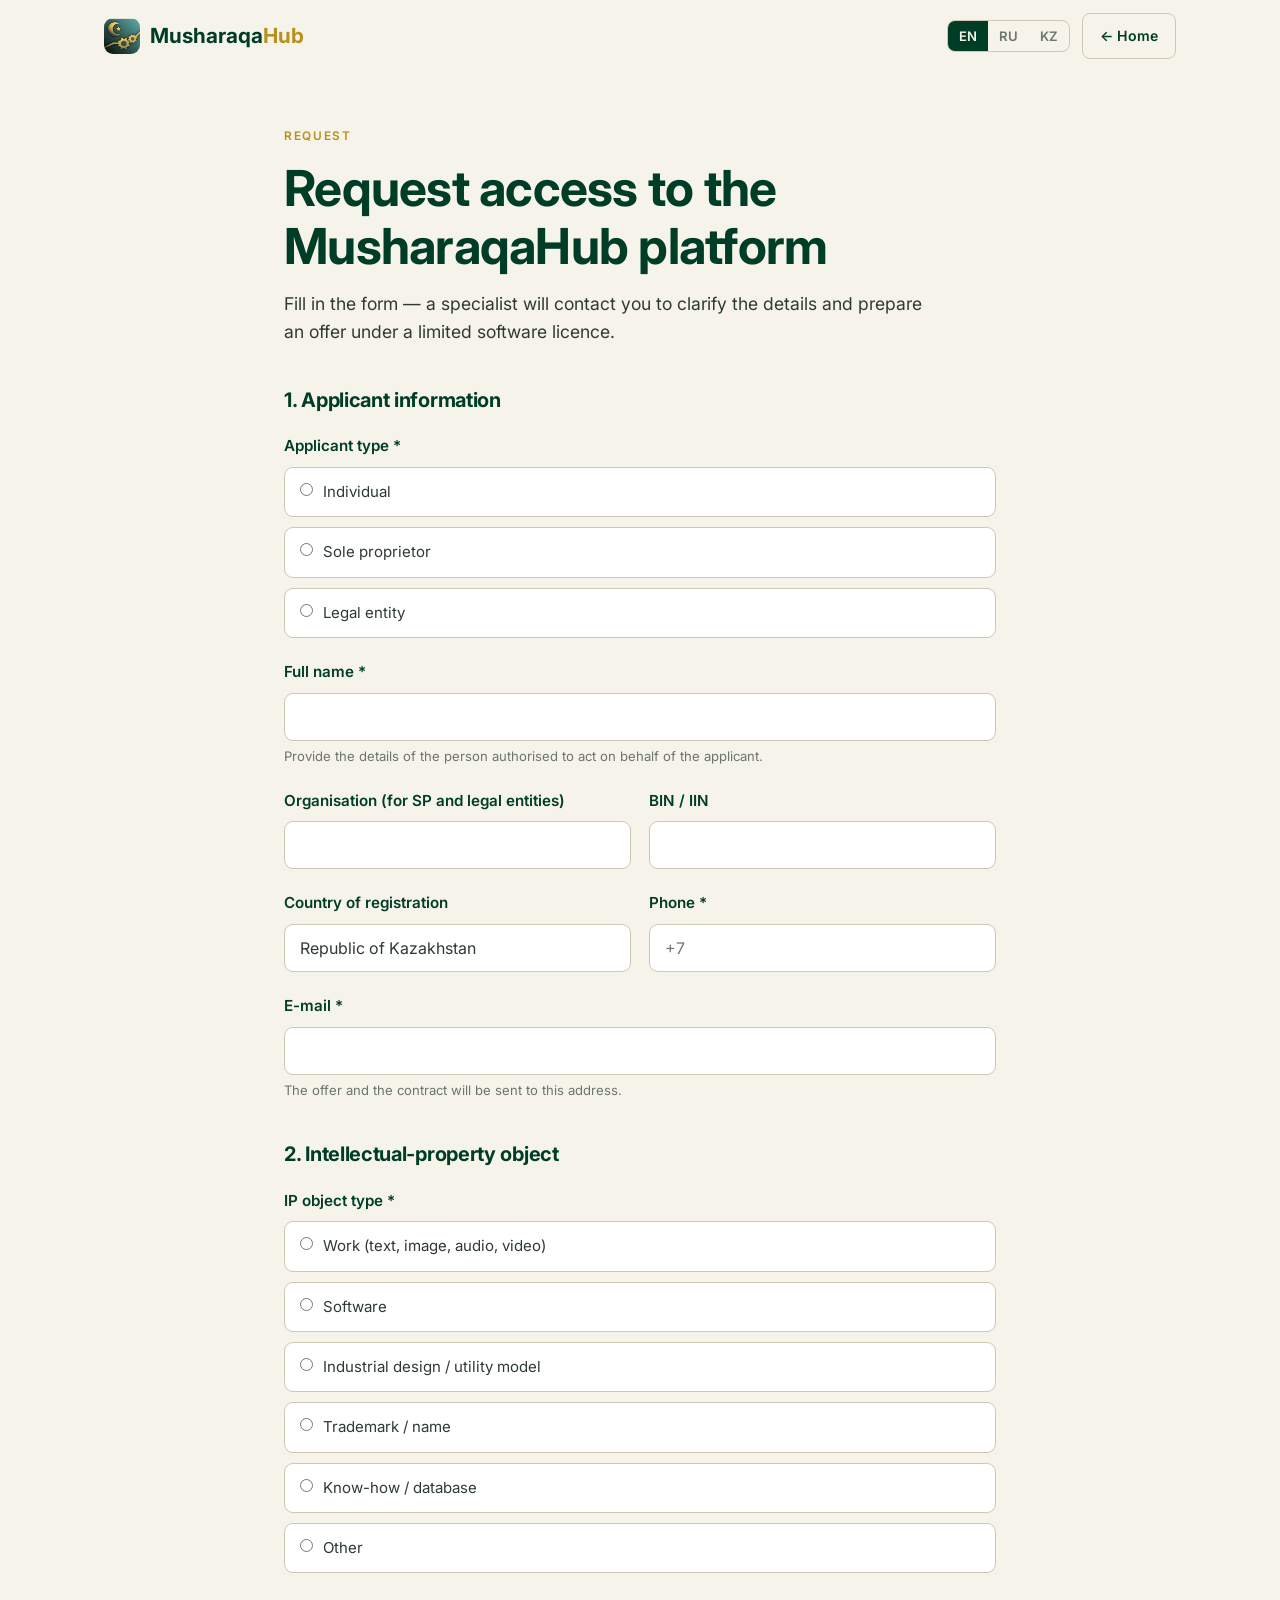
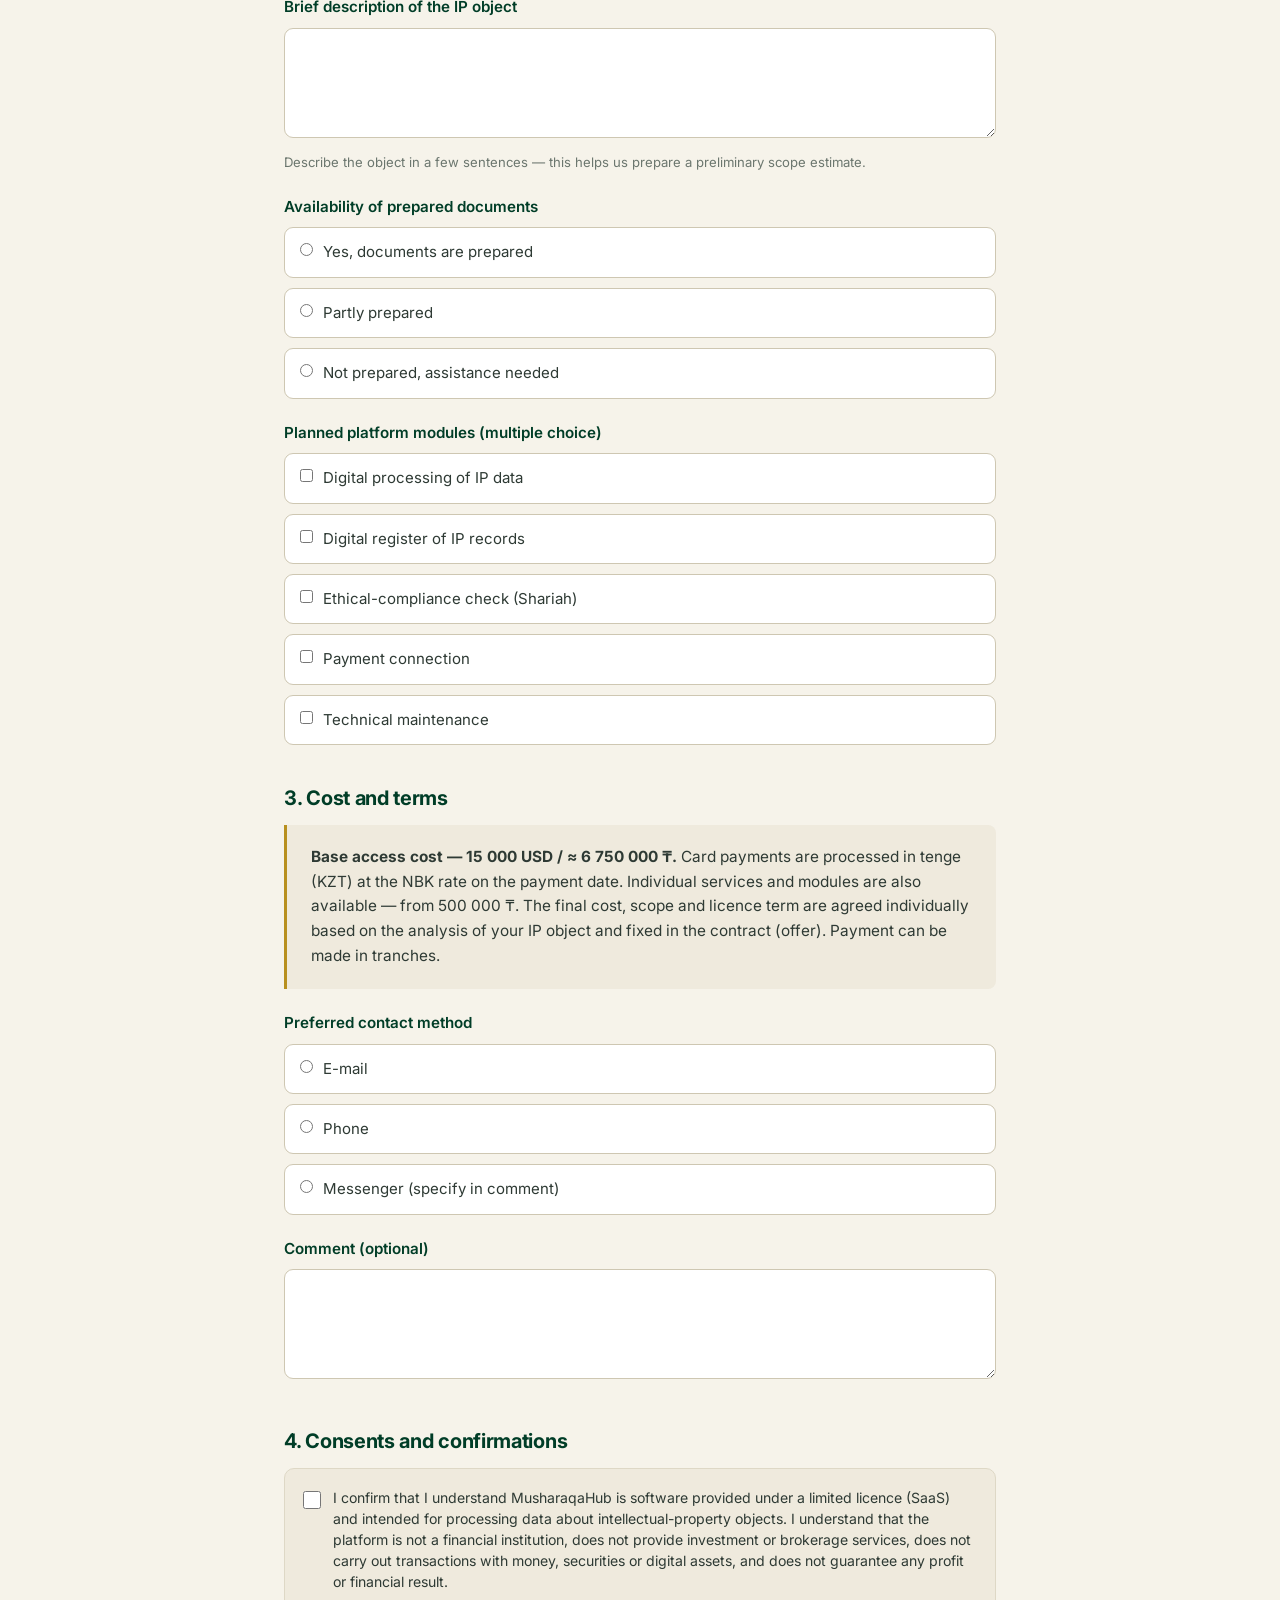
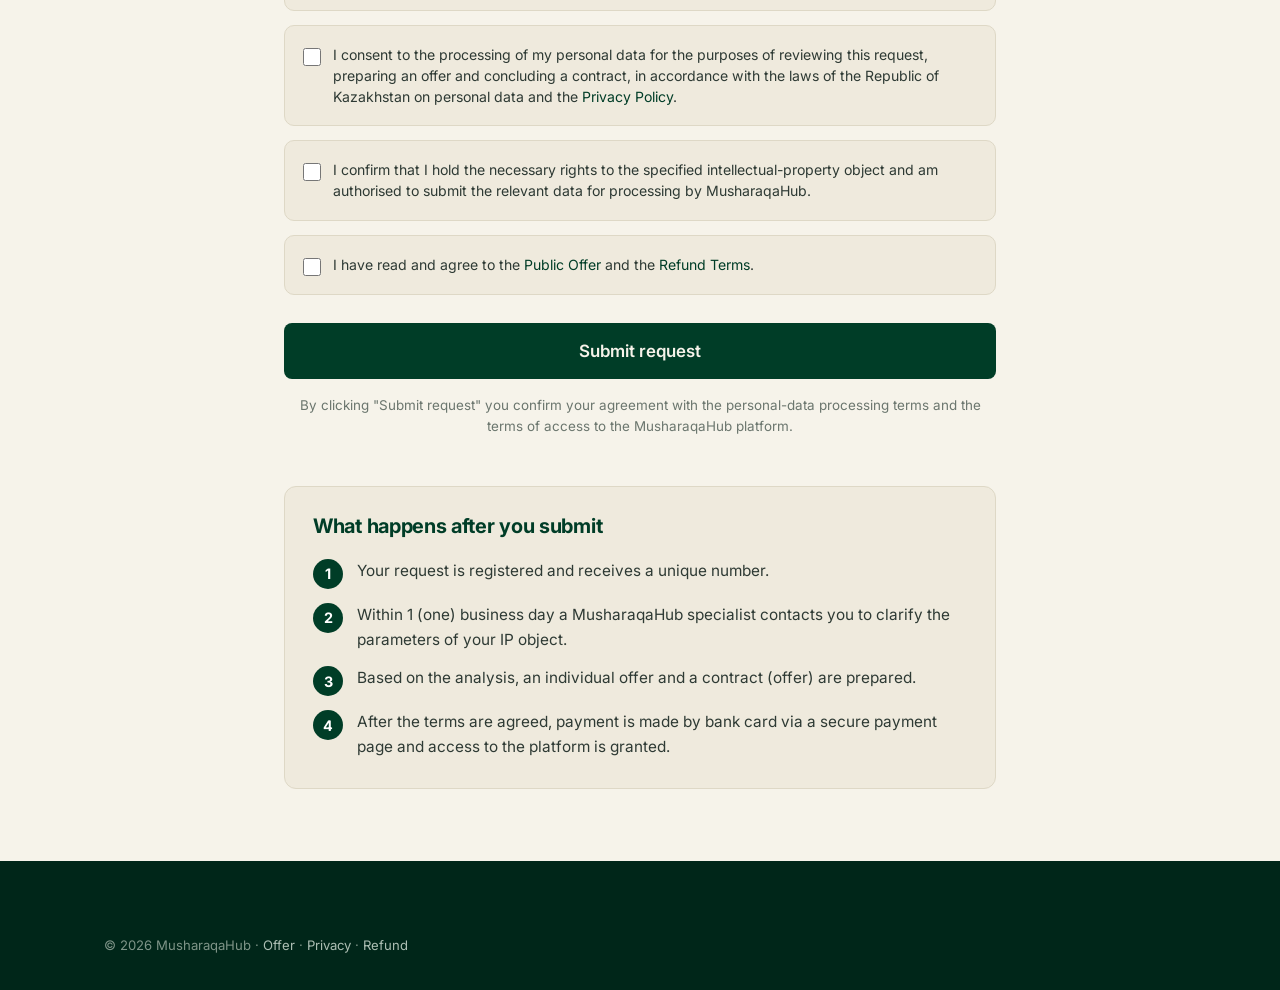
<file: order.html>
<!doctype html>
<html lang="en">
<head>
<meta charset="utf-8">
<meta name="viewport" content="width=device-width, initial-scale=1">
<title data-i18n="meta.title">Request access to MusharaqaHub</title>
<meta name="description" content="Request access to the MusharaqaHub platform under a limited software licence.">
<link rel="icon" href="logo-icon.png" type="image/png">
<link href="https://fonts.googleapis.com/css2?family=Inter:wght@400;500;600;700&display=swap" rel="stylesheet">
<link rel="stylesheet" href="styles.css">
</head>
<body>

<header class="site" id="top">
  <div class="shell nav">
    <a href="index.html" class="brand"><img class="mark" src="logo-icon.png" alt=""><span class="bn">Musharaqa<b>Hub</b></span></a>
    <div class="nav-cta">
      <div class="lang-switch">
        <button type="button" data-lang="en" class="active" onclick="setLang('en')">EN</button>
        <button type="button" data-lang="ru" onclick="setLang('ru')">RU</button><button type="button" data-lang="kz" onclick="setLang('kz')">KZ</button>
      </div>
      <a href="index.html" class="btn btn-ghost" data-i18n="back">← Home</a>
    </div>
  </div>
</header>

<section style="padding-top:48px">
  <div class="shell form-wrap">
    <span class="eyebrow" data-i18n="eyebrow">Request</span>
    <h1 style="margin-top:10px" data-i18n="h1">Request access to the MusharaqaHub platform</h1>
    <p class="lead" style="margin-top:14px" data-i18n="lead">Fill in the form — a specialist will contact you to clarify the details and prepare an offer under a limited software licence.</p>

    <!-- ПОДКЛЮЧЕНИЕ ФОРМЫ: создайте форму на formspree.io и вставьте её ID вместо YOUR_FORMSPREE_ID -->
    <form id="orderForm" method="post" action="https://formspree.io/f/YOUR_FORMSPREE_ID" accept-charset="UTF-8">
      <input type="hidden" name="_subject" value="MusharaqaHub — новая заявка с сайта">
      <input type="hidden" name="_next" id="nextField" value="https://musharaqahub.com/thanks.html">
      <input type="text" name="_gotcha" style="display:none" tabindex="-1" autocomplete="off">
      <h2 style="font-size:1.25rem;margin-top:42px" data-i18n="b1">1. Applicant information</h2>

      <div class="fgroup">
        <label data-i18n="f.type">Applicant type *</label>
        <div class="radio-row">
          <label class="opt"><input type="radio" name="applicant_type" value="Individual" required><span data-i18n="f.type1">Individual</span></label>
          <label class="opt"><input type="radio" name="applicant_type" value="Sole proprietor"><span data-i18n="f.type2">Sole proprietor</span></label>
          <label class="opt"><input type="radio" name="applicant_type" value="Legal entity"><span data-i18n="f.type3">Legal entity</span></label>
        </div>
      </div>

      <div class="fgroup">
        <label data-i18n="f.name">Full name *</label>
        <input type="text" name="fio" required>
        <div class="hint" data-i18n="f.nameh">Provide the details of the person authorised to act on behalf of the applicant.</div>
      </div>

      <div class="grid-2">
        <div class="fgroup"><label data-i18n="f.org">Organisation (for SP and legal entities)</label><input type="text" name="org"></div>
        <div class="fgroup"><label data-i18n="f.bin">BIN / IIN</label><input type="text" name="bin"></div>
      </div>

      <div class="grid-2">
        <div class="fgroup"><label data-i18n="f.country">Country of registration</label><input type="text" name="country" value="Republic of Kazakhstan"></div>
        <div class="fgroup"><label data-i18n="f.phone">Phone *</label><input type="tel" name="phone" required placeholder="+7"></div>
      </div>

      <div class="fgroup">
        <label data-i18n="f.email">E-mail *</label>
        <input type="email" name="email" required>
        <div class="hint" data-i18n="f.emailh">The offer and the contract will be sent to this address.</div>
      </div>

      <h2 style="font-size:1.25rem;margin-top:42px" data-i18n="b2">2. Intellectual-property object</h2>

      <div class="fgroup">
        <label data-i18n="f.iptype">IP object type *</label>
        <div class="radio-row">
          <label class="opt"><input type="radio" name="ip_type" value="Work" required><span data-i18n="f.ip1">Work (text, image, audio, video)</span></label>
          <label class="opt"><input type="radio" name="ip_type" value="Software"><span data-i18n="f.ip2">Software</span></label>
          <label class="opt"><input type="radio" name="ip_type" value="Industrial design / utility model"><span data-i18n="f.ip3">Industrial design / utility model</span></label>
          <label class="opt"><input type="radio" name="ip_type" value="Trademark / name"><span data-i18n="f.ip4">Trademark / name</span></label>
          <label class="opt"><input type="radio" name="ip_type" value="Know-how / database"><span data-i18n="f.ip5">Know-how / database</span></label>
          <label class="opt"><input type="radio" name="ip_type" value="Other"><span data-i18n="f.ip6">Other</span></label>
        </div>
      </div>

      <div class="fgroup">
        <label data-i18n="f.ipdesc">Brief description of the IP object</label>
        <textarea name="ip_desc"></textarea>
        <div class="hint" data-i18n="f.ipdesch">Describe the object in a few sentences — this helps us prepare a preliminary scope estimate.</div>
      </div>

      <div class="fgroup">
        <label data-i18n="f.docs">Availability of prepared documents</label>
        <div class="radio-row">
          <label class="opt"><input type="radio" name="docs" value="Yes"><span data-i18n="f.docs1">Yes, documents are prepared</span></label>
          <label class="opt"><input type="radio" name="docs" value="Partly"><span data-i18n="f.docs2">Partly prepared</span></label>
          <label class="opt"><input type="radio" name="docs" value="No"><span data-i18n="f.docs3">Not prepared, assistance needed</span></label>
        </div>
      </div>

      <div class="fgroup">
        <label data-i18n="f.modules">Planned platform modules (multiple choice)</label>
        <div class="check-col">
          <label class="opt"><input type="checkbox" name="modules" value="IP data processing"><span data-i18n="f.mod1">Digital processing of IP data</span></label>
          <label class="opt"><input type="checkbox" name="modules" value="Digital register"><span data-i18n="f.mod2">Digital register of IP records</span></label>
          <label class="opt"><input type="checkbox" name="modules" value="Ethical-compliance check"><span data-i18n="f.mod3">Ethical-compliance check (Shariah)</span></label>
          <label class="opt"><input type="checkbox" name="modules" value="Payment integration"><span data-i18n="f.mod4">Payment connection</span></label>
          <label class="opt"><input type="checkbox" name="modules" value="Technical maintenance"><span data-i18n="f.mod5">Technical maintenance</span></label>
        </div>
      </div>

      <h2 style="font-size:1.25rem;margin-top:42px" data-i18n="b3">3. Cost and terms</h2>
      <div class="callout" style="margin-top:14px">
        <p data-i18n="b3p"><strong>Base access cost — 15 000 USD / ≈ 6 750 000 ₸.</strong> Card payments are processed in tenge (KZT) at the NBK rate on the payment date. Individual services and modules are also available — from 500 000 ₸. The final cost, scope and licence term are agreed individually based on the analysis of your IP object and fixed in the contract (offer). Payment can be made in tranches.</p>
      </div>

      <div class="fgroup">
        <label data-i18n="f.pref">Preferred contact method</label>
        <div class="radio-row">
          <label class="opt"><input type="radio" name="contact_pref" value="E-mail"><span>E-mail</span></label>
          <label class="opt"><input type="radio" name="contact_pref" value="Phone"><span data-i18n="f.pref2">Phone</span></label>
          <label class="opt"><input type="radio" name="contact_pref" value="Messenger"><span data-i18n="f.pref3">Messenger (specify in comment)</span></label>
        </div>
      </div>

      <div class="fgroup"><label data-i18n="f.comment">Comment (optional)</label><textarea name="comment"></textarea></div>

      <h2 style="font-size:1.25rem;margin-top:42px" data-i18n="b4">4. Consents and confirmations</h2>

      <div class="consent"><input type="checkbox" id="c1" required><label for="c1" data-i18n="c1">I confirm that I understand MusharaqaHub is software provided under a limited licence (SaaS) and intended for processing data about intellectual-property objects. I understand that the platform is not a financial institution, does not provide investment or brokerage services, does not carry out transactions with money, securities or digital assets, and does not guarantee any profit or financial result.</label></div>
      <div class="consent"><input type="checkbox" id="c2" required><label for="c2" data-i18n="c2">I consent to the processing of my personal data for the purposes of reviewing this request, preparing an offer and concluding a contract, in accordance with the laws of the Republic of Kazakhstan on personal data and the <a href="privacy.html">Privacy Policy</a>.</label></div>
      <div class="consent"><input type="checkbox" id="c3" required><label for="c3" data-i18n="c3">I confirm that I hold the necessary rights to the specified intellectual-property object and am authorised to submit the relevant data for processing by MusharaqaHub.</label></div>
      <div class="consent"><input type="checkbox" id="c4" required><label for="c4" data-i18n="c4">I have read and agree to the <a href="oferta.html">Public Offer</a> and the <a href="refund.html">Refund Terms</a>.</label></div>

      <button type="submit" class="btn btn-primary btn-lg btn-block" style="margin-top:28px" data-i18n="submit">Submit request</button>
      <p class="form-note" data-i18n="subnote">By clicking "Submit request" you confirm your agreement with the personal-data processing terms and the terms of access to the MusharaqaHub platform.</p>
    </form>

    <div style="margin-top:48px;background:var(--paper-2);border:1px solid var(--line);border-radius:12px;padding:28px">
      <h2 style="font-size:1.25rem" data-i18n="after.h">What happens after you submit</h2>
      <ul class="after-steps">
        <li data-i18n="after.1">Your request is registered and receives a unique number.</li>
        <li data-i18n="after.2">Within 1 (one) business day a MusharaqaHub specialist contacts you to clarify the parameters of your IP object.</li>
        <li data-i18n="after.3">Based on the analysis, an individual offer and a contract (offer) are prepared.</li>
        <li data-i18n="after.4">After the terms are agreed, payment is made by bank card via a secure payment page and access to the platform is granted.</li>
      </ul>
    </div>
  </div>
</section>

<footer class="site">
  <div class="shell">
    <p class="copy">© 2026 MusharaqaHub ·
      <a href="oferta.html" style="display:inline" data-i18n="foot.offer">Offer</a> ·
      <a href="privacy.html" style="display:inline" data-i18n="foot.privacy">Privacy</a> ·
      <a href="refund.html" style="display:inline" data-i18n="foot.refund">Refund</a>
    </p>
  </div>
</footer>

<script>
const RU = {
 "meta.title":"Заявка на доступ к MusharaqaHub","back":"← На главную","eyebrow":"Заявка",
 "h1":"Заявка на предоставление доступа к платформе MusharaqaHub",
 "lead":"Заполните форму — специалист свяжется с вами для уточнения деталей и подготовки предложения на условиях ограниченной лицензии на программное обеспечение.",
 "b1":"1. Информация о заявителе",
 "f.type":"Тип заявителя *","f.type1":"Физическое лицо","f.type2":"Индивидуальный предприниматель","f.type3":"Юридическое лицо",
 "f.name":"Фамилия, Имя, Отчество (полностью) *","f.nameh":"Укажите данные лица, уполномоченного действовать от имени заявителя.",
 "f.org":"Название организации (для ИП и юрлиц)","f.bin":"БИН / ИИН",
 "f.country":"Страна регистрации","f.phone":"Контактный телефон *",
 "f.email":"Контактный e-mail *","f.emailh":"На указанный адрес будет направлено предложение и договор (оферта).",
 "b2":"2. Информация об объекте интеллектуальной собственности",
 "f.iptype":"Тип объекта ИС *","f.ip1":"Произведение (текст, изображение, аудио, видео)","f.ip2":"Программное обеспечение","f.ip3":"Промышленный образец / полезная модель","f.ip4":"Товарный знак / наименование","f.ip5":"Ноу-хау / база данных","f.ip6":"Иное",
 "f.ipdesc":"Краткое описание объекта ИС","f.ipdesch":"Опишите объект в нескольких предложениях — это поможет подготовить предварительную оценку объёма работ.",
 "f.docs":"Наличие подготовленных документов","f.docs1":"Да, документы подготовлены","f.docs2":"Частично подготовлены","f.docs3":"Не подготовлены, требуется помощь",
 "f.modules":"Планируемые модули платформы (можно выбрать несколько)","f.mod1":"Цифровая обработка данных об ИС","f.mod2":"Цифровой реестр сведений об ИС","f.mod3":"Проверка на соответствие нормам этики (Шариа)","f.mod4":"Подключение оплаты услуг","f.mod5":"Техническое сопровождение",
 "b3":"3. Стоимость и условия",
 "b3p":"<strong>Базовая стоимость доступа — 15 000 USD / ≈ 6 750 000 ₸.</strong> Оплата банковской картой проводится в тенге (KZT) по курсу НБ РК на дату платежа. Доступны также отдельные услуги и модули — от 500 000 ₸. Окончательная стоимость, состав услуг и срок лицензии согласовываются индивидуально по результатам анализа объекта ИС и фиксируются в договоре (оферте). Возможна оплата траншами.",
 "f.pref":"Предпочтительный способ связи","f.pref2":"Телефон","f.pref3":"Мессенджер (указать в комментарии)",
 "f.comment":"Комментарий (необязательно)",
 "b4":"4. Согласия и подтверждения",
 "c1":"Я подтверждаю, что ознакомлен(а) с тем, что MusharaqaHub является программным обеспечением, предоставляемым на условиях ограниченной лицензии (SaaS) и предназначенным для обработки данных об объектах интеллектуальной собственности. Я понимаю, что платформа не является финансовой организацией, не оказывает инвестиционных и брокерских услуг, не осуществляет операций с денежными средствами, ценными бумагами и цифровыми активами и не гарантирует получение прибыли или иного финансового результата.",
 "c2":"Я даю согласие на обработку моих персональных данных в целях рассмотрения заявки, подготовки предложения и заключения договора, в соответствии с законодательством Республики Казахстан о персональных данных и их защите и <a href=\"privacy.html\">Политикой конфиденциальности</a>.",
 "c3":"Я подтверждаю, что обладаю необходимыми правами на указанный объект интеллектуальной собственности и уполномочен(а) передавать соответствующие данные для обработки платформой MusharaqaHub.",
 "c4":"Я ознакомлен(а) и согласен(на) с условиями <a href=\"oferta.html\">Публичной оферты</a> и <a href=\"refund.html\">Условиями возврата</a>.",
 "submit":"Отправить заявку","subnote":"Нажимая «Отправить заявку», вы подтверждаете согласие с условиями обработки персональных данных и условиями предоставления доступа к платформе MusharaqaHub.",
 "after.h":"Что происходит после отправки заявки","after.1":"Заявка регистрируется и получает уникальный номер.","after.2":"В течение 1 (одного) рабочего дня с вами связывается специалист MusharaqaHub для уточнения параметров объекта ИС.","after.3":"По результатам анализа формируется индивидуальное предложение и договор (оферта).","after.4":"После согласования условий производится оплата банковской картой через защищённую платёжную страницу, и предоставляется доступ к платформе.",
 "foot.offer":"Оферта","foot.privacy":"Конфиденциальность","foot.refund":"Возврат"
};
const KZ={"meta.title": "MusharaqaHub-қа қолжетімділікке өтінім", "back": "← Басты бетке", "eyebrow": "Өтінім", "h1": "MusharaqaHub платформасына қолжетімділік беруге өтінім", "lead": "Форманы толтырыңыз — маман сізбен байланысып, бағдарламалық қамтамасыз етуге шектеулі лицензия шарттарында ұсыныс дайындау үшін егжей-тегжейін нақтылайды.", "b1": "1. Өтініш беруші туралы ақпарат", "f.type": "Өтініш беруші түрі *", "f.type1": "Жеке тұлға", "f.type2": "Жеке кәсіпкер", "f.type3": "Заңды тұлға", "f.name": "Тегі, аты, әкесінің аты (толық) *", "f.nameh": "Өтініш беруші атынан әрекет етуге уәкілетті тұлғаның деректерін көрсетіңіз.", "f.org": "Ұйым атауы (ЖК және заңды тұлғалар үшін)", "f.bin": "БСН / ЖСН", "f.country": "Тіркелген елі", "f.phone": "Байланыс телефоны *", "f.email": "Байланыс e-mail *", "f.emailh": "Көрсетілген мекенжайға ұсыныс пен шарт (оферта) жіберіледі.", "b2": "2. Зияткерлік меншік объектісі туралы ақпарат", "f.iptype": "ЗМ объектісінің түрі *", "f.ip1": "Туынды (мәтін, бейне, аудио, видео)", "f.ip2": "Бағдарламалық қамтамасыз ету", "f.ip3": "Өнеркәсіптік үлгі / пайдалы модель", "f.ip4": "Тауар белгісі / атауы", "f.ip5": "Ноу-хау / дерекқор", "f.ip6": "Өзге", "f.ipdesc": "ЗМ объектісінің қысқаша сипаттамасы", "f.ipdesch": "Объектіні бірнеше сөйлеммен сипаттаңыз — бұл жұмыс көлемін алдын ала бағалауға көмектеседі.", "f.docs": "Дайындалған құжаттардың болуы", "f.docs1": "Иә, құжаттар дайындалған", "f.docs2": "Ішінара дайындалған", "f.docs3": "Дайындалмаған, көмек қажет", "f.modules": "Жоспарланған платформа модульдері (бірнешеуін таңдауға болады)", "f.mod1": "ЗМ туралы деректерді цифрлық өңдеу", "f.mod2": "ЗМ туралы мәліметтердің цифрлық тізілімі", "f.mod3": "Этика нормаларына сәйкестікті тексеру (Шариғат)", "f.mod4": "Қызметтер төлемін қосу", "f.mod5": "Техникалық сүйемелдеу", "b3": "3. Құны мен шарттары", "b3p": "<strong>Қолжетімділіктің базалық құны — 15 000 USD / ≈ 6 750 000 ₸.</strong> Банктік картамен төлем төлем күніне ҚР ҰБ бағамы бойынша теңгемен (KZT) жүргізіледі. Сондай-ақ жеке қызметтер мен модульдер қолжетімді — 500 000 ₸-ден бастап. Қорытынды құн, қызметтер құрамы және лицензия мерзімі ЗМ объектісін талдау нәтижесі бойынша жеке келісіледі және шартта (офертада) бекітіледі. Транштармен төлеу мүмкін.", "f.pref": "Байланыстың қолайлы тәсілі", "f.pref2": "Телефон", "f.pref3": "Мессенджер (пікірде көрсету)", "f.comment": "Пікір (міндетті емес)", "b4": "4. Келісімдер мен растаулар", "c1": "MusharaqaHub шектеулі лицензия (SaaS) шарттарында ұсынылатын және зияткерлік меншік объектілері туралы деректерді өңдеуге арналған бағдарламалық қамтамасыз ету болып табылатынымен таныстығымды растаймын. Платформаның қаржы ұйымы болып табылмайтынын, инвестициялық және брокерлік қызметтер көрсетпейтінін, ақшамен, бағалы қағаздармен және цифрлық активтермен операциялар жасамайтынын және пайда немесе өзге қаржылық нәтиже алуға кепілдік бермейтінін түсінемін.", "c2": "Қазақстан Республикасының дербес деректер және оларды қорғау туралы заңнамасына және <a href=\"privacy.html\">Құпиялылық саясатына</a> сәйкес өтінімді қарау, ұсыныс дайындау және шарт жасасу мақсатында дербес деректерімді өңдеуге келісім беремін.", "c3": "Көрсетілген зияткерлік меншік объектісіне қажетті құқықтарым бар екенін және тиісті деректерді MusharaqaHub платформасына өңдеуге беруге уәкілетті екенімді растаймын.", "c4": "<a href=\"oferta.html\">Жария оферта</a> және <a href=\"refund.html\">Қайтару шарттары</a> талаптарымен таныстым және келісемін.", "submit": "Өтінімді жіберу", "subnote": "«Өтінімді жіберу» түймесін басу арқылы сіз дербес деректерді өңдеу шарттарымен және MusharaqaHub платформасына қолжетімділік беру шарттарымен келісетініңізді растайсыз.", "after.h": "Өтінім жіберілгеннен кейін не болады", "after.1": "Өтінім тіркеліп, бірегей нөмір алады.", "after.2": "1 (бір) жұмыс күні ішінде MusharaqaHub маманы ЗМ объектісінің параметрлерін нақтылау үшін сізбен байланысады.", "after.3": "Талдау нәтижесі бойынша жеке ұсыныс пен шарт (оферта) қалыптастырылады.", "after.4": "Шарттар келісілгеннен кейін банктік картамен қорғалған төлем беті арқылы төлем жүргізіледі және платформаға қолжетімділік беріледі.", "foot.offer": "Оферта", "foot.privacy": "Құпиялылық", "foot.refund": "Қайтару"};
function setLang(l){
  document.documentElement.lang=l;
  document.querySelectorAll('[data-i18n]').forEach(el=>{
    const k=el.getAttribute('data-i18n');
    if(l!=='en'){ if(el.getAttribute('data-en')===null) el.setAttribute('data-en',el.innerHTML); var _d=(l==='kz'?KZ:RU); if(_d&&_d[k]!=null) el.innerHTML=_d[k]; else el.innerHTML=el.getAttribute('data-en'); }
    else if(el.getAttribute('data-en')!==null){ el.innerHTML=el.getAttribute('data-en'); }
  });
  const t=document.querySelector('[data-i18n="meta.title"]'); if(t) document.title=t.textContent;
  document.querySelectorAll('.lang-switch button').forEach(b=>b.classList.toggle('active',b.getAttribute('data-lang')===l));
  try{localStorage.setItem('lang',l)}catch(e){}
}
// absolute redirect URL for Formspree after successful submit
try{var nf=document.getElementById('nextField'); if(nf) nf.value=new URL('thanks.html',location.href).href;}catch(e){}
// guard: warn if the Formspree endpoint has not been configured yet
document.getElementById('orderForm').addEventListener('submit',function(e){
  if(this.action.indexOf('YOUR_FORMSPREE_ID')>-1){e.preventDefault();
    alert(document.documentElement.lang==='ru'?'Форма ещё не подключена: вставьте ID формы Formspree в атрибут action.':'Form not connected yet: paste your Formspree form ID into the action attribute.');}
});
try{const sv=localStorage.getItem('lang'); if(sv==='ru'||sv==='kz') setLang(sv);}catch(e){}
</script>
</body>
</html>
</file>
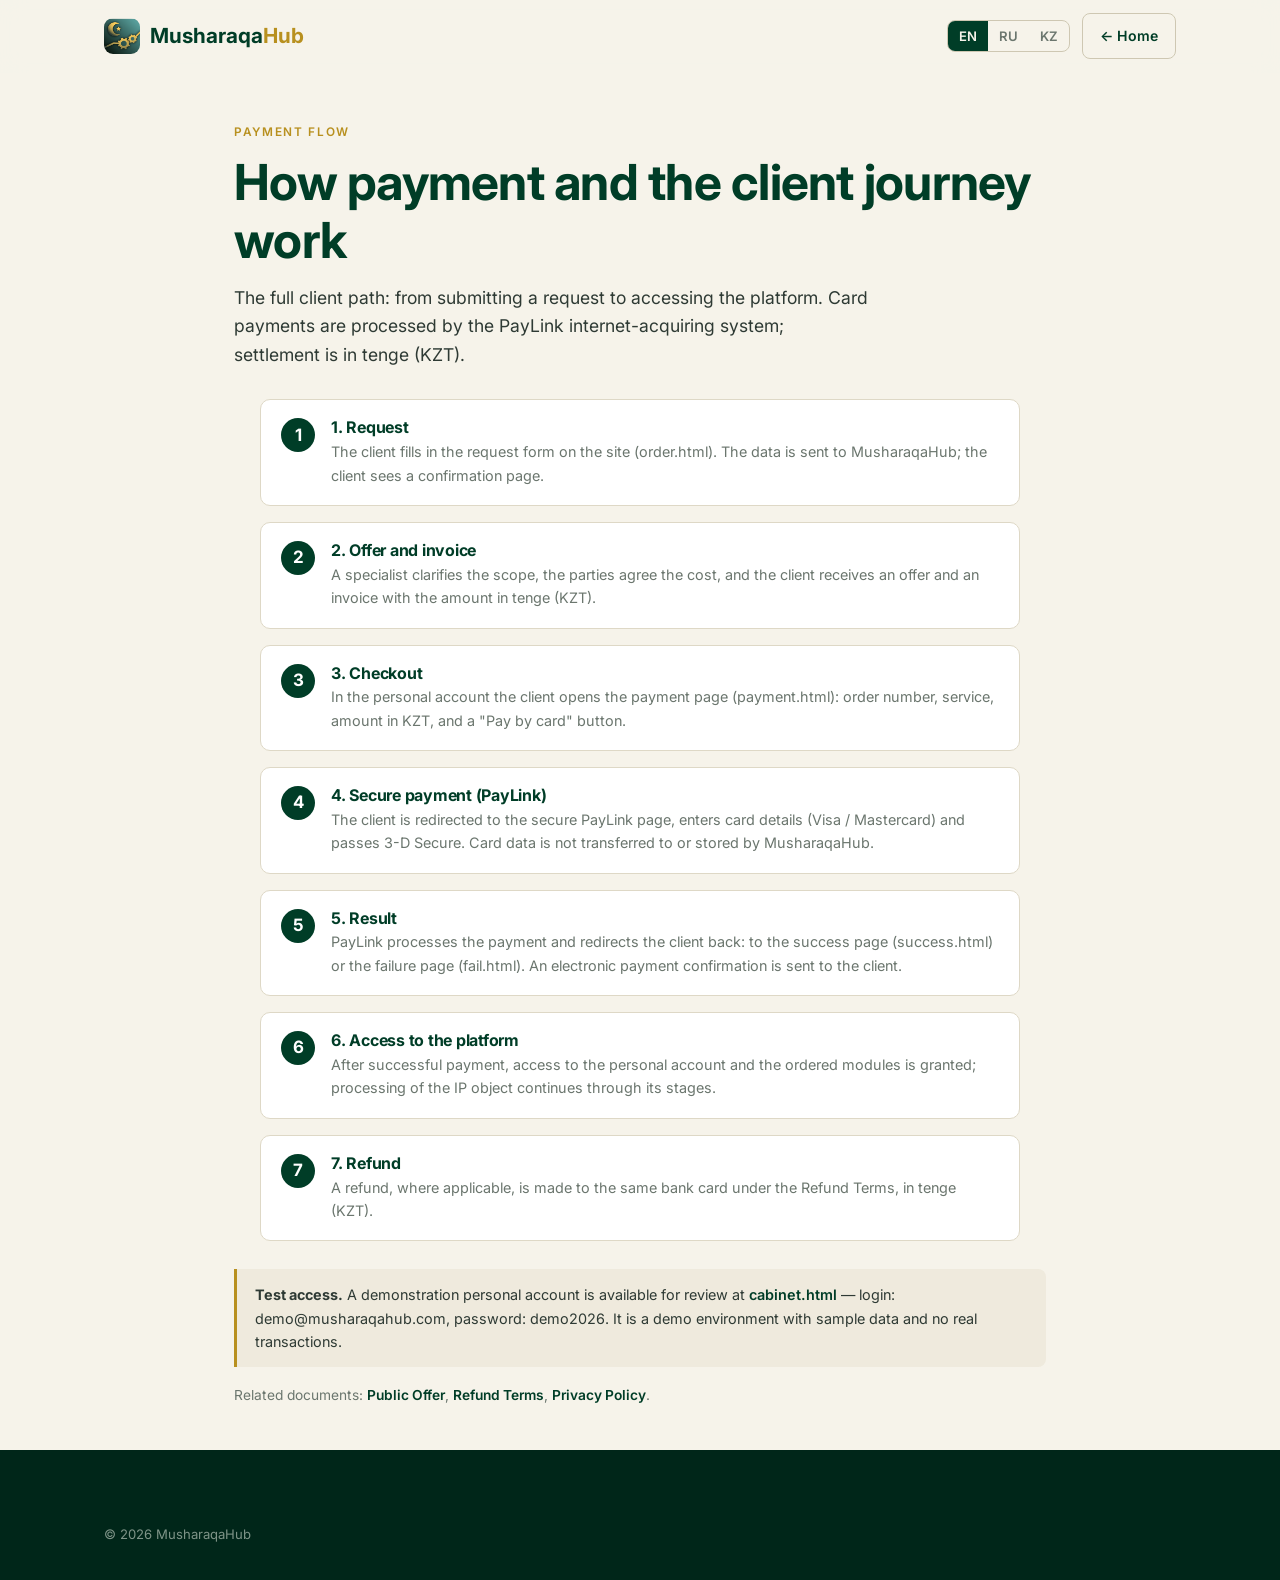
<file: payment-flow.html>
<!doctype html>
<html lang="en">
<head>
<meta charset="utf-8">
<meta name="viewport" content="width=device-width, initial-scale=1">
<title data-i18n="title">Payment flow — MusharaqaHub</title>
<link rel="icon" href="logo-icon.png" type="image/png">
<link href="https://fonts.googleapis.com/css2?family=Inter:wght@400;500;600;700&display=swap" rel="stylesheet">
<link rel="stylesheet" href="styles.css">
</head>
<body>
<header class="site"><div class="shell nav">
  <a href="index.html" class="brand"><img class="mark" src="logo-icon.png" alt=""><span class="bn">Musharaqa<b>Hub</b></span></a>
  <div class="nav-cta"><div class="lang-switch"><button type="button" data-lang="en" class="active" onclick="setLang('en')">EN</button><button type="button" data-lang="ru" onclick="setLang('ru')">RU</button><button type="button" data-lang="kz" onclick="setLang('kz')">KZ</button></div><a href="index.html" class="btn btn-ghost" data-i18n="home">← Home</a></div>
</div></header>

<section class="shell" style="max-width:860px;padding:44px 24px">
  <span class="eyebrow" data-i18n="eyebrow">Payment flow</span>
  <h1 style="margin:8px 0 10px" data-i18n="h1">How payment and the client journey work</h1>
  <p class="lead" data-i18n="lead">The full client path: from submitting a request to accessing the platform. Card payments are processed by the PayLink internet-acquiring system; settlement is in tenge (KZT).</p>

  <ol class="flow-steps">
    <li><div><h3 data-i18n="s1h">1. Request</h3><p data-i18n="s1p">The client fills in the request form on the site (order.html). The data is sent to MusharaqaHub; the client sees a confirmation page.</p></div></li>
    <li><div><h3 data-i18n="s2h">2. Offer and invoice</h3><p data-i18n="s2p">A specialist clarifies the scope, the parties agree the cost, and the client receives an offer and an invoice with the amount in tenge (KZT).</p></div></li>
    <li><div><h3 data-i18n="s3h">3. Checkout</h3><p data-i18n="s3p">In the personal account the client opens the payment page (payment.html): order number, service, amount in KZT, and a "Pay by card" button.</p></div></li>
    <li><div><h3 data-i18n="s4h">4. Secure payment (PayLink)</h3><p data-i18n="s4p">The client is redirected to the secure PayLink page, enters card details (Visa / Mastercard) and passes 3-D Secure. Card data is not transferred to or stored by MusharaqaHub.</p></div></li>
    <li><div><h3 data-i18n="s5h">5. Result</h3><p data-i18n="s5p">PayLink processes the payment and redirects the client back: to the success page (success.html) or the failure page (fail.html). An electronic payment confirmation is sent to the client.</p></div></li>
    <li><div><h3 data-i18n="s6h">6. Access to the platform</h3><p data-i18n="s6p">After successful payment, access to the personal account and the ordered modules is granted; processing of the IP object continues through its stages.</p></div></li>
    <li><div><h3 data-i18n="s7h">7. Refund</h3><p data-i18n="s7p">A refund, where applicable, is made to the same bank card under the Refund Terms, in tenge (KZT).</p></div></li>
  </ol>

  <div class="pay-note" style="margin-top:28px" data-i18n="note"><strong>Test access.</strong> A demonstration personal account is available for review at <a href="cabinet.html" style="color:var(--ink);font-weight:600">cabinet.html</a> — login: demo@musharaqahub.com, password: demo2026. It is a demo environment with sample data and no real transactions.</div>

  <p class="small muted" style="margin-top:18px" data-i18n="docs">Related documents: <a href="oferta.html" style="color:var(--ink);font-weight:600">Public Offer</a>, <a href="refund.html" style="color:var(--ink);font-weight:600">Refund Terms</a>, <a href="privacy.html" style="color:var(--ink);font-weight:600">Privacy Policy</a>.</p>
</section>

<footer class="site"><div class="shell"><p class="copy">© 2026 MusharaqaHub</p></div></footer>

<script>
const RU={
"title":"Платёжный флоу — MusharaqaHub","home":"← На главную","eyebrow":"Платёжный флоу",
"h1":"Как устроены оплата и клиентский путь",
"lead":"Полный путь клиента: от подачи заявки до доступа к платформе. Оплата картой обрабатывается системой интернет-эквайринга PayLink; расчёты — в тенге (KZT).",
"s1h":"1. Заявка","s1p":"Клиент заполняет форму заявки на сайте (order.html). Данные отправляются в MusharaqaHub; клиент видит страницу подтверждения.",
"s2h":"2. Предложение и счёт","s2p":"Специалист уточняет объём, стороны согласовывают стоимость, клиент получает оферту и счёт с суммой в тенге (KZT).",
"s3h":"3. Оформление оплаты","s3p":"В личном кабинете клиент открывает страницу оплаты (payment.html): номер заказа, услуга, сумма в KZT и кнопка «Оплатить картой».",
"s4h":"4. Защищённая оплата (PayLink)","s4p":"Клиент перенаправляется на защищённую страницу PayLink, вводит данные карты (Visa / Mastercard) и проходит 3-D Secure. Данные карты MusharaqaHub не передаются и не хранятся.",
"s5h":"5. Результат","s5p":"PayLink обрабатывает платёж и возвращает клиента обратно: на страницу успеха (success.html) или ошибки (fail.html). Клиенту направляется электронное подтверждение оплаты.",
"s6h":"6. Доступ к платформе","s6p":"После успешной оплаты предоставляется доступ к личному кабинету и оплаченным модулям; обработка объекта ИС продолжается по этапам.",
"s7h":"7. Возврат","s7p":"Возврат, если применим, производится на ту же банковскую карту согласно «Условиям возврата», в тенге (KZT).",
"note":"<strong>Тестовый доступ.</strong> Демонстрационный личный кабинет для проверки доступен по адресу <a href=\"cabinet.html\" style=\"color:var(--ink);font-weight:600\">cabinet.html</a> — логин: demo@musharaqahub.com, пароль: demo2026. Это демо-среда с демо-данными, без реальных операций.",
"docs":"Связанные документы: <a href=\"oferta.html\" style=\"color:var(--ink);font-weight:600\">Публичная оферта</a>, <a href=\"refund.html\" style=\"color:var(--ink);font-weight:600\">Условия возврата</a>, <a href=\"privacy.html\" style=\"color:var(--ink);font-weight:600\">Политика конфиденциальности</a>."
};
const KZ={"title": "Төлем флоуы — MusharaqaHub", "home": "← Басты бетке", "eyebrow": "Төлем флоуы", "h1": "Төлем мен клиенттік жол қалай ұйымдастырылған", "lead": "Клиенттің толық жолы: өтінім беруден платформаға қолжетімділікке дейін. Картамен төлемді PayLink интернет-эквайринг жүйесі өңдейді; есеп айырысу теңгемен (KZT).", "s1h": "1. Өтінім", "s1p": "Клиент сайтта өтінім формасын толтырады (order.html). Деректер MusharaqaHub-қа жіберіледі; клиент растау бетін көреді.", "s2h": "2. Ұсыныс және шот", "s2p": "Маман көлемді нақтылайды, тараптар құнды келіседі, клиент оферта мен сомасы теңгемен (KZT) көрсетілген шот алады.", "s3h": "3. Төлемді ресімдеу", "s3p": "Жеке кабинетте клиент төлем бетін ашады (payment.html): тапсырыс нөмірі, қызмет, сома KZT-мен және «Картамен төлеу» түймесі.", "s4h": "4. Қорғалған төлем (PayLink)", "s4p": "Клиент PayLink қорғалған бетіне бағытталады, карта деректерін (Visa / Mastercard) енгізеді және 3-D Secure өтеді. Карта деректері MusharaqaHub-қа берілмейді және онда сақталмайды.", "s5h": "5. Нәтиже", "s5p": "PayLink төлемді өңдейді және клиентті кері қайтарады: сәттілік бетіне (success.html) немесе қателік бетіне (fail.html). Клиентке төлемнің электрондық растауы жіберіледі.", "s6h": "6. Платформаға қолжетімділік", "s6p": "Сәтті төлемнен кейін жеке кабинетке және төленген модульдерге қолжетімділік беріледі; ЗМ объектісін өңдеу кезеңдер бойынша жалғасады.", "s7h": "7. Қайтару", "s7p": "Қайтару, қолданылатын болса, «Қайтару шарттарына» сәйкес сол банктік картаға теңгемен (KZT) жүргізіледі.", "note": "<strong>Сынақ қолжетімділігі.</strong> Тексеруге арналған демонстрациялық жеке кабинет мына мекенжайда қолжетімді: <a href=\"cabinet.html\" style=\"color:var(--ink);font-weight:600\">cabinet.html</a> — логин: demo@musharaqahub.com, құпиясөз: demo2026. Бұл демо-деректері бар, нақты операциялары жоқ демо-орта.", "docs": "Байланысты құжаттар: <a href=\"oferta.html\" style=\"color:var(--ink);font-weight:600\">Жария оферта</a>, <a href=\"refund.html\" style=\"color:var(--ink);font-weight:600\">Қайтару шарттары</a>, <a href=\"privacy.html\" style=\"color:var(--ink);font-weight:600\">Құпиялылық саясаты</a>."};
function setLang(l){document.documentElement.lang=l;document.querySelectorAll('[data-i18n]').forEach(el=>{const k=el.getAttribute('data-i18n');if(l!=='en'){if(el.getAttribute('data-en')===null)el.setAttribute('data-en',el.innerHTML);var _d=(l==='kz'?KZ:RU);if(_d&&_d[k]!=null)el.innerHTML=_d[k];else el.innerHTML=el.getAttribute('data-en');}else if(el.getAttribute('data-en')!==null){el.innerHTML=el.getAttribute('data-en');}});const t=document.querySelector('[data-i18n="title"]');if(t)document.title=t.textContent;document.querySelectorAll('.lang-switch button').forEach(b=>b.classList.toggle('active',b.getAttribute('data-lang')===l));try{localStorage.setItem('lang',l)}catch(e){}}
try{var _s=localStorage.getItem('lang');if(_s==='ru'||_s==='kz')setLang(_s);}catch(e){}
</script>
</body>
</html>
</file>
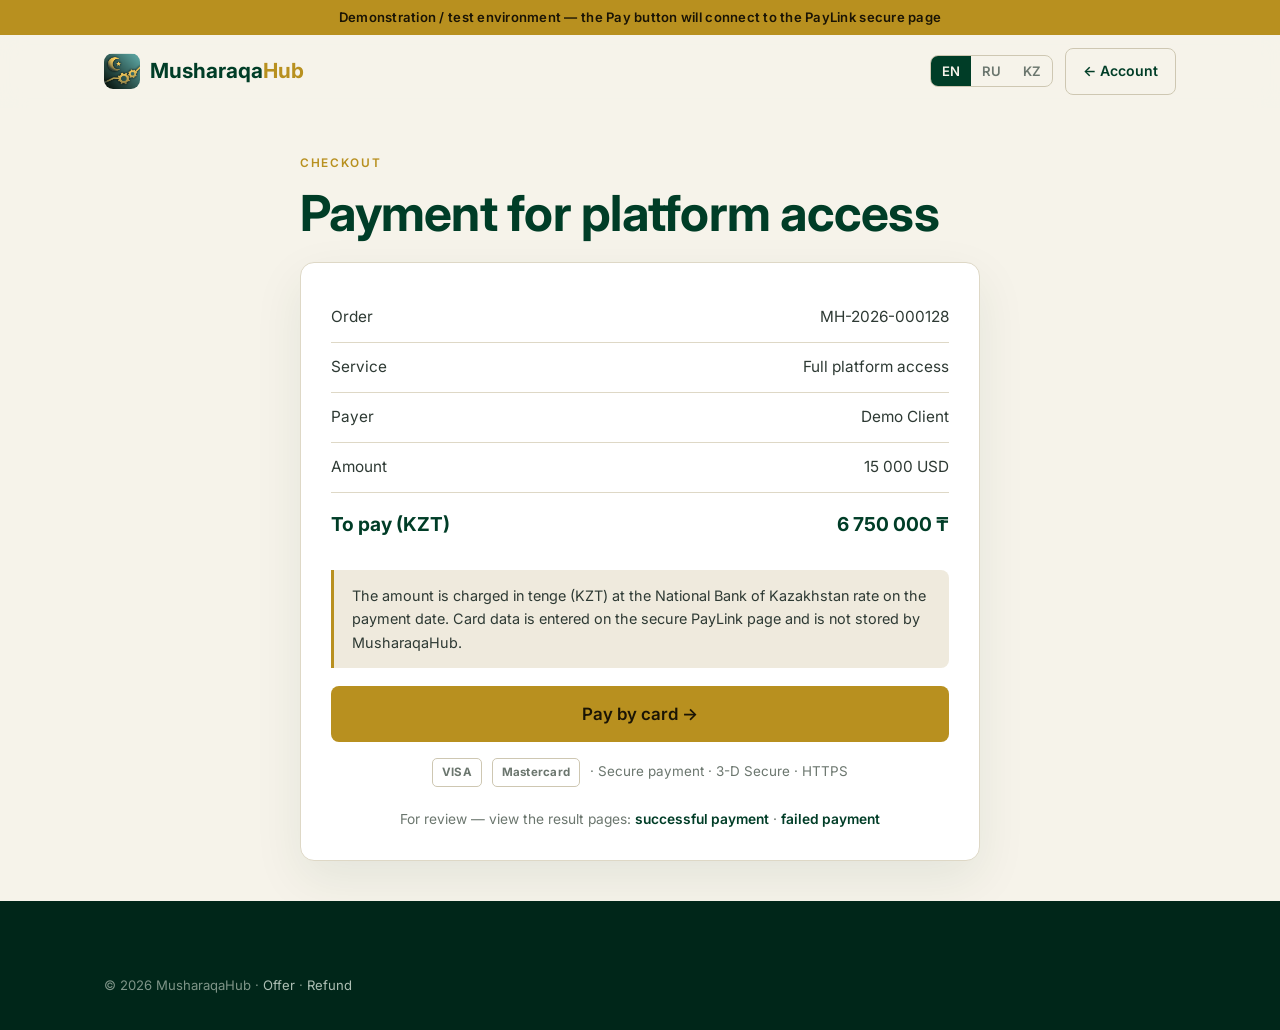
<file: payment.html>
<!doctype html>
<html lang="en">
<head>
<meta charset="utf-8">
<meta name="viewport" content="width=device-width, initial-scale=1">
<title data-i18n="title">Payment — MusharaqaHub</title>
<meta name="robots" content="noindex">
<link rel="icon" href="logo-icon.png" type="image/png">
<link href="https://fonts.googleapis.com/css2?family=Inter:wght@400;500;600;700&display=swap" rel="stylesheet">
<link rel="stylesheet" href="styles.css">
</head>
<body>
<div class="demo-ribbon" data-i18n="ribbon">Demonstration / test environment — the Pay button will connect to the PayLink secure page</div>
<header class="site"><div class="shell nav">
  <a href="index.html" class="brand"><img class="mark" src="logo-icon.png" alt=""><span class="bn">Musharaqa<b>Hub</b></span></a>
  <div class="nav-cta"><div class="lang-switch"><button type="button" data-lang="en" class="active" onclick="setLang('en')">EN</button><button type="button" data-lang="ru" onclick="setLang('ru')">RU</button><button type="button" data-lang="kz" onclick="setLang('kz')">KZ</button></div><a href="cabinet.html" class="btn btn-ghost" data-i18n="back">← Account</a></div>
</div></header>

<div class="pay-wrap">
  <span class="eyebrow" data-i18n="eyebrow">Checkout</span>
  <h1 style="margin:8px 0 20px" data-i18n="h1">Payment for platform access</h1>
  <div class="order-card">
    <div class="order-line"><span data-i18n="l.order">Order</span><span>MH-2026-000128</span></div>
    <div class="order-line"><span data-i18n="l.service">Service</span><span data-i18n="l.servicev">Full platform access</span></div>
    <div class="order-line"><span data-i18n="l.payer">Payer</span><span>Demo Client</span></div>
    <div class="order-line"><span data-i18n="l.amount">Amount</span><span>15 000 USD</span></div>
    <div class="order-line total"><span data-i18n="l.total">To pay (KZT)</span><span>6 750 000 ₸</span></div>

    <div class="pay-note" data-i18n="note">The amount is charged in tenge (KZT) at the National Bank of Kazakhstan rate on the payment date. Card data is entered on the secure PayLink page and is not stored by MusharaqaHub.</div>

    <button class="btn btn-gold btn-lg btn-block" onclick="pay()" data-i18n="paybtn">Pay by card →</button>
    <div class="secure-row">
      <span class="pb">VISA</span><span class="pb">Mastercard</span>
      <span data-i18n="secure">· Secure payment · 3-D Secure · HTTPS</span>
    </div>

    <p class="small muted" style="margin-top:22px;text-align:center" data-i18n="demolinks">For review — view the result pages:
      <a href="success.html" style="color:var(--ink);font-weight:600">successful payment</a> ·
      <a href="fail.html" style="color:var(--ink);font-weight:600">failed payment</a>
    </p>
  </div>
</div>

<footer class="site"><div class="shell"><p class="copy">© 2026 MusharaqaHub · <a href="oferta.html" style="display:inline" data-i18n="l.offer">Offer</a> · <a href="refund.html" style="display:inline" data-i18n="l.refund">Refund</a></p></div></footer>

<script>
const RU={
"title":"Оплата — MusharaqaHub",
"ribbon":"Демонстрационная / тестовая среда — кнопка «Оплатить» будет подключена к защищённой странице PayLink",
"back":"← В кабинет","eyebrow":"Оформление оплаты","h1":"Оплата доступа к платформе",
"l.order":"Заказ","l.service":"Услуга","l.servicev":"Полный доступ к платформе","l.payer":"Плательщик","l.amount":"Сумма","l.total":"К оплате (KZT)",
"note":"Сумма списывается в тенге (KZT) по курсу Национального Банка РК на дату платежа. Данные карты вводятся на защищённой странице PayLink и не хранятся у MusharaqaHub.",
"paybtn":"Оплатить картой →","secure":"· Защищённый платёж · 3-D Secure · HTTPS",
"demolinks":"Для проверки — страницы результата: <a href=\"success.html\" style=\"color:var(--ink);font-weight:600\">успешная оплата</a> · <a href=\"fail.html\" style=\"color:var(--ink);font-weight:600\">неуспешная оплата</a>",
"l.offer":"Оферта","l.refund":"Возврат"
};
// PayLink integration point: replace with the real payment link/widget when provided.
var PAYLINK_URL="";
function pay(){
 if(PAYLINK_URL){location.href=PAYLINK_URL;return;}
 alert(document.documentElement.lang==='ru'
  ?'Здесь откроется защищённая страница оплаты PayLink. Интеграция подключается после получения платёжной ссылки/ключей от PayLink.'
  :'This will open the secure PayLink payment page. Integration is connected once the PayLink payment link / keys are provided.');
}
const KZ={"title": "Төлем — MusharaqaHub", "ribbon": "Демонстрациялық / сынақ ортасы — «Төлеу» түймесі PayLink қорғалған бетіне қосылады", "back": "← Кабинетке", "eyebrow": "Төлемді ресімдеу", "h1": "Платформаға қолжетімділік төлемі", "l.order": "Тапсырыс", "l.service": "Қызмет", "l.servicev": "Платформаға толық қолжетімділік", "l.payer": "Төлеуші", "l.amount": "Сома", "l.total": "Төлеуге (KZT)", "note": "Сома төлем күніне ҚР Ұлттық Банкінің бағамы бойынша теңгемен (KZT) есептен шығарылады. Карта деректері PayLink қорғалған бетінде енгізіледі және MusharaqaHub-та сақталмайды.", "paybtn": "Картамен төлеу →", "secure": "· Қорғалған төлем · 3-D Secure · HTTPS", "demolinks": "Тексеруге — нәтиже беттері: <a href=\"success.html\" style=\"color:var(--ink);font-weight:600\">сәтті төлем</a> · <a href=\"fail.html\" style=\"color:var(--ink);font-weight:600\">сәтсіз төлем</a>", "l.offer": "Оферта", "l.refund": "Қайтару"};
function setLang(l){document.documentElement.lang=l;
 document.querySelectorAll('[data-i18n]').forEach(el=>{const k=el.getAttribute('data-i18n');
  if(l!=='en'){if(el.getAttribute('data-en')===null)el.setAttribute('data-en',el.innerHTML);var _d=(l==='kz'?KZ:RU);if(_d&&_d[k]!=null)el.innerHTML=_d[k];else el.innerHTML=el.getAttribute('data-en');}
  else if(el.getAttribute('data-en')!==null){el.innerHTML=el.getAttribute('data-en');}});
 const t=document.querySelector('[data-i18n="title"]');if(t)document.title=t.textContent;
 document.querySelectorAll('.lang-switch button').forEach(b=>b.classList.toggle('active',b.getAttribute('data-lang')===l));
 try{localStorage.setItem('lang',l)}catch(e){}}
try{var _s=localStorage.getItem('lang');if(_s==='ru'||_s==='kz')setLang(_s);}catch(e){}
</script>
</body>
</html>
</file>
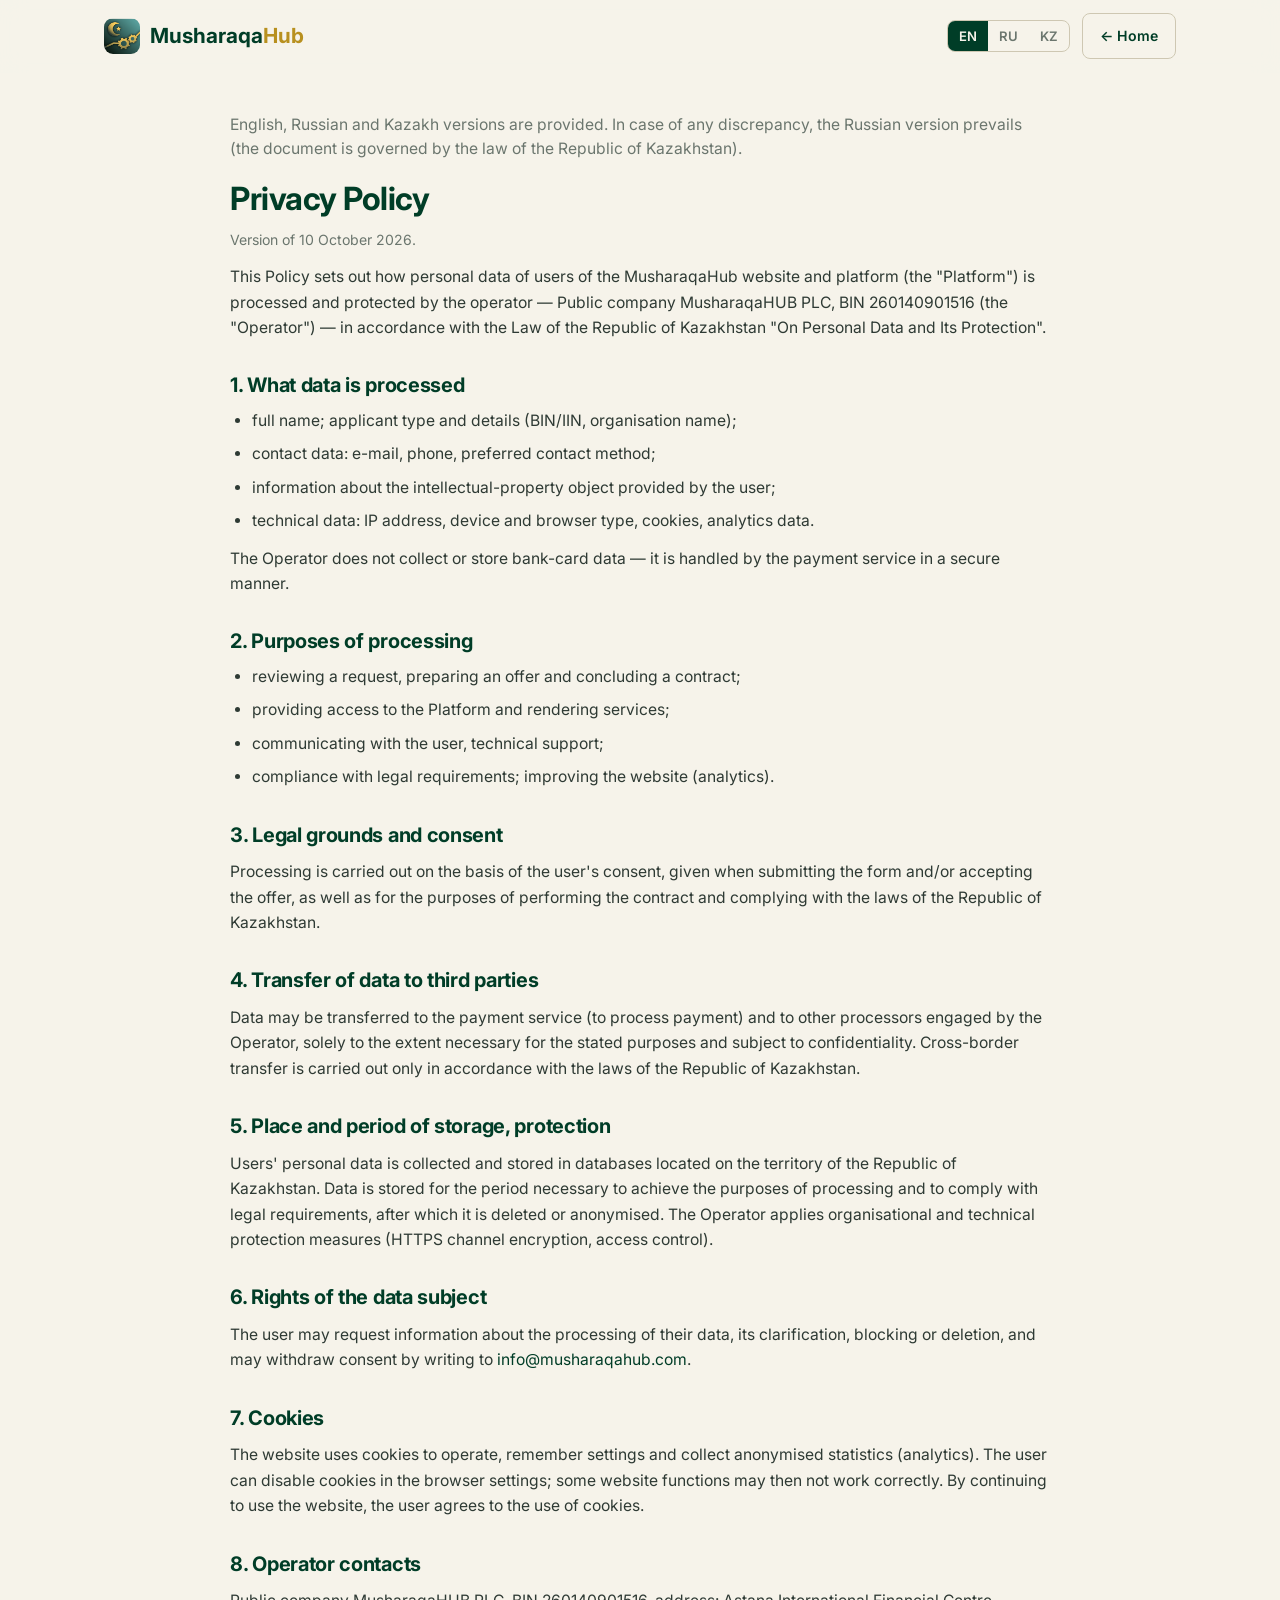
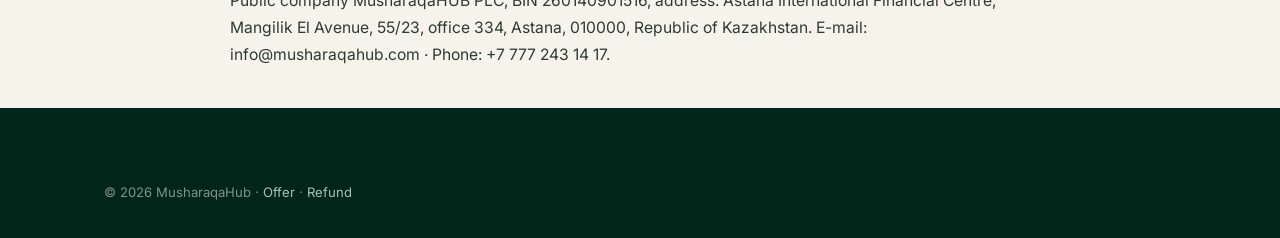
<file: privacy.html>
<!doctype html>
<html lang="en">
<head>
<meta charset="utf-8">
<meta name="viewport" content="width=device-width, initial-scale=1">
<title data-i18n="title">Privacy Policy — MusharaqaHub</title>
<link rel="icon" href="logo-icon.png" type="image/png">
<link href="https://fonts.googleapis.com/css2?family=Inter:wght@400;500;600;700&display=swap" rel="stylesheet">
<link rel="stylesheet" href="styles.css">
</head>
<body>
<header class="site"><div class="shell nav">
  <a href="index.html" class="brand"><img class="mark" src="logo-icon.png" alt=""><span class="bn">Musharaqa<b>Hub</b></span></a>
  <div class="nav-cta">
    <div class="lang-switch"><button type="button" data-lang="en" class="active" onclick="setLang('en')">EN</button><button type="button" data-lang="ru" onclick="setLang('ru')">RU</button><button type="button" data-lang="kz" onclick="setLang('kz')">KZ</button></div>
    <a href="index.html" class="btn btn-ghost" data-i18n="back">← Home</a>
  </div>
</div></header>

<div class="shell">
<div class="legal">
<p class="small muted" style="margin:0 0 18px" data-i18n="govnote">English, Russian and Kazakh versions are provided. In case of any discrepancy, the Russian version prevails (the document is governed by the law of the Republic of Kazakhstan).</p>
<h1 data-i18n="h1">Privacy Policy</h1>
<p class="updated" data-i18n="updated">Version of 10 October 2026.</p>

<p data-i18n="intro">This Policy sets out how personal data of users of the MusharaqaHub website and platform (the "Platform") is processed and protected by the operator — Public company MusharaqaHUB PLC, BIN 260140901516 (the "Operator") — in accordance with the Law of the Republic of Kazakhstan "On Personal Data and Its Protection".</p>

<h2 data-i18n="h2_1">1. What data is processed</h2>
<ul>
<li data-i18n="l1_1">full name; applicant type and details (BIN/IIN, organisation name);</li>
<li data-i18n="l1_2">contact data: e-mail, phone, preferred contact method;</li>
<li data-i18n="l1_3">information about the intellectual-property object provided by the user;</li>
<li data-i18n="l1_4">technical data: IP address, device and browser type, cookies, analytics data.</li>
</ul>
<p data-i18n="p1">The Operator does not collect or store bank-card data — it is handled by the payment service in a secure manner.</p>

<h2 data-i18n="h2_2">2. Purposes of processing</h2>
<ul>
<li data-i18n="l2_1">reviewing a request, preparing an offer and concluding a contract;</li>
<li data-i18n="l2_2">providing access to the Platform and rendering services;</li>
<li data-i18n="l2_3">communicating with the user, technical support;</li>
<li data-i18n="l2_4">compliance with legal requirements; improving the website (analytics).</li>
</ul>

<h2 data-i18n="h2_3">3. Legal grounds and consent</h2>
<p data-i18n="p3">Processing is carried out on the basis of the user's consent, given when submitting the form and/or accepting the offer, as well as for the purposes of performing the contract and complying with the laws of the Republic of Kazakhstan.</p>

<h2 data-i18n="h2_4">4. Transfer of data to third parties</h2>
<p data-i18n="p4">Data may be transferred to the payment service (to process payment) and to other processors engaged by the Operator, solely to the extent necessary for the stated purposes and subject to confidentiality. Cross-border transfer is carried out only in accordance with the laws of the Republic of Kazakhstan.</p>

<h2 data-i18n="h2_5">5. Place and period of storage, protection</h2>
<p data-i18n="p5">Users' personal data is collected and stored in databases located on the territory of the Republic of Kazakhstan. Data is stored for the period necessary to achieve the purposes of processing and to comply with legal requirements, after which it is deleted or anonymised. The Operator applies organisational and technical protection measures (HTTPS channel encryption, access control).</p>

<h2 data-i18n="h2_6">6. Rights of the data subject</h2>
<p data-i18n="p6">The user may request information about the processing of their data, its clarification, blocking or deletion, and may withdraw consent by writing to <a href="mailto:info@musharaqahub.com">info@musharaqahub.com</a>.</p>

<h2 id="cookie" data-i18n="h2_7">7. Cookies</h2>
<p data-i18n="p7">The website uses cookies to operate, remember settings and collect anonymised statistics (analytics). The user can disable cookies in the browser settings; some website functions may then not work correctly. By continuing to use the website, the user agrees to the use of cookies.</p>

<h2 data-i18n="h2_8">8. Operator contacts</h2>
<p class="reqs" style="color:var(--body)" data-i18n="contacts">Public company MusharaqaHUB PLC, BIN 260140901516, address: Astana International Financial Centre, Mangilik El Avenue, 55/23, office 334, Astana, 010000, Republic of Kazakhstan. E-mail: info@musharaqahub.com · Phone: +7 777 243 14 17.</p>
</div>
</div>

<footer class="site"><div class="shell"><p class="copy">© 2026 MusharaqaHub · <a href="oferta.html" style="display:inline" data-i18n="l.offer">Offer</a> · <a href="refund.html" style="display:inline" data-i18n="l.refund">Refund</a></p></div></footer>

<script>
const RU={
"title":"Политика конфиденциальности — MusharaqaHub","back":"← На главную",
"govnote":"Документ представлен на русском, английском и казахском языках. При расхождении преимущественную силу имеет русская версия (документ регулируется правом Республики Казахстан).",
"h1":"Политика конфиденциальности","updated":"Редакция от 10 октября 2026 г.",
"intro":"Настоящая Политика определяет порядок обработки и защиты персональных данных пользователей сайта и платформы MusharaqaHub (далее — «Платформа») оператором — Публичной компанией MusharaqaHUB PLC, БИН 260140901516 (далее — «Оператор»), в соответствии с Законом Республики Казахстан «О персональных данных и их защите».",
"h2_1":"1. Какие данные обрабатываются","l1_1":"фамилия, имя, отчество; тип и реквизиты заявителя (БИН/ИИН, наименование организации);","l1_2":"контактные данные: e-mail, телефон, предпочтительный способ связи;","l1_3":"сведения об объекте интеллектуальной собственности, предоставленные пользователем;","l1_4":"технические данные: IP-адрес, тип устройства и браузера, файлы cookie, данные аналитики.",
"p1":"Оператор не собирает и не хранит данные банковских карт — они обрабатываются платёжным сервисом в защищённом режиме.",
"h2_2":"2. Цели обработки","l2_1":"рассмотрение заявки, подготовка предложения и заключение договора;","l2_2":"предоставление доступа к Платформе и оказание услуг;","l2_3":"связь с пользователем, техническая поддержка;","l2_4":"исполнение требований законодательства; улучшение работы сайта (аналитика).",
"h2_3":"3. Правовые основания и согласие","p3":"Обработка осуществляется на основании согласия пользователя, выраженного при отправке формы и/или акцепте оферты, а также в целях исполнения договора и требований законодательства РК.",
"h2_4":"4. Передача данных третьим лицам","p4":"Данные могут передаваться платёжному сервису (для проведения оплаты), а также иным обработчикам, привлекаемым Оператором, исключительно в объёме, необходимом для указанных целей, и при обеспечении конфиденциальности. Трансграничная передача осуществляется только в соответствии с законодательством РК.",
"h2_5":"5. Место и срок хранения, защита","p5":"Персональные данные пользователей собираются и хранятся в базах данных, расположенных на территории Республики Казахстан. Данные хранятся в течение срока, необходимого для достижения целей обработки и исполнения требований законодательства, после чего удаляются или обезличиваются. Оператор принимает организационные и технические меры защиты (шифрование канала HTTPS, разграничение доступа).",
"h2_6":"6. Права субъекта данных","p6":"Пользователь вправе запросить информацию об обработке своих данных, их уточнение, блокирование или удаление, а также отозвать согласие, направив обращение на <a href=\"mailto:info@musharaqahub.com\">info@musharaqahub.com</a>.",
"h2_7":"7. Файлы cookie","p7":"Сайт использует файлы cookie для обеспечения работы, запоминания настроек и сбора обезличенной статистики (аналитика). Пользователь может отключить cookie в настройках браузера; при этом отдельные функции сайта могут работать некорректно. Продолжая пользоваться сайтом, пользователь соглашается с использованием cookie.",
"h2_8":"8. Контакты оператора","contacts":"Публичная компания MusharaqaHUB PLC, БИН 260140901516, адрес: Республика Казахстан, 010000, г. Астана, район Есиль, проспект Мангилик Ел, 55/23, офис 334. E-mail: info@musharaqahub.com · Тел.: +7 777 243 14 17.",
"l.offer":"Оферта","l.refund":"Возврат"
};
const KZ={"title": "Құпиялылық саясаты — MusharaqaHub", "back": "← Басты бетке", "govnote": "Құжат орыс, ағылшын және қазақ тілдерінде ұсынылған. Алшақтық болған жағдайда орыс тіліндегі нұсқа басым күшке ие болады (құжат Қазақстан Республикасының құқығымен реттеледі).", "h1": "Құпиялылық саясаты", "updated": "2026 жылғы 10 қазандағы редакция.", "intro": "Осы Саясат MusharaqaHub сайты мен платформасы (бұдан әрі — «Платформа») пайдаланушыларының дербес деректерін оператор — MusharaqaHUB PLC жария компаниясы, БСН 260140901516 (бұдан әрі — «Оператор») «Дербес деректер және оларды қорғау туралы» Қазақстан Республикасының Заңына сәйкес өңдеу және қорғау тәртібін айқындайды.", "h2_1": "1. Қандай деректер өңделеді", "l1_1": "тегі, аты, әкесінің аты; өтініш беруші түрі мен деректемелері (БСН/ЖСН, ұйым атауы);", "l1_2": "байланыс деректері: e-mail, телефон, байланыстың қолайлы тәсілі;", "l1_3": "пайдаланушы ұсынған зияткерлік меншік объектісі туралы мәліметтер;", "l1_4": "техникалық деректер: IP-мекенжай, құрылғы мен браузер түрі, cookie файлдары, аналитика деректері.", "p1": "Оператор банктік карталардың деректерін жинамайды және сақтамайды — оларды төлем сервисі қорғалған режимде өңдейді.", "h2_2": "2. Өңдеу мақсаттары", "l2_1": "өтінімді қарау, ұсыныс дайындау және шарт жасасу;", "l2_2": "Платформаға қолжетімділік беру және қызметтер көрсету;", "l2_3": "пайдаланушымен байланыс, техникалық қолдау;", "l2_4": "заңнама талаптарын орындау; сайт жұмысын жақсарту (аналитика).", "h2_3": "3. Құқықтық негіздер және келісім", "p3": "Өңдеу пайдаланушының форманы жіберу және/немесе офертаны акцептеу кезінде білдірілген келісімі негізінде, сондай-ақ шартты және ҚР заңнамасының талаптарын орындау мақсатында жүзеге асырылады.", "h2_4": "4. Деректерді үшінші тұлғаларға беру", "p4": "Деректер төлем сервисіне (төлемді жүргізу үшін), сондай-ақ Оператор тартатын өзге де өңдеушілерге тек көрсетілген мақсаттар үшін қажетті көлемде және құпиялылықты қамтамасыз ету жағдайында берілуі мүмкін. Трансшекаралық беру тек ҚР заңнамасына сәйкес жүзеге асырылады.", "h2_5": "5. Сақталу орны мен мерзімі, қорғау", "p5": "Пайдаланушылардың дербес деректері Қазақстан Республикасының аумағында орналасқан дерекқорларда жиналады және сақталады. Деректер өңдеу мақсаттарына жету және заңнама талаптарын орындау үшін қажетті мерзім ішінде сақталады, содан кейін жойылады немесе иесіздендіріледі. Оператор қорғаудың ұйымдастырушылық және техникалық шараларын қолданады (HTTPS арнасын шифрлау, қолжетімділікті бөлу).", "h2_6": "6. Дерек субъектісінің құқықтары", "p6": "Пайдаланушы өз деректерінің өңделуі туралы ақпаратты сұратуға, оларды нақтылауға, бұғаттауға немесе жоюға, сондай-ақ <a href=\"mailto:info@musharaqahub.com\">info@musharaqahub.com</a> мекенжайына өтініш жіберу арқылы келісімін кері қайтаруға құқылы.", "h2_7": "7. Cookie файлдары", "p7": "Сайт жұмысты қамтамасыз ету, баптауларды есте сақтау және иесіздендірілген статистиканы (аналитика) жинау үшін cookie файлдарын пайдаланады. Пайдаланушы cookie файлдарын браузер баптауларында өшіре алады; бұл ретте сайттың жекелеген функциялары дұрыс жұмыс істемеуі мүмкін. Сайтты пайдалануды жалғастыра отырып, пайдаланушы cookie пайдалануға келіседі.", "h2_8": "8. Оператор байланыстары", "contacts": "MusharaqaHUB PLC жария компаниясы, БСН 260140901516, мекенжайы: Қазақстан Республикасы, 010000, Астана қ., Есіл ауданы, Мәңгілік Ел даңғылы, 55/23, 334-кеңсе. E-mail: info@musharaqahub.com · Тел.: +7 777 243 14 17.", "l.offer": "Оферта", "l.refund": "Қайтару"};
function setLang(l){document.documentElement.lang=l;
 document.querySelectorAll('[data-i18n]').forEach(el=>{const k=el.getAttribute('data-i18n');
  if(l!=='en'){if(el.getAttribute('data-en')===null)el.setAttribute('data-en',el.innerHTML);var _d=(l==='kz'?KZ:RU);if(_d&&_d[k]!=null)el.innerHTML=_d[k];else el.innerHTML=el.getAttribute('data-en');}
  else if(el.getAttribute('data-en')!==null){el.innerHTML=el.getAttribute('data-en');}});
 const t=document.querySelector('[data-i18n="title"]');if(t)document.title=t.textContent;
 document.querySelectorAll('.lang-switch button').forEach(b=>b.classList.toggle('active',b.getAttribute('data-lang')===l));
 try{localStorage.setItem('lang',l)}catch(e){}}
try{var _s=localStorage.getItem('lang');if(_s==='ru'||_s==='kz')setLang(_s);}catch(e){}
</script>
</body>
</html>
</file>
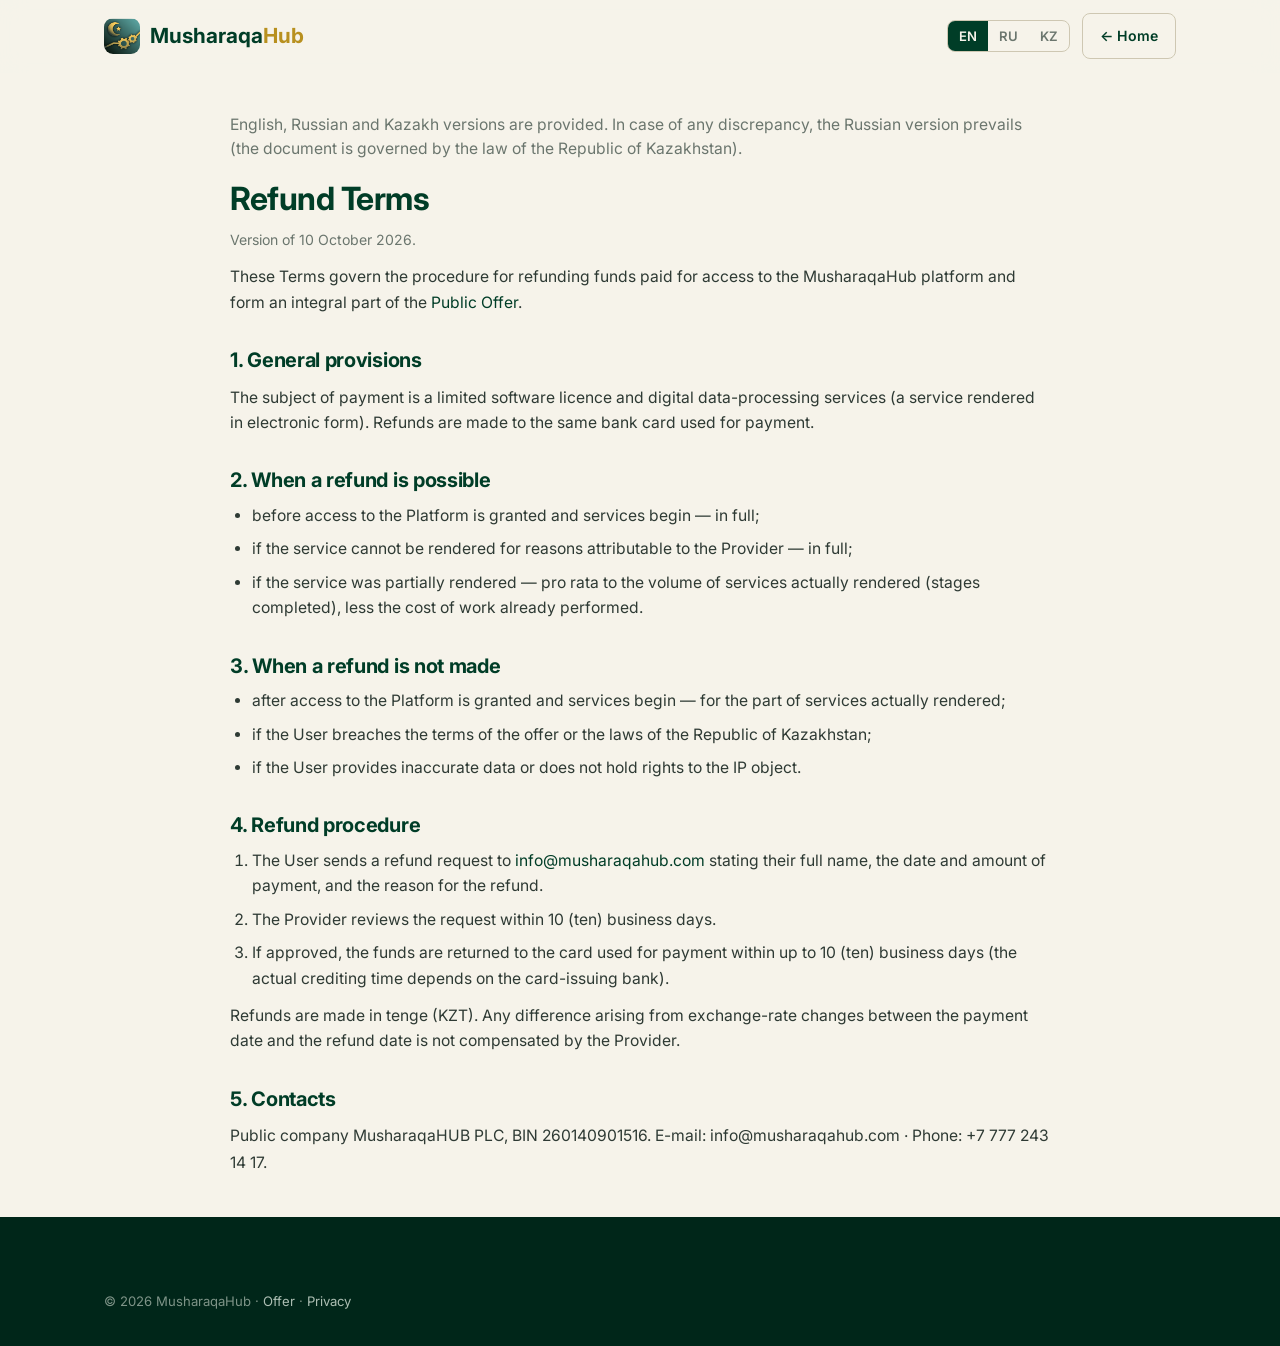
<file: refund.html>
<!doctype html>
<html lang="en">
<head>
<meta charset="utf-8">
<meta name="viewport" content="width=device-width, initial-scale=1">
<title data-i18n="title">Refund Terms — MusharaqaHub</title>
<link rel="icon" href="logo-icon.png" type="image/png">
<link href="https://fonts.googleapis.com/css2?family=Inter:wght@400;500;600;700&display=swap" rel="stylesheet">
<link rel="stylesheet" href="styles.css">
</head>
<body>
<header class="site"><div class="shell nav">
  <a href="index.html" class="brand"><img class="mark" src="logo-icon.png" alt=""><span class="bn">Musharaqa<b>Hub</b></span></a>
  <div class="nav-cta">
    <div class="lang-switch"><button type="button" data-lang="en" class="active" onclick="setLang('en')">EN</button><button type="button" data-lang="ru" onclick="setLang('ru')">RU</button><button type="button" data-lang="kz" onclick="setLang('kz')">KZ</button></div>
    <a href="index.html" class="btn btn-ghost" data-i18n="back">← Home</a>
  </div>
</div></header>

<div class="shell">
<div class="legal">
<p class="small muted" style="margin:0 0 18px" data-i18n="govnote">English, Russian and Kazakh versions are provided. In case of any discrepancy, the Russian version prevails (the document is governed by the law of the Republic of Kazakhstan).</p>
<h1 data-i18n="h1">Refund Terms</h1>
<p class="updated" data-i18n="updated">Version of 10 October 2026.</p>

<p data-i18n="intro">These Terms govern the procedure for refunding funds paid for access to the MusharaqaHub platform and form an integral part of the <a href="oferta.html">Public Offer</a>.</p>

<h2 data-i18n="h2_1">1. General provisions</h2>
<p data-i18n="p1">The subject of payment is a limited software licence and digital data-processing services (a service rendered in electronic form). Refunds are made to the same bank card used for payment.</p>

<h2 data-i18n="h2_2">2. When a refund is possible</h2>
<ul>
<li data-i18n="l2_1">before access to the Platform is granted and services begin — in full;</li>
<li data-i18n="l2_2">if the service cannot be rendered for reasons attributable to the Provider — in full;</li>
<li data-i18n="l2_3">if the service was partially rendered — pro rata to the volume of services actually rendered (stages completed), less the cost of work already performed.</li>
</ul>

<h2 data-i18n="h2_3">3. When a refund is not made</h2>
<ul>
<li data-i18n="l3_1">after access to the Platform is granted and services begin — for the part of services actually rendered;</li>
<li data-i18n="l3_2">if the User breaches the terms of the offer or the laws of the Republic of Kazakhstan;</li>
<li data-i18n="l3_3">if the User provides inaccurate data or does not hold rights to the IP object.</li>
</ul>

<h2 data-i18n="h2_4">4. Refund procedure</h2>
<ol>
<li data-i18n="o4_1">The User sends a refund request to <a href="mailto:info@musharaqahub.com">info@musharaqahub.com</a> stating their full name, the date and amount of payment, and the reason for the refund.</li>
<li data-i18n="o4_2">The Provider reviews the request within 10 (ten) business days.</li>
<li data-i18n="o4_3">If approved, the funds are returned to the card used for payment within up to 10 (ten) business days (the actual crediting time depends on the card-issuing bank).</li>
</ol>
<p data-i18n="p4cur">Refunds are made in tenge (KZT). Any difference arising from exchange-rate changes between the payment date and the refund date is not compensated by the Provider.</p>

<h2 data-i18n="h2_5">5. Contacts</h2>
<p class="reqs" style="color:var(--body)">Public company MusharaqaHUB PLC, BIN 260140901516. E-mail: info@musharaqahub.com · <span data-i18n="phone">Phone</span>: +7 777 243 14 17.</p>
</div>
</div>

<footer class="site"><div class="shell"><p class="copy">© 2026 MusharaqaHub · <a href="oferta.html" style="display:inline" data-i18n="l.offer">Offer</a> · <a href="privacy.html" style="display:inline" data-i18n="l.privacy">Privacy</a></p></div></footer>

<script>
const RU={
"title":"Условия возврата — MusharaqaHub","back":"← На главную",
"govnote":"Документ представлен на русском, английском и казахском языках. При расхождении преимущественную силу имеет русская версия (документ регулируется правом Республики Казахстан).",
"h1":"Условия возврата денежных средств","updated":"Редакция от 10 октября 2026 г.",
"intro":"Настоящие Условия регулируют порядок возврата денежных средств, оплаченных за доступ к платформе MusharaqaHub, и являются неотъемлемой частью <a href=\"oferta.html\">Публичной оферты</a>.",
"h2_1":"1. Общие положения","p1":"Предметом оплаты является ограниченная лицензия на программное обеспечение и услуги по цифровой обработке данных (услуга, оказываемая в электронной форме). Возврат производится на ту же банковскую карту, с которой была произведена оплата.",
"h2_2":"2. Когда возврат возможен","l2_1":"до момента предоставления доступа к Платформе и начала оказания услуг — в полном объёме;","l2_2":"если услуга не может быть оказана по причинам, зависящим от Исполнителя, — в полном объёме;","l2_3":"если услуга оказана частично — пропорционально объёму фактически оказанных услуг (пройденных этапов), за вычетом стоимости уже выполненных работ.",
"h2_3":"3. Когда возврат не производится","l3_1":"после предоставления доступа к Платформе и начала оказания услуг — в части фактически оказанных услуг;","l3_2":"при нарушении Пользователем условий оферты или законодательства РК;","l3_3":"при предоставлении Пользователем недостоверных данных или отсутствии у него прав на объект ИС.",
"h2_4":"4. Порядок возврата","o4_1":"Пользователь направляет заявление на возврат на адрес <a href=\"mailto:info@musharaqahub.com\">info@musharaqahub.com</a> с указанием ФИО, даты и суммы платежа, причины возврата.","o4_2":"Исполнитель рассматривает заявление в течение 10 (десяти) рабочих дней.","o4_3":"При положительном решении денежные средства возвращаются на карту, с которой была произведена оплата, в срок до 10 (десяти) рабочих дней (фактический срок зачисления зависит от банка-эмитента карты).",
"p4cur":"Возврат осуществляется в тенге (KZT). Разница, возникшая из-за изменения курса валют между датой оплаты и датой возврата, Исполнителем не компенсируется.",
"h2_5":"5. Контакты","phone":"Тел.","l.offer":"Оферта","l.privacy":"Конфиденциальность"
};
const KZ={"title": "Қайтару шарттары — MusharaqaHub", "back": "← Басты бетке", "govnote": "Құжат орыс, ағылшын және қазақ тілдерінде ұсынылған. Алшақтық болған жағдайда орыс тіліндегі нұсқа басым күшке ие болады (құжат Қазақстан Республикасының құқығымен реттеледі).", "h1": "Ақшаны қайтару шарттары", "updated": "2026 жылғы 10 қазандағы редакция.", "intro": "Осы Шарттар MusharaqaHub платформасына қолжетімділік үшін төленген ақшаны қайтару тәртібін реттейді және <a href=\"oferta.html\">Жария офертаның</a> ажырамас бөлігі болып табылады.", "h2_1": "1. Жалпы ережелер", "p1": "Төлем нысанасы бағдарламалық қамтамасыз етуге шектеулі лицензия және деректерді цифрлық өңдеу бойынша қызметтер (электрондық нысанда көрсетілетін қызмет) болып табылады. Қайтару төлем жүргізілген сол банктік картаға жүргізіледі.", "h2_2": "2. Қайтару қашан мүмкін", "l2_1": "Платформаға қолжетімділік берілгенге және қызметтер көрсетіле бастағанға дейін — толық көлемде;", "l2_2": "егер қызмет Орындаушыға байланысты себептермен көрсетілмейтін болса — толық көлемде;", "l2_3": "егер қызмет ішінара көрсетілген болса — нақты көрсетілген қызметтер (өткен кезеңдер) көлеміне барабар, орындалған жұмыстар құнын шегеріп.", "h2_3": "3. Қайтару қашан жүргізілмейді", "l3_1": "Платформаға қолжетімділік берілгеннен және қызметтер көрсетіле басталғаннан кейін — нақты көрсетілген қызметтер бөлігінде;", "l3_2": "Пайдаланушы оферта шарттарын немесе ҚР заңнамасын бұзған кезде;", "l3_3": "Пайдаланушы дұрыс емес деректер ұсынған немесе ЗМ объектісіне құқықтары болмаған кезде.", "h2_4": "4. Қайтару тәртібі", "o4_1": "Пайдаланушы <a href=\"mailto:info@musharaqahub.com\">info@musharaqahub.com</a> мекенжайына тегін, атын, әкесінің атын, төлем күні мен сомасын, қайтару себебін көрсете отырып қайтаруға өтініш жібереді.", "o4_2": "Орындаушы өтінішті 10 (он) жұмыс күні ішінде қарайды.", "o4_3": "Оң шешім қабылданған жағдайда ақша төлем жүргізілген картаға 10 (он) жұмыс күніне дейінгі мерзімде қайтарылады (есепке алудың нақты мерзімі картаны шығарушы банкке байланысты).", "p4cur": "Қайтару теңгемен (KZT) жүзеге асырылады. Төлем күні мен қайтару күні арасындағы валюта бағамының өзгеруінен туындаған айырманы Орындаушы өтемейді.", "h2_5": "5. Байланыстар", "phone": "Тел.", "l.offer": "Оферта", "l.privacy": "Құпиялылық"};
function setLang(l){document.documentElement.lang=l;
 document.querySelectorAll('[data-i18n]').forEach(el=>{const k=el.getAttribute('data-i18n');
  if(l!=='en'){if(el.getAttribute('data-en')===null)el.setAttribute('data-en',el.innerHTML);var _d=(l==='kz'?KZ:RU);if(_d&&_d[k]!=null)el.innerHTML=_d[k];else el.innerHTML=el.getAttribute('data-en');}
  else if(el.getAttribute('data-en')!==null){el.innerHTML=el.getAttribute('data-en');}});
 const t=document.querySelector('[data-i18n="title"]');if(t)document.title=t.textContent;
 document.querySelectorAll('.lang-switch button').forEach(b=>b.classList.toggle('active',b.getAttribute('data-lang')===l));
 try{localStorage.setItem('lang',l)}catch(e){}}
try{var _s=localStorage.getItem('lang');if(_s==='ru'||_s==='kz')setLang(_s);}catch(e){}
</script>
</body>
</html>
</file>
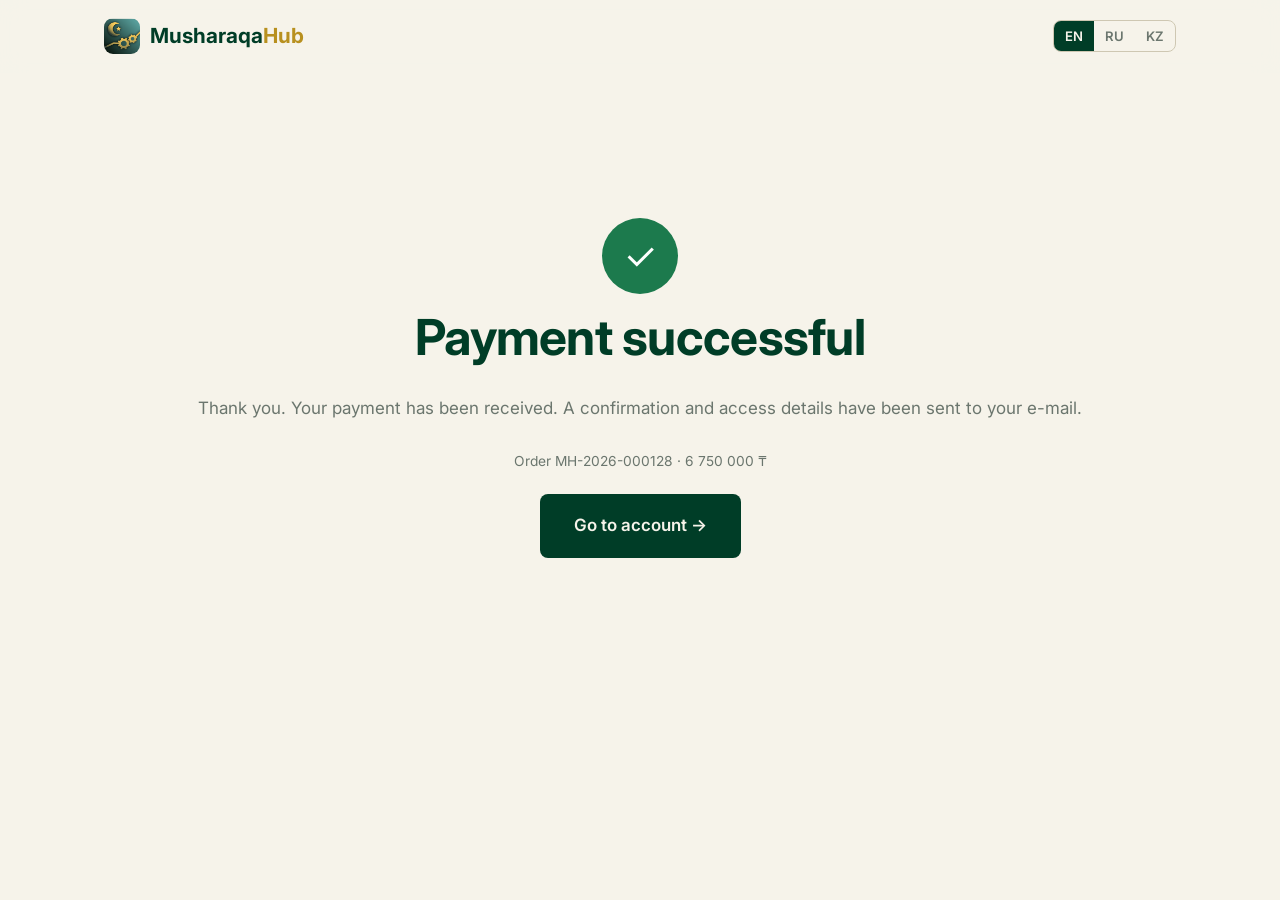
<file: success.html>
<!doctype html><html lang="en"><head>
<meta charset="utf-8"><meta name="viewport" content="width=device-width, initial-scale=1">
<title data-i18n="title">Payment successful — MusharaqaHub</title><meta name="robots" content="noindex">
<link rel="icon" href="logo-icon.png" type="image/png">
<link href="https://fonts.googleapis.com/css2?family=Inter:wght@400;500;600;700&display=swap" rel="stylesheet">
<link rel="stylesheet" href="styles.css"></head><body>
<header class="site"><div class="shell nav"><a href="index.html" class="brand"><img class="mark" src="logo-icon.png" alt=""><span class="bn">Musharaqa<b>Hub</b></span></a>
<div class="nav-cta"><div class="lang-switch"><button type="button" data-lang="en" class="active" onclick="setLang('en')">EN</button><button type="button" data-lang="ru" onclick="setLang('ru')">RU</button><button type="button" data-lang="kz" onclick="setLang('kz')">KZ</button></div></div></div></header>
<div class="result-wrap">
<div class="result-ic ok">✓</div>
<h1 data-i18n="h1">Payment successful</h1>
<p class="muted" data-i18n="p">Thank you. Your payment has been received. A confirmation and access details have been sent to your e-mail.</p>
<p class="small muted" data-i18n="ord">Order MH-2026-000128 · 6 750 000 ₸</p>
<a href="cabinet.html" class="btn btn-primary btn-lg" style="margin-top:8px" data-i18n="btn">Go to account →</a>
</div>
<script>
const RU={"title":"Оплата прошла — MusharaqaHub","h1":"Оплата прошла успешно","p":"Спасибо. Платёж получен. Подтверждение и данные доступа отправлены на вашу электронную почту.","ord":"Заказ MH-2026-000128 · 6 750 000 ₸","btn":"Перейти в кабинет →"};
const KZ={"title": "Төлем өтті — MusharaqaHub", "h1": "Төлем сәтті өтті", "p": "Рақмет. Төлем алынды. Растау және қолжетімділік деректері электрондық поштаңызға жіберілді.", "ord": "MH-2026-000128 тапсырысы · 6 750 000 ₸", "btn": "Кабинетке өту →"};
function setLang(l){document.documentElement.lang=l;document.querySelectorAll('[data-i18n]').forEach(el=>{const k=el.getAttribute('data-i18n');if(l!=='en'){if(el.getAttribute('data-en')===null)el.setAttribute('data-en',el.innerHTML);var _d=(l==='kz'?KZ:RU);if(_d&&_d[k]!=null)el.innerHTML=_d[k];else el.innerHTML=el.getAttribute('data-en');}else if(el.getAttribute('data-en')!==null){el.innerHTML=el.getAttribute('data-en');}});const t=document.querySelector('[data-i18n="title"]');if(t)document.title=t.textContent;document.querySelectorAll('.lang-switch button').forEach(b=>b.classList.toggle('active',b.getAttribute('data-lang')===l));try{localStorage.setItem('lang',l)}catch(e){}}
try{var _s=localStorage.getItem('lang');if(_s==='ru'||_s==='kz')setLang(_s);}catch(e){}
</script></body></html>
</file>
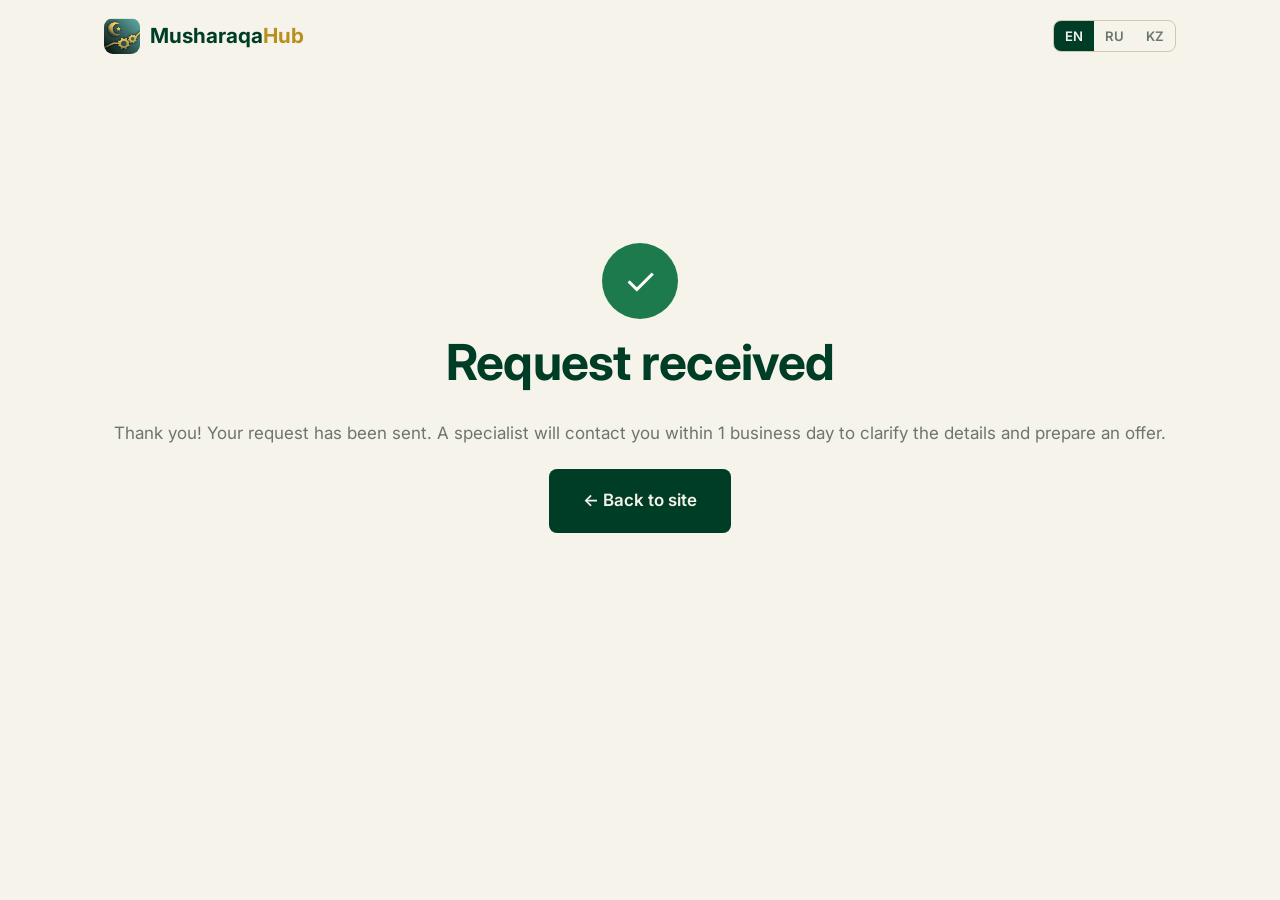
<file: thanks.html>
<!doctype html><html lang="en"><head>
<meta charset="utf-8"><meta name="viewport" content="width=device-width, initial-scale=1">
<title data-i18n="title">Request received — MusharaqaHub</title><meta name="robots" content="noindex">
<link rel="icon" href="logo-icon.png" type="image/png">
<link href="https://fonts.googleapis.com/css2?family=Inter:wght@400;500;600;700&display=swap" rel="stylesheet">
<link rel="stylesheet" href="styles.css"></head><body>
<header class="site"><div class="shell nav"><a href="index.html" class="brand"><img class="mark" src="logo-icon.png" alt=""><span class="bn">Musharaqa<b>Hub</b></span></a>
<div class="nav-cta"><div class="lang-switch"><button type="button" data-lang="en" class="active" onclick="setLang('en')">EN</button><button type="button" data-lang="ru" onclick="setLang('ru')">RU</button><button type="button" data-lang="kz" onclick="setLang('kz')">KZ</button></div></div></div></header>
<div class="result-wrap">
<div class="result-ic ok">✓</div>
<h1 data-i18n="h1">Request received</h1>
<p class="muted" data-i18n="p">Thank you! Your request has been sent. A specialist will contact you within 1 business day to clarify the details and prepare an offer.</p>
<a href="index.html" class="btn btn-primary btn-lg" style="margin-top:8px" data-i18n="btn">← Back to site</a>
</div>
<script>
const RU={"title":"Заявка принята — MusharaqaHub","h1":"Заявка принята","p":"Спасибо! Ваша заявка отправлена. Специалист свяжется с вами в течение 1 рабочего дня для уточнения деталей и подготовки предложения.","btn":"← Вернуться на сайт"};
const KZ={"title": "Өтінім қабылданды — MusharaqaHub", "h1": "Өтінім қабылданды", "p": "Рақмет! Өтініміңіз жіберілді. Маман егжей-тегжейін нақтылау және ұсыныс дайындау үшін 1 жұмыс күні ішінде сізбен байланысады.", "btn": "← Сайтқа оралу"};
function setLang(l){document.documentElement.lang=l;document.querySelectorAll('[data-i18n]').forEach(el=>{const k=el.getAttribute('data-i18n');if(l!=='en'){if(el.getAttribute('data-en')===null)el.setAttribute('data-en',el.innerHTML);var _d=(l==='kz'?KZ:RU);if(_d&&_d[k]!=null)el.innerHTML=_d[k];else el.innerHTML=el.getAttribute('data-en');}else if(el.getAttribute('data-en')!==null){el.innerHTML=el.getAttribute('data-en');}});const t=document.querySelector('[data-i18n="title"]');if(t)document.title=t.textContent;document.querySelectorAll('.lang-switch button').forEach(b=>b.classList.toggle('active',b.getAttribute('data-lang')===l));try{localStorage.setItem('lang',l)}catch(e){}}
try{var _s=localStorage.getItem('lang');if(_s==='ru'||_s==='kz')setLang(_s);}catch(e){}
</script></body></html>
</file>
<file: styles.css>
:root{
  --paper:#F6F3EA; --paper-2:#EFEADD; --ink:#003D27; --ink-deep:#002619;
  --gold:#B8901F; --gold-soft:#EFCC04; --body:#2E3A34; --muted:#6B766E;
  --line:#DED8C6; --line-2:#CEC7B2; --ok:#1C7A4D; --warn:#9A6B12;
  --sans:'Inter',-apple-system,BlinkMacSystemFont,'Segoe UI',Roboto,Arial,sans-serif;
  --maxw:1120px; --radius:12px;
  --shadow:0 18px 50px rgba(0,61,39,.08); --shadow-sm:0 6px 18px rgba(0,61,39,.06);
}
*{box-sizing:border-box;margin:0;padding:0}
html{scroll-behavior:smooth}
body{font-family:var(--sans);background:var(--paper);color:var(--body);line-height:1.62;font-size:17px;-webkit-font-smoothing:antialiased;text-rendering:optimizeLegibility}
a{color:var(--ink);text-decoration:none}
img{max-width:100%;display:block}
.shell{max-width:var(--maxw);margin:0 auto;padding:0 24px}
section{padding:72px 0}
h1,h2,h3{color:var(--ink);line-height:1.18;font-weight:700;letter-spacing:-.015em}
h1{font-size:clamp(2rem,4.4vw,3.1rem)}
h2{font-size:clamp(1.55rem,3vw,2.2rem)}
h3{font-size:1.18rem}
p{margin-top:.9rem}
.eyebrow{font-size:.74rem;letter-spacing:.14em;text-transform:uppercase;color:var(--gold);font-weight:600}
.lead{font-size:1.1rem;color:var(--body);max-width:58ch}
.muted{color:var(--muted)}
.small{font-size:.86rem;line-height:1.55}

/* buttons */
.btn{display:inline-flex;align-items:center;gap:.5em;font-family:inherit;font-size:1rem;font-weight:600;cursor:pointer;border:none;border-radius:8px;padding:15px 26px;transition:transform .2s ease,background .2s ease,box-shadow .2s ease;text-align:center;justify-content:center}
.btn-primary{background:var(--ink);color:var(--paper)}
.btn-primary:hover{background:var(--ink-deep);transform:translateY(-2px);box-shadow:var(--shadow-sm)}
.btn-gold{background:var(--gold);color:#1a1405}
.btn-gold:hover{background:var(--gold-soft);transform:translateY(-2px)}
.btn-ghost{background:transparent;color:var(--ink);border:1.5px solid var(--line-2)}
.btn-ghost:hover{border-color:var(--ink);background:rgba(0,61,39,.03)}
.btn-lg{padding:18px 34px;font-size:1.06rem}
.btn-block{display:flex;width:100%}

/* header */
header.site{position:sticky;top:0;z-index:50;background:rgba(246,243,234,.9);backdrop-filter:saturate(140%) blur(12px);border-bottom:1px solid transparent;transition:border-color .3s}
header.site.scrolled{border-bottom-color:var(--line)}
.nav{display:flex;align-items:center;justify-content:space-between;gap:20px;height:72px;flex-wrap:nowrap}
.brand{display:flex;align-items:center;gap:10px;font-weight:700;font-size:1.3rem;color:var(--ink)}
.brand .mark{width:36px;height:36px;border-radius:9px;object-fit:contain;background:transparent;flex:0 0 auto}
.brand .bn{white-space:nowrap}
.brand b{color:var(--gold)}
.nav-links{display:flex;gap:22px;align-items:center;flex-wrap:nowrap}
.nav-links a{font-size:.88rem;color:var(--body);font-weight:500;white-space:nowrap}
.nav-links a:hover{color:var(--ink)}
.nav-cta{display:flex;gap:10px;align-items:center;flex:0 0 auto}
.nav .btn{padding:11px 17px;font-size:.88rem;white-space:nowrap}
.menu-btn{display:none;background:none;border:none;cursor:pointer;padding:8px}
.menu-btn span{display:block;width:24px;height:2px;background:var(--ink);margin:5px 0;border-radius:2px}

/* hero */
.hero{background:linear-gradient(180deg,#F6F3EA 0%,#EFEADD 100%);padding:84px 0 72px}
.hero-grid{display:grid;grid-template-columns:1.15fr .85fr;gap:54px;align-items:center}
.hero h1{margin-top:14px}
.hero .lead{margin-top:18px;font-size:1.16rem}
.hero-actions{display:flex;gap:14px;margin-top:30px;flex-wrap:wrap}
.hero-note{margin-top:18px;font-size:.9rem;color:var(--muted)}
.hero-card{background:#fff;border:1px solid var(--line);border-radius:var(--radius);padding:28px;box-shadow:var(--shadow)}
.hero-card .k{font-size:.72rem;letter-spacing:.12em;text-transform:uppercase;color:var(--gold);font-weight:600}
.hero-card .price{font-size:2.3rem;font-weight:700;color:var(--ink);line-height:1.1;margin-top:8px}
.hero-card .price small{font-size:1rem;color:var(--muted);font-weight:500}
.hero-card ul{list-style:none;margin:20px 0 0;padding:0;display:grid;gap:11px}
.hero-card li{display:flex;gap:10px;font-size:.95rem}
.hero-card li::before{content:"✓";color:var(--ok);font-weight:700;flex:0 0 auto}
.hero-card .btn{margin-top:22px}
.pay-badges{display:flex;gap:10px;align-items:center;margin-top:16px;flex-wrap:wrap}
.pay-badges img,.pay-badges .pb{height:26px}
.pb{display:inline-flex;align-items:center;padding:4px 9px;border:1px solid var(--line-2);border-radius:5px;font-size:.72rem;font-weight:700;color:var(--muted);background:#fff;letter-spacing:.02em}

/* trust strip */
.strip{background:var(--ink);color:#DCE6DD}
.strip .shell{display:flex;gap:40px;flex-wrap:wrap;justify-content:space-between;padding-top:24px;padding-bottom:24px}
.strip .item{display:flex;flex-direction:column;gap:2px}
.strip .item b{color:#fff;font-size:1.02rem}
.strip .item span{font-size:.82rem;color:#9FB4A6}

/* generic blocks */
.block-head{max-width:62ch}
.block-head h2{margin-top:10px}
.cards{display:grid;grid-template-columns:repeat(3,1fr);gap:22px;margin-top:40px}
.card{background:#fff;border:1px solid var(--line);border-radius:var(--radius);padding:26px;box-shadow:var(--shadow-sm);transition:transform .25s ease,box-shadow .25s ease}
.card:hover{transform:translateY(-4px);box-shadow:var(--shadow)}
.card .num{font-size:.78rem;font-weight:700;color:var(--gold);letter-spacing:.08em}
.card h3{margin-top:10px}
.card p{font-size:.95rem;color:var(--body);margin-top:10px}

/* steps */
.steps{display:grid;grid-template-columns:1fr 1fr;gap:18px;margin-top:40px}
.step{display:flex;gap:16px;background:#fff;border:1px solid var(--line);border-radius:10px;padding:20px 22px}
.step .n{flex:0 0 auto;width:38px;height:38px;border-radius:9px;background:var(--paper-2);color:var(--ink);font-weight:700;display:flex;align-items:center;justify-content:center;font-size:.95rem}
.step h3{font-size:1.02rem}
.step p{font-size:.9rem;color:var(--muted);margin-top:5px}

/* about / disclaimer callout */
.callout{background:var(--paper-2);border-left:3px solid var(--gold);border-radius:0 8px 8px 0;padding:20px 24px;margin-top:26px}
.callout p{margin:0;font-size:.96rem}

/* price section */
.price-wrap{background:var(--ink-deep);color:#E7EFE8;border-radius:16px;padding:48px;display:grid;grid-template-columns:1.1fr .9fr;gap:44px;align-items:center}
.price-wrap h2{color:#fff}
.price-wrap .lead{color:#C7D6CC}
.price-wrap ul{list-style:none;margin:20px 0 0;display:grid;gap:12px}
.price-wrap li{display:flex;gap:11px;font-size:.98rem}
.price-wrap li::before{content:"✓";color:var(--gold-soft);font-weight:700}
.price-box{background:rgba(255,255,255,.06);border:1px solid rgba(239,204,4,.28);border-radius:12px;padding:30px;text-align:center}
.price-box .big{font-size:2.6rem;font-weight:700;color:#fff;line-height:1}
.price-box .cur{font-size:.92rem;color:#9FB4A6;margin-top:10px}
.price-box .btn{margin-top:22px}

/* CTA */
.cta{background:linear-gradient(180deg,#EFEADD,#F6F3EA);text-align:center}
.cta .shell{max-width:680px}
.cta h2{margin-bottom:8px}

/* form */
.form-wrap{max-width:760px;margin:0 auto}
.fgroup{margin-top:22px}
.fgroup>label{display:block;font-weight:600;font-size:.95rem;color:var(--ink);margin-bottom:8px}
.hint{font-size:.82rem;color:var(--muted);margin-top:5px}
input[type=text],input[type=email],input[type=tel],select,textarea{width:100%;font-family:inherit;font-size:1rem;color:var(--body);background:#fff;border:1.5px solid var(--line-2);border-radius:9px;padding:13px 15px;transition:border-color .2s}
input:focus,select:focus,textarea:focus{outline:none;border-color:var(--ink)}
textarea{min-height:110px;resize:vertical}
.radio-row,.check-col{display:grid;gap:10px;margin-top:4px}
.opt{display:flex;gap:10px;align-items:flex-start;background:#fff;border:1.5px solid var(--line-2);border-radius:9px;padding:12px 15px;cursor:pointer;transition:border-color .2s,background .2s}
.opt:hover{border-color:var(--ink)}
.opt input{margin-top:3px;flex:0 0 auto}
.opt span{font-size:.94rem}
.grid-2{display:grid;grid-template-columns:1fr 1fr;gap:18px}
.consent{background:var(--paper-2);border:1px solid var(--line);border-radius:10px;padding:18px;margin-top:14px;display:flex;gap:12px;align-items:flex-start}
.consent input{margin-top:4px;flex:0 0 auto;width:18px;height:18px}
.consent label{font-size:.88rem;line-height:1.5}
.form-note{font-size:.84rem;color:var(--muted);margin-top:16px;text-align:center}
.after-steps{list-style:none;counter-reset:a;display:grid;gap:14px;margin-top:20px}
.after-steps li{counter-increment:a;display:flex;gap:14px;font-size:.96rem}
.after-steps li::before{content:counter(a);flex:0 0 auto;width:30px;height:30px;border-radius:50%;background:var(--ink);color:#fff;font-weight:700;display:flex;align-items:center;justify-content:center;font-size:.9rem}

/* footer */
footer.site{background:var(--ink-deep);color:#AdBfB4;padding:56px 0 34px;font-size:.9rem}
footer.site .cols{display:grid;grid-template-columns:1.4fr 1fr 1fr;gap:34px;padding-bottom:30px;border-bottom:1px solid rgba(255,255,255,.08)}
footer .brand{color:#fff;margin-bottom:12px}
footer h4{color:#fff;font-size:.82rem;letter-spacing:.08em;text-transform:uppercase;margin-bottom:14px}
footer a{color:#AdBfB4;display:block;margin-bottom:9px}
footer a:hover{color:#fff}
.reqs{font-size:.84rem;line-height:1.7;color:#8FA498}
.disclaimer{font-size:.8rem;color:#7E9488;margin-top:20px;line-height:1.6}
.copy{margin-top:18px;font-size:.82rem;color:#7E9488}

/* legal pages */
.legal{max-width:820px;margin:0 auto;padding:40px 0}
.legal h1{font-size:2rem;margin-bottom:6px}
.legal h2{font-size:1.25rem;margin-top:34px}
.legal h3{font-size:1.05rem;margin-top:22px}
.legal p,.legal li{font-size:.98rem;margin-top:12px}
.legal ul,.legal ol{margin:10px 0 0 22px}
.legal li{margin-top:8px}
.legal .ph{background:#FFF4CC;color:#7a5a00;padding:1px 6px;border-radius:4px;font-weight:600}
.legal .updated{color:var(--muted);font-size:.88rem}
.backlink{display:inline-flex;gap:7px;align-items:center;color:var(--ink);font-weight:600;font-size:.92rem;margin-bottom:24px}

/* cookie banner */
.cookie{position:fixed;left:16px;right:16px;bottom:16px;max-width:620px;margin:0 auto;background:#fff;border:1px solid var(--line-2);border-radius:12px;box-shadow:var(--shadow);padding:18px 20px;display:flex;gap:16px;align-items:center;z-index:80;font-size:.88rem}
.cookie .btn{padding:10px 18px;flex:0 0 auto}

@media(max-width:900px){
  .hero-grid{grid-template-columns:1fr;gap:34px}
  .cards{grid-template-columns:1fr}
  .steps{grid-template-columns:1fr}
  .price-wrap{grid-template-columns:1fr;padding:32px;gap:28px}
  .grid-2{grid-template-columns:1fr}
  footer.site .cols{grid-template-columns:1fr;gap:26px}
}
/* nav collapses earlier so RU labels never cram onto two lines */
@media(max-width:1080px){
  .nav-links{display:none}
  .nav-links.open{display:flex;position:absolute;top:72px;left:0;right:0;flex-direction:column;background:var(--paper);border-bottom:1px solid var(--line);padding:18px 24px;gap:16px}
  .menu-btn{display:block}
  .nav-cta .btn-ghost{display:none}
}
@media(max-width:560px){
  body{font-size:16px;overflow-x:hidden}
  section{padding:54px 0}
  .price-box .big{font-size:2.1rem}
  /* compact header so logo + EN/RU + burger fit narrow phones */
  .shell{padding:0 16px}
  .nav{gap:8px}
  .brand{font-size:1.05rem;gap:8px}
  .brand .mark{width:30px;height:30px}
  .nav-cta{gap:8px}
  .lang-switch button{padding:6px 8px;font-size:.76rem}
  .menu-btn{padding:6px}
}

/* ===== main-site additions ===== */
.lang-switch{display:inline-flex;border:1.5px solid var(--line-2);border-radius:8px;overflow:hidden;margin-left:4px}
.lang-switch button{font-family:inherit;font-size:.82rem;font-weight:600;padding:7px 11px;border:none;background:transparent;color:var(--muted);cursor:pointer;transition:background .2s,color .2s}
.lang-switch button.active{background:var(--ink);color:var(--paper)}
.nav-cta{gap:12px}

/* advantages / why */
.why-grid{display:grid;grid-template-columns:repeat(2,1fr);gap:20px;margin-top:40px}
.why-item{display:flex;gap:16px;background:#fff;border:1px solid var(--line);border-radius:12px;padding:24px}
.why-item .ic{flex:0 0 auto;width:42px;height:42px;border-radius:10px;background:var(--paper-2);display:flex;align-items:center;justify-content:center;color:var(--ink)}
.why-item h3{font-size:1.06rem}
.why-item p{font-size:.92rem;color:var(--muted);margin-top:6px}

/* governance */
.gov{background:var(--ink-deep);color:#E7EFE8}
.gov h2{color:#fff}
.gov .lead{color:#C7D6CC}
.gov-grid{display:grid;grid-template-columns:repeat(4,1fr);gap:18px;margin-top:36px}
.gov-card{background:rgba(255,255,255,.05);border:1px solid rgba(239,204,4,.22);border-radius:12px;padding:22px}
.gov-card .k{font-family:var(--sans);font-size:.72rem;letter-spacing:.1em;text-transform:uppercase;color:var(--gold-soft);font-weight:600}
.gov-card h3{color:#fff;font-size:1rem;margin-top:8px}
.gov-card p{font-size:.86rem;color:#AdBfB4;margin-top:6px}

/* FAQ */
.faq{max-width:820px;margin:38px auto 0}
.faq details{border-bottom:1px solid var(--line);padding:18px 0}
.faq summary{font-weight:600;color:var(--ink);cursor:pointer;list-style:none;display:flex;justify-content:space-between;gap:16px;font-size:1.04rem}
.faq summary::-webkit-details-marker{display:none}
.faq summary::after{content:"+";color:var(--gold);font-size:1.4rem;line-height:1;flex:0 0 auto;transition:transform .2s}
.faq details[open] summary::after{transform:rotate(45deg)}
.faq details p{font-size:.96rem;color:var(--body);margin-top:12px}

/* contact */
.contact-grid{margin-top:40px}
.contact-info{max-width:640px;background:#fff;border:1px solid var(--line);border-radius:12px;padding:12px 28px 28px;box-shadow:var(--shadow-sm)}
.contact-info .row{display:flex;gap:14px;padding:16px 0;border-bottom:1px solid var(--line)}
.contact-info .row:last-of-type{border-bottom:none}
.contact-info .row .k{font-size:.74rem;letter-spacing:.1em;text-transform:uppercase;color:var(--gold-deep);font-weight:600;flex:0 0 120px;padding-top:2px}
.contact-info .row .v{font-size:.98rem}

@media(max-width:900px){
  .why-grid{grid-template-columns:1fr}
  .gov-grid{grid-template-columns:1fr 1fr}
  .contact-grid{grid-template-columns:1fr}
}
@media(max-width:560px){
  .gov-grid{grid-template-columns:1fr}
  .contact-info{padding:4px 18px 22px}
  .contact-info .row{flex-direction:column;gap:3px;padding:13px 0}
  .contact-info .row .k{flex:0 0 auto;width:auto;padding-top:0}
  .contact-info .row .v,.contact-info .row .v a{overflow-wrap:anywhere;word-break:break-word}
}

/* 404 */
.nf{min-height:70vh;display:flex;flex-direction:column;align-items:center;justify-content:center;text-align:center;gap:14px;padding:40px 24px}
.nf .code{font-size:4rem;font-weight:700;color:var(--ink);line-height:1}

/* price in KZT (dark price box) */
.price-box .big-kzt{font-size:1.35rem;font-weight:600;color:var(--gold-soft);margin-top:3px;line-height:1}

/* footer payment logos */
.pay-foot{display:flex;align-items:center;gap:12px;flex-wrap:wrap;padding:22px 0 4px;border-top:1px solid rgba(255,255,255,.08);margin-top:24px}
.pay-foot .lbl{font-size:.82rem;color:#8FA498;margin-right:2px}
.card-badge{display:inline-flex;align-items:center;justify-content:center;width:52px;height:32px;background:#fff;border-radius:6px;box-shadow:0 1px 3px rgba(0,0,0,.18)}
.card-badge svg{display:block}

/* "from" entry price under hero card price */
.price-from{font-size:.9rem;color:var(--gold-deep);font-weight:600;margin-top:3px}

/* ===== demo cabinet / payment / result pages ===== */
.demo-ribbon{background:var(--gold);color:#1a1405;text-align:center;font-size:.82rem;font-weight:600;padding:7px 16px;letter-spacing:.02em}
.auth-wrap{max-width:420px;margin:48px auto;padding:0 20px}
.auth-card{background:#fff;border:1px solid var(--line);border-radius:14px;padding:32px;box-shadow:var(--shadow)}
.auth-card h1{font-size:1.5rem;margin-bottom:6px}
.auth-card .sub{color:var(--muted);font-size:.92rem;margin-bottom:20px}
.testcreds{background:var(--paper-2);border:1px dashed var(--line-2);border-radius:9px;padding:12px 14px;font-size:.86rem;margin:4px 0 20px;line-height:1.7}
.testcreds b{color:var(--ink)}
.auth-card label{display:block;font-weight:600;font-size:.9rem;margin:14px 0 6px}
.auth-err{color:#B4231F;font-size:.88rem;margin-top:12px;display:none}

.dash-top{background:var(--ink-deep);color:#E7EFE8}
.dash-top .shell{display:flex;align-items:center;justify-content:space-between;height:66px;gap:16px}
.dash-top .brand{color:#fff}.dash-top .brand b{color:var(--gold-soft)}
.dash-top .who{font-size:.9rem;color:#AdBfB4;display:flex;align-items:center;gap:14px}
.dash-wrap{display:none}
.dash-grid{display:grid;grid-template-columns:1.3fr 1fr;gap:22px;margin-top:30px}
.panel{background:#fff;border:1px solid var(--line);border-radius:12px;padding:24px;box-shadow:var(--shadow-sm)}
.panel h3{font-size:1.06rem;margin-bottom:4px}
.panel .meta{font-size:.84rem;color:var(--muted)}
.status-pill{display:inline-block;font-size:.74rem;font-weight:700;padding:3px 10px;border-radius:20px;letter-spacing:.02em}
.sp-proc{background:#FFF1CC;color:#8a6300}.sp-ok{background:#D9F0E2;color:#1C7A4D}.sp-wait{background:#FBE3D4;color:#9A4A16}
.progress{height:8px;background:var(--paper-2);border-radius:6px;overflow:hidden;margin-top:14px}
.progress > i{display:block;height:100%;background:var(--gold);border-radius:6px}
.mod-row,.doc-row{display:flex;align-items:center;justify-content:space-between;gap:12px;padding:12px 0;border-bottom:1px solid var(--line);font-size:.93rem}
.mod-row:last-child,.doc-row:last-child{border-bottom:none}
.doc-row a{color:var(--ink);font-weight:600}
.bill-row{display:flex;justify-content:space-between;padding:9px 0;font-size:.95rem;border-bottom:1px solid var(--line)}
.bill-row.total{font-weight:700;color:var(--ink);border-bottom:none;font-size:1.05rem;padding-top:14px}

/* payment / checkout */
.pay-wrap{max-width:720px;margin:40px auto;padding:0 20px}
.order-card{background:#fff;border:1px solid var(--line);border-radius:14px;padding:30px;box-shadow:var(--shadow)}
.order-line{display:flex;justify-content:space-between;gap:16px;padding:12px 0;border-bottom:1px solid var(--line);font-size:.96rem}
.order-line.total{font-weight:700;color:var(--ink);font-size:1.2rem;border-bottom:none;padding-top:16px}
.pay-note{background:var(--paper-2);border-left:3px solid var(--gold);border-radius:0 8px 8px 0;padding:14px 18px;margin:18px 0;font-size:.9rem}
.secure-row{display:flex;align-items:center;gap:10px;justify-content:center;margin-top:16px;color:var(--muted);font-size:.84rem;flex-wrap:wrap}
.result-wrap{min-height:70vh;display:flex;flex-direction:column;align-items:center;justify-content:center;text-align:center;gap:14px;padding:40px 24px}
.result-ic{width:76px;height:76px;border-radius:50%;display:flex;align-items:center;justify-content:center;font-size:2.4rem;color:#fff}
.result-ic.ok{background:var(--ok)}.result-ic.fail{background:#B4231F}
.flow-steps{counter-reset:fs;max-width:760px;margin:30px auto 0;display:grid;gap:16px}
.flow-steps li{counter-increment:fs;list-style:none;display:flex;gap:16px;background:#fff;border:1px solid var(--line);border-radius:10px;padding:18px 20px}
.flow-steps li::before{content:counter(fs);flex:0 0 auto;width:34px;height:34px;border-radius:50%;background:var(--ink);color:#fff;font-weight:700;display:flex;align-items:center;justify-content:center}
.flow-steps h3{font-size:1rem}.flow-steps p{font-size:.9rem;color:var(--muted);margin-top:3px}
@media(max-width:760px){.dash-grid{grid-template-columns:1fr}}
</file>
